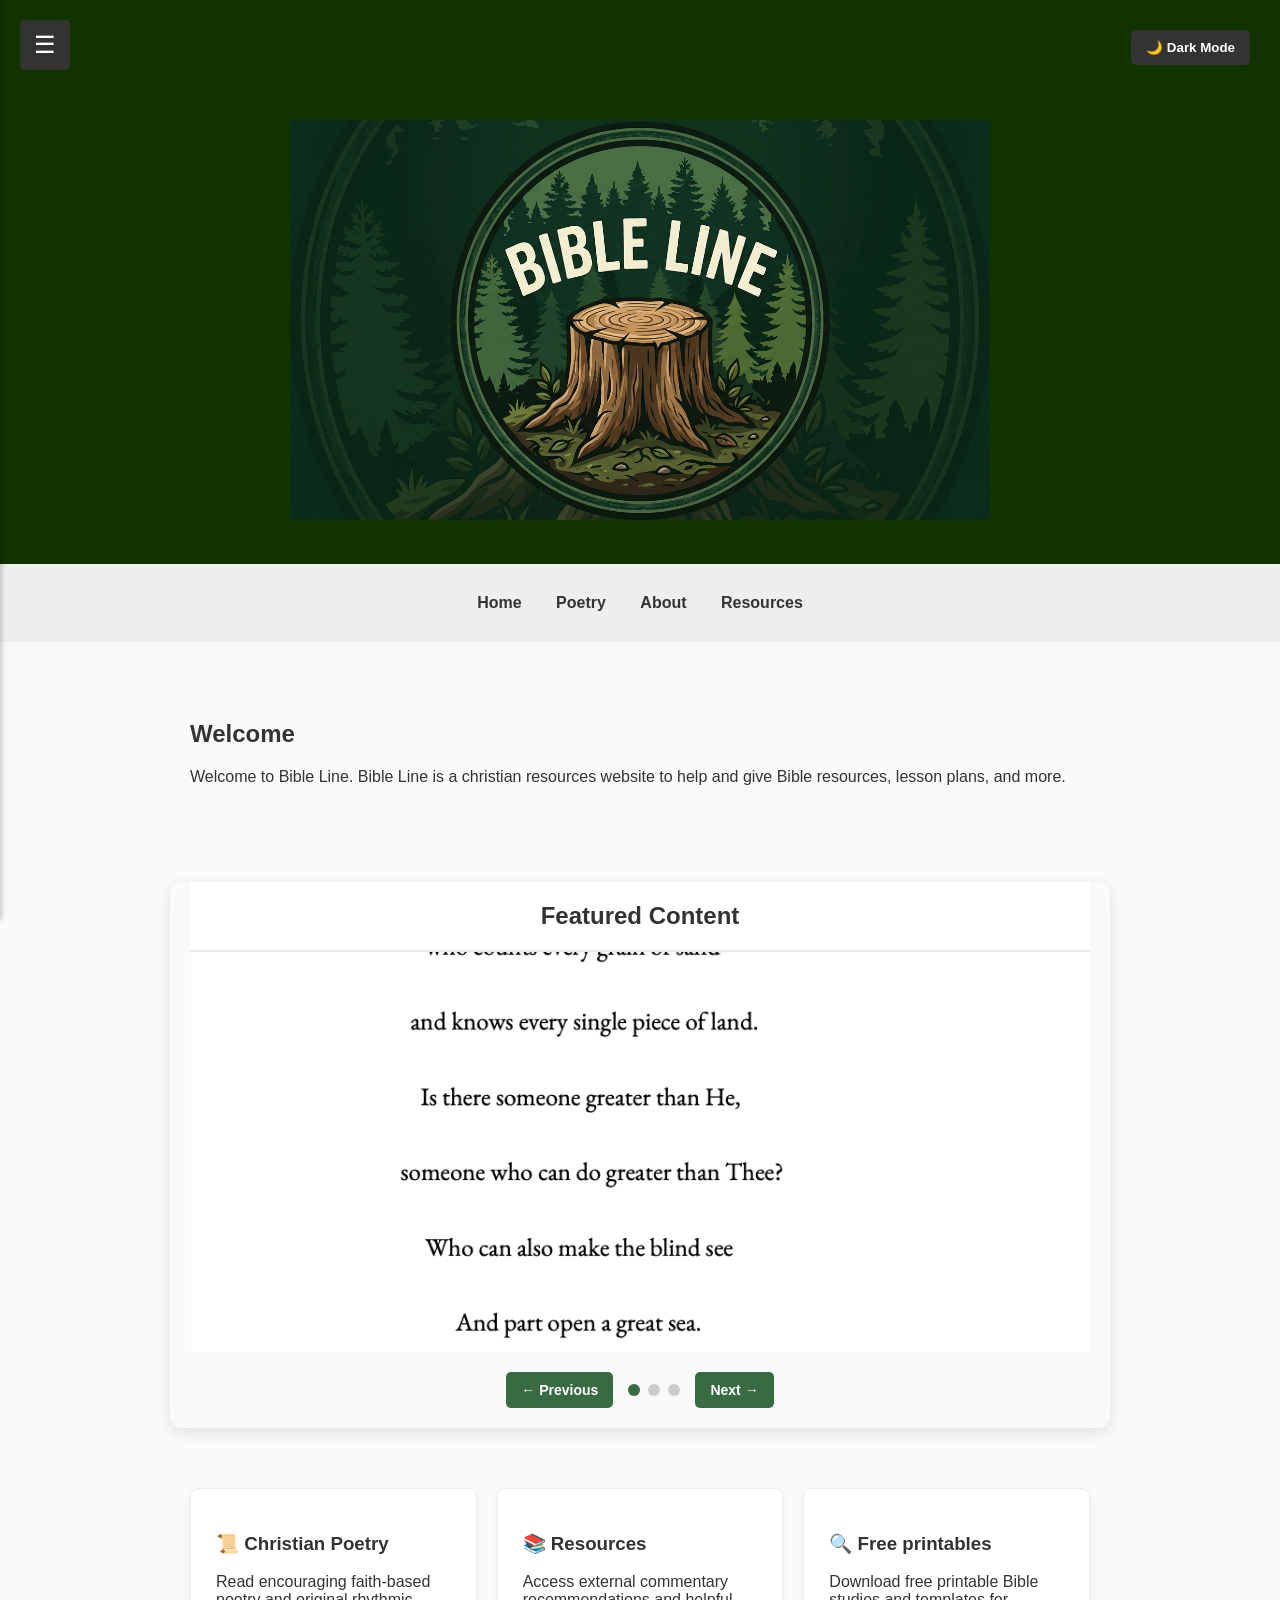
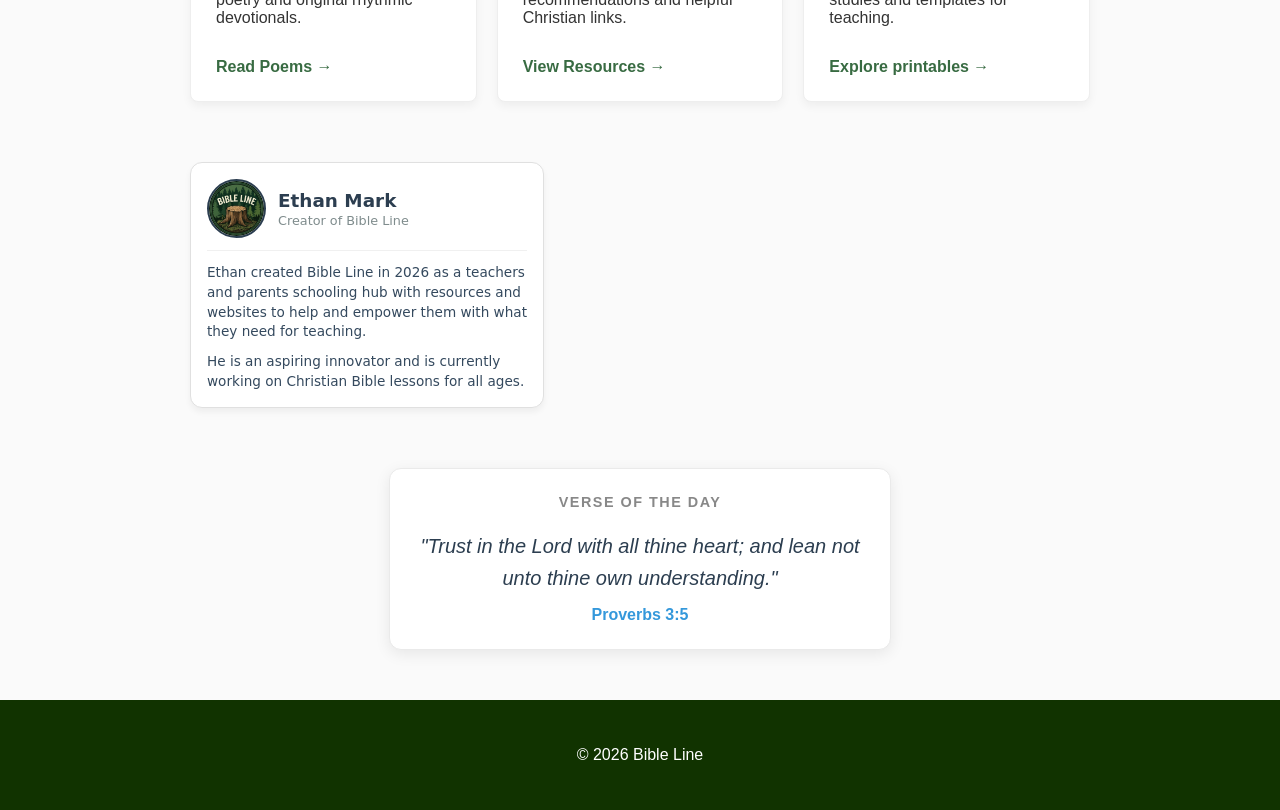
<file: index.html>
<!DOCTYPE html>
<html>
<head>
    <!-- Other tags like title and meta -->
    <link rel="icon" type="image/x-icon" href="favicon-32x32.png">
    <title>Bible Line</title>
    <meta name="viewport" content="width=device-width, initial-scale=1">
    <style>
        .dropdown-content {
            display: none;
            position: absolute; 
            background-color: #f9f9f9;
            box-shadow: 0px 8px 16px 0px rgba(0,0,0,0.2);
            padding: 12px;
            z-index: 1;
        }
        /* FIXED: Added a dot before dropdown-content */
        .dropdown:hover .dropdown-content {
            display: block; 
        }
        body {
            font-family: Arial, sans-serif;
            margin: 0;
            background: #fafafa;
            color: #333;
            transition: background 0.3s, color 0.3s;
        }
        body.dark-mode {
            background: #1a1a1a;
            color: #e0e0e0;
        }
        header {
            background: #130;
            color: white;
            text-align: center;
            padding: 40px;
            position: relative;
        }
        body.dark-mode header {
            background: #0a0a0a;
        }
        /* Sidebar Menu */
        .sidebar-menu {
            position: fixed;
            top: 0;
            left: 0;
            width: 250px;
            height: 100vh;
            background: #130;
            color: white;
            padding-top: 20px;
            transform: translateX(-100%);
            transition: transform 0.3s ease;
            z-index: 2000;
            box-shadow: 2px 0 5px rgba(0, 0, 0, 0.2);
            overflow-y: auto;
        }
        body.dark-mode .sidebar-menu {
            background: #0a0a0a;
        }
        .sidebar-menu.active {
            transform: translateX(0);
        }
        .sidebar-menu a {
            display: block;
            padding: 15px 20px;
            text-decoration: none;
            color: white;
            font-weight: bold;
            transition: all 0.3s ease;
            border-left: 4px solid transparent;
        }
        .sidebar-menu a:hover, .sidebar-menu a:active, .sidebar-menu a:focus {
            background-color: rgba(56, 107, 66, 0.2);
            border-left-color: rgb(56, 107, 66);
            padding-left: 25px;
            color: rgb(56, 107, 66);
        }
        .sidebar-menu a.active {
            background-color: rgba(56, 107, 66, 0.2);
            border-left-color: rgb(56, 107, 66);
            color: rgb(56, 107, 66);
        }
        /* Menu Toggle Button */
        .menu-toggle {
            position: fixed;
            top: 20px;
            left: 20px;
            z-index: 2001;
            background: #333;
            color: white;
            border: none;
            padding: 12px 15px;
            font-size: 24px;
            cursor: pointer;
            border-radius: 5px;
            transition: all 0.3s ease;
            width: 50px;
            height: 50px;
            display: flex;
            align-items: center;
            justify-content: center;
        }
        body.dark-mode .menu-toggle {
            background: #666;
        }
        .menu-toggle:hover {
            background: rgb(56, 107, 66);
            transform: scale(1.05);
        }
        /* Close button inside sidebar */
        .sidebar-close {
            position: absolute;
            top: 20px;
            right: 20px;
            background: none;
            border: none;
            color: white;
            font-size: 28px;
            cursor: pointer;
            padding: 0;
            transition: color 0.3s ease;
        }
        .sidebar-close:hover {
            color: rgb(56, 107, 66);
        }
        /* Overlay when sidebar is open */
        .sidebar-overlay {
            position: fixed;
            top: 0;
            left: 0;
            width: 100%;
            height: 100%;
            background: rgba(0, 0, 0, 0.5);
            z-index: 1999;
            display: none;
        }
        .sidebar-overlay.active {
            display: block;
        }
        /* Adjust header for menu */
        header {
            margin-left: 0;
            transition: margin-left 0.3s ease;
        }
        /* Sidebar menu title */
        .sidebar-title {
            padding: 20px;
            text-align: center;
            border-bottom: 2px solid rgba(255, 255, 255, 0.2);
            margin-bottom: 10px;
            font-size: 18px;
        }
        nav {
            background: #eee;
            text-align: center;
            padding: 15px;
            margin-left: 0;
            transition: margin-left 0.3s ease;
        }
        body.dark-mode nav {
            background: #2a2a2a;
        }
        nav a {
            margin: 15px;
            text-decoration: none;
            color: #333;
            font-weight: bold;
            display: inline-block;
        }
        body.dark-mode nav a {
            color: #e0e0e0;
        }
        nav a:hover, nav a:active, nav a:focus {
            color: rgb(56, 107, 66);
        }
        .hero {
            text-align: center;
            padding: 80px 20px;
            background: #f5f5f5;
        }
        body.dark-mode .hero {
            background: #222;
        }
        section {
            max-width: 900px;
            margin: auto;
            padding: 40px;
        }
        .button {
            background: #000;
            color: white;
            padding: 12px 20px;
            text-decoration: none;
            border-radius: 5px;
            cursor: pointer;
            border: none;
            font-size: 16px;
        }
        .dark-mode-toggle {
            background: #333;
            color: white;
            padding: 10px 15px;
            border: none;
            border-radius: 5px;
            cursor: pointer;
            font-weight: bold;
            margin: 10px;
            position: absolute;
            top: 20px;
            right: 20px;
            transition: background 0.3s ease;
        }
        .dark-mode-toggle:hover {
            background: rgb(56, 107, 66);
        }
        body.dark-mode .dark-mode-toggle {
            background: #666;
        }
        .book {
            background: white;
            padding: 20px;
            margin-bottom: 25px;
            border-radius: 6px;
            box-shadow: 0 0 5px rgba(0, 0, 0, 0.1);
        }
        body.dark-mode .book {
            background: #2a2a2a;
            box-shadow: 0 0 5px rgba(255, 255, 255, 0.1);
        }
        footer {
            text-align: center;
            padding: 30px;
            background: #130;
            color: white;
            margin-top: 50px;
        }
        body.dark-mode footer {
            background: #0a0a0a;
        }
        ::-webkit-scrollbar {
            width: 10px;
        }
        ::-webkit-scrollbar-track {
            background: #f7f7f6;
        }
        ::-webkit-scrollbar-thumb {
            background: #1008;
        }
        ::-webkit-scrollbar-thumb:hover {
            background: #688;
        }
        /* Mobile adjustments */
        @media (max-width: 768px) {
            .menu-toggle {
                width: 45px;
                height: 45px;
                padding: 10px;
            }
            .sidebar-menu {
                width: 200px;
            }
        }
        
        /* Widget Styling */
        #verse-widget {
            font-family: 'Segoe UI', Tahoma, Geneva, Verdana, sans-serif;
            max-width: 450px;
            margin: 20px auto;
            padding: 25px;
            background-color: #FFFFFF;
            border-radius: 12px;
            box-shadow: 0 4px 15px rgba(0, 0, 0, 0.08);
            text-align: center;
            border: 1px solid #EAEAEA;
        }
        body.dark-mode #verse-widget {
            background-color: #2a2a2a;
            border: 1px solid #444444;
            box-shadow: 0 4px 15px rgba(0, 0, 0, 0.3);
        }
        .verse-header {
            font-size: 0.9rem;
            text-transform: uppercase;
            letter-spacing: 1.5px;
            color: #888888;
            margin-bottom: 15px;
            font-weight: 600;
        }
        body.dark-mode .verse-header {
            color: #aaaaaa;
        }
        #verse-text {
            font-size: 1.25rem;
            font-style: italic;
            color: #2C3E50;
            line-height: 1.6;
            margin-bottom: 12px;
        }
        body.dark-mode #verse-text {
            color: #e0e0e0;
        }
        #verse-reference {
            font-size: 1rem;
            font-weight: 600;
            color: #3498DB;
            margin: 0;
        }
        body.dark-mode #verse-reference {
            color: #5dade2;
        }
        .features-grid {
            display: grid;
            grid-template-columns: repeat(auto-fit, minmax(250px, 1fr));
            gap: 20px;
            padding: 20px 40px;
        }
        .feature-card {
            background: white;
            padding: 25px;
            border-radius: 8px;
            box-shadow: 0 4px 10px rgba(0,0,0,0.05);
            transition: transform 0.2s;
            border: 1px solid #eee;
        }
        .feature-card:hover {
            transform: translateY(-5px);
        }
        body.dark-mode .feature-card {
            background: #2a2a2a;
            border-color: #333;
            box-shadow: 0 4px 10px rgba(0,0,0,0.3);
        }
        .card-link {
            display: inline-block;
            margin-top: 15px;
            color: rgb(56, 107, 66);
            text-decoration: none;
            font-weight: bold;
        }
        .search-section { text-align: center; }
        .search-box { display: flex; max-width: 500px; margin: 0 auto 20px; }
        .search-box input { flex: 1; padding: 12px; border: 1px solid #ccc; border-radius: 4px 0 0 4px; }
        .search-box button { padding: 12px 20px; background: rgb(56, 107, 66); color: white; border: none; border-radius: 0 4px 4px 0; cursor: pointer; }
        .search-result-box { max-width: 500px; margin: 0 auto; padding: 20px; background: #fff; border-left: 4px solid rgb(56, 107, 66); border-radius: 4px; }
        body.dark-mode .search-result-box { background: #2a2a2a; }
   
    /* Base Card Layout */
.creator-card {
  max-width: 320px; /* Small, compact width */
  background: #ffffff;
  border: 1px solid #e0e0e0;
  border-radius: 12px;
  padding: 16px;
  box-shadow: 0 4px 6px rgba(0, 0, 0, 0.05);
  font-family: system-ui, -apple-system, sans-serif;
  
  /* Smooth transition setup for the hover effect */
  transition: transform 0.3s ease, box-shadow 0.3s ease;
}

/* Header Layout (Flexbox aligns image and text side-by-side) */
.card-header {
  display: flex;
  align-items: center;
  gap: 12px;
  margin-bottom: 12px;
  border-bottom: 1px solid #f0f0f0;
  padding-bottom: 12px;
}

/* Circular Profile Picture */
.card-picture {
  width: 55px;
  height: 55px;
  border-radius: 50%;
  object-fit: cover;
  border: 2px solid #2c3e50; /* Adjust color to match your site theme */
}

/* Typography Inside Card */
.card-titles h1 {
  font-size: 1.15rem;
  margin: 0;
  color: #2c3e50;
}

.card-subtitle {
  font-size: 0.8rem;
  color: #7f8c8d;
  display: block;
  margin-top: 2px;
}

.card-content p {
  font-size: 0.85rem;
  line-height: 1.45;
  color: #34495e;
  margin: 0 0 10px 0;
}

.card-content p:last-child {
  margin-bottom: 0; /* Cleans up spacing at the bottom */
}

/* The Hover Animation Effect */
.creator-card:hover {
  transform: translateY(-5px); /* Lifts the card up slightly */
  box-shadow: 0 12px 20px rgba(0, 0, 0, 0.1); /* Deepens the shadow */
  border-color: #2c3e50; /* Optional: Changes border accent color on hover */
}

        /* Carousel Styling */
        .carousel-container {
            max-width: 900px;
            margin: 40px auto;
            padding: 0 20px;
            position: relative;
            overflow: hidden;
            border-radius: 12px;
            box-shadow: 0 4px 15px rgba(0, 0, 0, 0.1);
        }

        body.dark-mode .carousel-container {
            box-shadow: 0 4px 15px rgba(0, 0, 0, 0.3);
        }

        .carousel {
            position: relative;
            width: 100%;
            height: 400px;
            background: #f0f0f0;
            overflow: hidden;
        }

        body.dark-mode .carousel {
            background: #222;
        }

        .carousel-slide {
            position: absolute;
            width: 100%;
            height: 100%;
            opacity: 0;
            transition: opacity 0.8s ease-in-out;
            display: flex;
            align-items: center;
            justify-content: center;
        }

        .carousel-slide.active {
            opacity: 1;
        }

        .carousel-slide img {
            width: 100%;
            height: 100%;
            object-fit: cover;
        }

        /* Carousel Controls */
        .carousel-controls {
            display: flex;
            justify-content: center;
            align-items: center;
            gap: 15px;
            padding: 20px;
            background: #f9f9f9;
        }

        body.dark-mode .carousel-controls {
            background: #2a2a2a;
        }

        .carousel-btn {
            background: rgb(56, 107, 66);
            color: white;
            border: none;
            padding: 10px 15px;
            border-radius: 5px;
            cursor: pointer;
            font-weight: bold;
            transition: background 0.3s ease;
            font-size: 14px;
        }

        .carousel-btn:hover {
            background: #3d7547;
        }

        .carousel-dots {
            display: flex;
            gap: 8px;
            justify-content: center;
        }

        .dot {
            width: 12px;
            height: 12px;
            border-radius: 50%;
            background: #ccc;
            cursor: pointer;
            transition: background 0.3s ease;
        }

        .dot.active {
            background: rgb(56, 107, 66);
        }

        .dot:hover {
            background: #999;
        }

        .carousel-title {
            text-align: center;
            padding: 20px;
            font-size: 24px;
            font-weight: bold;
            color: #333;
            background: white;
            border-bottom: 2px solid #eaeaea;
        }

        body.dark-mode .carousel-title {
            background: #2a2a2a;
            color: #e0e0e0;
            border-bottom-color: #444;
        }

        @media (max-width: 768px) {
            .carousel {
                height: 250px;
            }

            .carousel-btn {
                padding: 8px 12px;
                font-size: 12px;
            }

            .carousel-title {
                font-size: 18px;
            }
        }
    </style>
</head>
<body>

    <!-- Sidebar Overlay -->
    <div class="sidebar-overlay" id="sidebarOverlay" onclick="closeSidebar()"></div>

    <!-- Sidebar Menu -->
    <div class="sidebar-menu" id="sidebarMenu">
        <button class="sidebar-close" onclick="closeSidebar()">✕</button>
        <img class="sidebar-title" src="bibleline_logo.png" alt="Company Logo" width="150" height="100">
        <a href="index.html" class="active">Home</a>
        <a href="poetry.html">Poetry</a>
        <a href="about.html">About</a>
           <div class="dropdown">
  <a href="resources.html">Resources</a>
     <div class="dropdown-content">
       <a href="science.html">Science</a>
       <a href="bible.html">Bible</a>
          <a href="biblelineresources.html">Bible Line resources</a>
  </div> 
</div>
   
     
    </div> <!-- FIXED: Added missing closing div for sidebar-menu -->
<!-- Menu Toggle Button -->
<button class="menu-toggle" id="menuToggle" onclick="toggleSidebar()">☰</button>
<header>
  <button class="dark-mode-toggle top-right" onclick="toggleDarkMode()">🌙 Dark Mode</button>
</header>
    <!-- Menu Toggle Button -->
    <button class="menu-toggle" id="menuToggle" onclick="toggleSidebar()">☰</button>

    <header>
        <img src="bibleline_logo.png" alt="Company Logo" width="700" height="400">
    </header>

    <nav>
        <a href="index.html">Home</a>
        <a href="poetry.html">Poetry</a>
        <a href="about.html">About</a>
        <a href="resources.html">Resources</a>
    </nav>
    <br>
  <section>
        <h2>Welcome</h2>
        <p>Welcome to Bible Line. Bible Line is a christian resources website to help and give Bible resources, lesson plans, and more.</p>
    </section>

    <!-- Auto-Rotating Carousel -->
    <div class="carousel-container">
        <div class="carousel-title">Featured Content</div>
        <div class="carousel">
            <div class="carousel-slide active">
                <img src="Who is He.png" alt="Featured Image 1">
            </div>
            <div class="carousel-slide">
                <img src="The love Definition.png" alt="Featured Image 2">
            </div>
            <div class="carousel-slide">
                <img src="bibleline_logo.png" alt="Featured Image 3">
            </div>
        </div>
        <div class="carousel-controls">
            <button class="carousel-btn" onclick="previousSlide()">← Previous</button>
            <div class="carousel-dots">
                <span class="dot active" onclick="goToSlide(0)"></span>
                <span class="dot" onclick="goToSlide(1)"></span>
                <span class="dot" onclick="goToSlide(2)"></span>
              <!--  <span class="dot" onclick="goToSlide(3)"></span> -->
            </div>
            <button class="carousel-btn" onclick="nextSlide()">Next →</button>
        </div>
    </div>
    
<section class="features-grid">
    <div class="feature-card">
        <h3>📜 Christian Poetry</h3>
        <p>Read encouraging faith-based poetry and original rhythmic devotionals.</p>
        <a href="poetry.html" class="card-link">Read Poems →</a>
    </div>
    <div class="feature-card">
        <h3>📚 Resources</h3>
        <p>Access external commentary recommendations and helpful Christian links.</p>
        <a href="resources.html" class="card-link">View Resources →</a>
    </div>
    <div class="feature-card">
        <h3>🔍 Free printables</h3>
        <p>Download free printable Bible studies and templates for teaching.</p>
        <a href="biblelineresources.html" class="card-link">Explore printables →</a>
    </div>
</section>

    <!-- Hoverable Creator Card -->
<section><aside class="creator-card">
  <div class="card-header">
    <img src="bibleline_logo.png" alt="Ethan Mark Profile Picture" class="card-picture">
    <div class="card-titles">
      <h1>Ethan Mark</h1>
      <span class="card-subtitle">Creator of Bible Line</span>
    </div>
  </div>
  
  <div class="card-content">
    <p>Ethan created Bible Line in 2026 as a teachers and parents schooling hub with resources and websites to help and empower them with what they need for teaching.</p>
    <p>He is an aspiring innovator and is currently working on Christian Bible lessons for all ages.</p>
  </div>
</aside></section>
<!---<section class="search-section">
    <h2>Quick Scripture Lookup</h2>
    <div class="search-box">
        <input type="text" id="scriptureInput" placeholder="e.g., John 3:16 or Genesis 1:1">
        <button onclick="lookupScripture()">Search</button>
    </div>
    <div id="searchResult" class="search-result-box" style="display:none;"></div>
</section> -->
    
    <!-- Verse of the Day Widget Container -->
    <div id="verse-widget">
        <div class="verse-header">Verse of the Day</div>
        <p id="verse-text">Loading daily verse...</p>
        <p id="verse-reference"></p>
    </div>

    
    <footer>
        <p>© 2026 Bible Line</p>
    </footer>

    <!-- Combined and Corrected Logic Script -->
    <script>
        // A curated list of verses to rotate through daily
        const verses = [
            {
                text: "I can do all things through Christ which strengtheneth me.",
                ref: "Philippians 4:13"
            },
            {
                text: "For I know the thoughts that I think toward you, saith the Lord, thoughts of peace, and not of evil, to give you an expected end.",
                ref: "Jeremiah 29:11"
            },
            {
                text: "Trust in the Lord with all thine heart; and lean not unto thine own understanding.",
                ref: "Proverbs 3:5"
            },
            {
                text: "The Lord is my shepherd; I shall not want.",
                ref: "Psalm 23:1"
            },
            {
                text: "But they that wait upon the Lord shall renew their strength; they shall mount up with wings as eagles; they shall run, and not be weary; and they shall walk, and not faint.",
                ref: "Isaiah 40:31"
            },
            {
                text: "Have not I commanded thee? Be strong and of a good courage; be not afraid, neither be thou dismayed: for the Lord thy God is with thee whithersoever thou goest.",
                ref: "Joshua 1:9"
            },
            {
                text: "And we know that all things work together for good to them that love God, to them who are the called according to his purpose.",
                ref: "Romans 8:28"
            }
        ];

        function displayDailyVerse() {
            // Get the current day of the year (0-365) to determine the index
            const now = new Date();
            const start = new Date(now.getFullYear(), 0, 0);
            const diff = now - start;
            const oneDay = 1000 * 60 * 60 * 24;
            const dayOfYear = Math.floor(diff / oneDay);

            // Select the verse using the day number
            const verseIndex = dayOfYear % verses.length;
            const dailyVerse = verses[verseIndex];

            // Inject into the HTML
            document.getElementById("verse-text").innerText = `"${dailyVerse.text}"`;
            document.getElementById("verse-reference").innerText = dailyVerse.ref;
        }

        // Carousel functionality
        let currentSlide = 0;
        const slides = document.querySelectorAll('.carousel-slide');
        const dots = document.querySelectorAll('.dot');
        let autoRotateInterval;

        function showSlide(n) {
            slides.forEach(slide => slide.classList.remove('active'));
            dots.forEach(dot => dot.classList.remove('active'));
            
            slides[n].classList.add('active');
            dots[n].classList.add('active');
            currentSlide = n;
        }

        function nextSlide() {
            showSlide((currentSlide + 1) % slides.length);
            resetAutoRotate();
        }

        function previousSlide() {
            showSlide((currentSlide - 1 + slides.length) % slides.length);
            resetAutoRotate();
        }

        function goToSlide(n) {
            showSlide(n);
            resetAutoRotate();
        }

        function autoRotate() {
            nextSlide();
        }

        function resetAutoRotate() {
            clearInterval(autoRotateInterval);
            autoRotateInterval = setInterval(autoRotate, 5000); // Change slide every 5 seconds
        }

        // Toggle sidebar menu
        function toggleSidebar() {
            const sidebar = document.getElementById('sidebarMenu');
            const overlay = document.getElementById('sidebarOverlay');
            sidebar.classList.toggle('active');
            overlay.classList.toggle('active');
        }

        // Close sidebar menu
        function closeSidebar() {
            const sidebar = document.getElementById('sidebarMenu');
            const overlay = document.getElementById('sidebarOverlay');
            sidebar.classList.remove('active');
            overlay.classList.remove('active');
        }

        // Run everything once DOM is ready to avoid window.onload overriding issues
        document.addEventListener('DOMContentLoaded', function() {
            // Run verse display
            displayDailyVerse();

            // Start carousel auto-rotation
            autoRotateInterval = setInterval(autoRotate, 5000);

            // Close sidebar when clicking on a link
            document.querySelectorAll('.sidebar-menu a').forEach(link => {
                link.addEventListener('click', function() {
                    closeSidebar();
                });
            });

            // Close sidebar when pressing Escape key
            document.addEventListener('keydown', function(event) {
                if (event.key === 'Escape') {
                    closeSidebar();
                }
            });

            // Load saved dark mode preference
            if (localStorage.getItem('darkMode') === 'enabled') {
                document.body.classList.add('dark-mode');
            }

            // Set active sidebar link based on current page
            const currentPage = window.location.pathname.split('/').pop() || 'index.html';
            document.querySelectorAll('.sidebar-menu a').forEach(link => {
                if (link.getAttribute('href') === currentPage) {
                    link.classList.add('active');
                }
            });
        });
        
        // Toggle dark mode
        function toggleDarkMode() {
            document.body.classList.toggle('dark-mode');
            
            // Save preference to browser storage
            if (document.body.classList.contains('dark-mode')) {
                localStorage.setItem('darkMode', 'enabled');
            } else {
                localStorage.setItem('darkMode', 'disabled');
            }
        }
        
        async function lookupScripture() {
            const query = document.getElementById('scriptureInput').value.trim();
            const resultBox = document.getElementById('searchResult');
            if (!query) return;

            resultBox.style.display = "block";
            resultBox.innerText = "Searching...";

            try {
                // Uses the open translation API
                const response = await fetch(`https://bible-api.com${encodeURIComponent(query)}`);
                if (!response.ok) throw new Error();
                const data = await response.json();
                
                resultBox.innerHTML = `<strong>${data.reference} (${data.translation_name})</strong><p>"${data.text.trim()}"</p>`;
            } catch (e) {
                resultBox.innerHTML = "<span style='color:red;'>Verse not found. Please check spelling (e.g., 'John 3:16').</span>";
            }
        }
    </script>
</body>
</html>
</file>
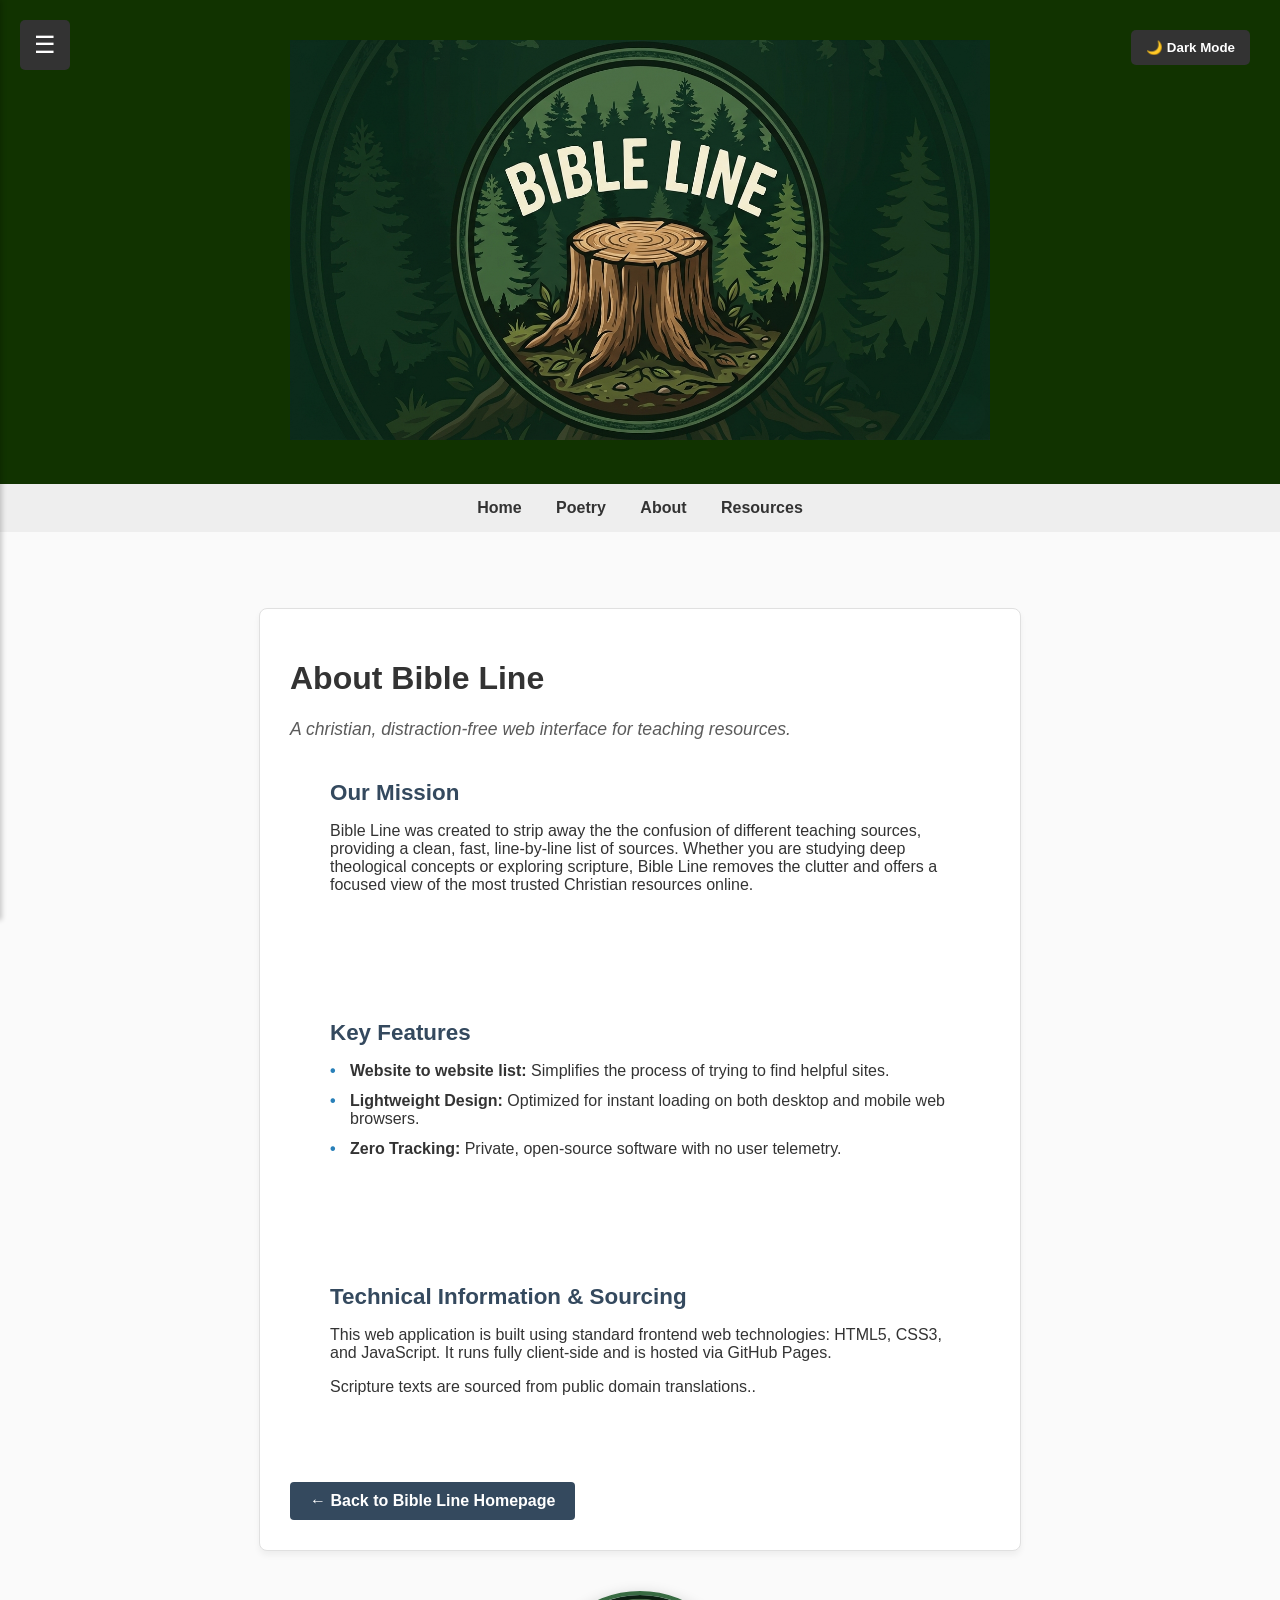
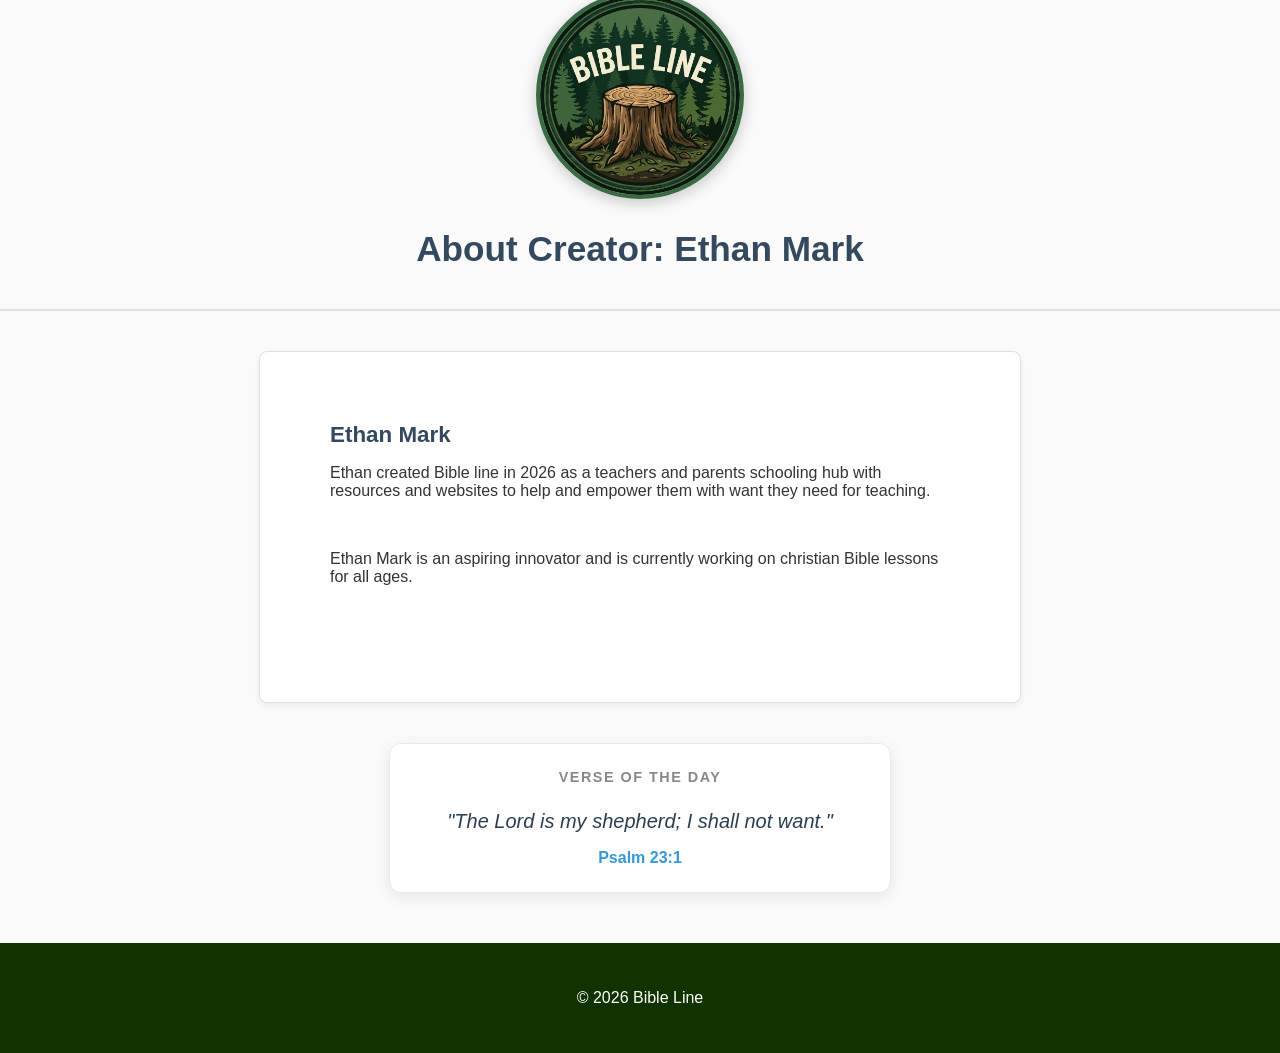
<file: about.html>
<!DOCTYPE html>
<html>
<head>
  <link rel="icon" type="image/x-icon" href="favicon-32x32.png">
<title>Bible Line | About</title>
<link rel="stylesheet" href="css/style.css">
<style>
    .dropdown-content {
 display: none;
  position: absolute; /* Position it below the item */
  background-color: #f9f9f9;
  box-shadow: 0px 8px 16px 0px rgba(0,0,0,0.2);
  padding: 12px;
  z-index: 1;
}

 .dropdown:hover  .dropdown-content{
  display: block; /* Show the box */
}
  
  body {
font-family: Arial, sans-serif;
margin:0;
background:#fafafa;
color:#333;
transition: background 0.3s, color 0.3s;
}

body.dark-mode {
  background: #1a1a1a;
  color: #e0e0e0;
}

header{
background:#130;
color:white;
text-align:center;
padding:40px;
position: relative;
}

  .size{
    font-size: 55px;
  }
  
body.dark-mode header {
  background: #0a0a0a;
}

/* Sidebar Menu */
.sidebar-menu {
    position: fixed;
    top: 0;
    left: 0;
    width: 250px;
    height: 100vh;
    background: #130;
    color: white;
    padding-top: 20px;
    transform: translateX(-100%);
    transition: transform 0.3s ease;
    z-index: 2000;
    box-shadow: 2px 0 5px rgba(0, 0, 0, 0.2);
    overflow-y: auto;
}

body.dark-mode .sidebar-menu {
    background: #0a0a0a;
}

.sidebar-menu.active {
    transform: translateX(0);
}

.sidebar-menu a {
    display: block;
    padding: 15px 20px;
    text-decoration: none;
    color: white;
    font-weight: bold;
    transition: all 0.3s ease;
    border-left: 4px solid transparent;
}

.sidebar-menu a:hover, 
.sidebar-menu a:active, 
.sidebar-menu a:focus {
    background-color: rgba(56, 107, 66, 0.2);
    border-left-color: rgb(56, 107, 66);
    padding-left: 25px;
    color: rgb(56, 107, 66);
}

.sidebar-menu a.active {
    background-color: rgba(56, 107, 66, 0.2);
    border-left-color: rgb(56, 107, 66);
    color: rgb(56, 107, 66);
}

/* Menu Toggle Button */
.menu-toggle {
    position: fixed;
    top: 20px;
    left: 20px;
    z-index: 2001;
    background: #333;
    color: white;
    border: none;
    padding: 12px 15px;
    font-size: 24px;
    cursor: pointer;
    border-radius: 5px;
    transition: all 0.3s ease;
    width: 50px;
    height: 50px;
    display: flex;
    align-items: center;
    justify-content: center;
}

body.dark-mode .menu-toggle {
    background: #666;
}

.menu-toggle:hover {
    background: rgb(56, 107, 66);
    transform: scale(1.05);
}

/* Close button inside sidebar */
.sidebar-close {
    position: absolute;
    top: 20px;
    right: 20px;
    background: none;
    border: none;
    color: white;
    font-size: 28px;
    cursor: pointer;
    padding: 0;
    transition: color 0.3s ease;
}

.sidebar-close:hover {
    color: rgb(56, 107, 66);
}

/* Overlay when sidebar is open */
.sidebar-overlay {
    position: fixed;
    top: 0;
    left: 0;
    width: 100%;
    height: 100%;
    background: rgba(0, 0, 0, 0.5);
    z-index: 1999;
    display: none;
}

.sidebar-overlay.active {
    display: block;
}

/* Sidebar menu title */
.sidebar-title {
    padding: 20px;
    text-align: center;
    border-bottom: 2px solid rgba(255, 255, 255, 0.2);
    margin-bottom: 10px;
    font-size: 18px;
}

nav {
background:#eee;
text-align:center;
padding:15px;
}

body.dark-mode nav  {
  background: #2a2a2a;
}

nav a {
margin:15px;
text-decoration:none;
color:#333;
font-weight:bold;
}

body.dark-mode nav a {
  color: #e0e0e0;
} 

.hero{
text-align:center;
padding:80px 20px;
background:#f5f5f5;
}

body.dark-mode .hero {
  background: #222;
}

section{
max-width:900px;
margin:auto;
padding:40px;
}

.button{
background:#000;
color:white;
padding:12px 20px;
text-decoration:none;
border-radius:5px;
cursor:pointer;
border:none;
font-size:16px;
}

.dark-mode-toggle {
  background: #333;
  color: white;
  padding: 10px 15px;
  border: none;
  border-radius: 5px;
  cursor: pointer;
  font-weight: bold;
  margin: 10px;
  position: absolute;
  top: 20px;
  right: 20px;
  transition: background 0.3s ease;
}

.dark-mode-toggle:hover {
  background: rgb(56, 107, 66);
}

body.dark-mode .dark-mode-toggle {
  background: #666;
}

.book{
background:white;
padding:20px;
margin-bottom:25px;
border-radius:6px;
box-shadow:0 0 5px rgba(0,0,0,0.1);
}

body.dark-mode .book {
  background: #2a2a2a;
  box-shadow: 0 0 5px rgba(255,255,255,0.1);
}

footer{
text-align:center;
padding:30px;
background:#130;
color:white;
margin-top:50px;
}

body.dark-mode footer {
  background: #0a0a0a;
}

 .dark-mode-toggle.top-right {
  top: 20px;
  right: 20px;
}
 
 .button:hover, .button:active, .button:focus { 
                background-color: rgb(56, 107, 66);
                 
             }  
 
 nav a:hover, nav a:active, nav a:focus {
             color: rgb(56, 107, 66);
         } 
  
   
             ::-webkit-scrollbar {
                 width: 10px;
             }
             ::-webkit-scrollbar-track {
                 background: #f7f7f6;
             }
             ::-webkit-scrollbar-thumb {
                 background: #1008;
             }
             ::-webkit-scrollbar-thumb:hover {
                 background: #788;
             }
       
     .close:hover,
             .close:focus {
                 color: #bbb;
                 text-decoration: none;
                 cursor: pointer;
             }

@media (max-width: 768px) {
    .menu-toggle {
        width: 45px;
        height: 45px;
        padding: 10px;
    }

    .sidebar-menu {
        width: 200px;
    }
}
 a{
  text-decoration:none;
  color:rgb(90, 122, 92);
 }

/* Base Layout & Permanent Light Theme */
:root {
    --bg-color: #f9f9f9;
    --card-bg: #ffffff;
    --text-color: #2c3e50;
    --accent-color: #34495e;
    --link-color: #2980b9;
    --border-color: #e0e0e0;
    --max-width: 700px;
}

/* Container Structure */
.about-container {
    max-width: var(--max-width);
    margin: 40px auto;
    padding: 30px;
    background-color: var(--card-bg);
    border-radius: 8px;
    box-shadow: 0 4px 6px rgba(0, 0, 0, 0.05);
    border: 1px solid var(--border-color);
}

/* Typography & Headings */
.about-header {
    border-bottom: 2px solid var(--border-color);
    padding-bottom: 20px;
    margin-bottom: 30px;
    text-align: center;
}

.about-header h1 {
    font-size: 2.2rem;
    margin: 0 0 10px 0;
    color: var(--accent-color);
}

.tagline {
    font-size: 1.1rem;
    font-style: italic;
    opacity: 0.8;
    margin: 0;
}

.about-section {
    margin-bottom: 30px;
}

.about-section h2 {
    font-size: 1.4rem;
    color: var(--accent-color);
    margin-top: 0;
    margin-bottom: 12px;
}

/* Feature Lists */
.about-section ul {
    list-style-type: none;
    padding: 0;
}

.about-section li {
    margin-bottom: 12px;
    padding-left: 20px;
    position: relative;
}

/* Clean, custom bullet points */
.about-section li::before {
    content: "•";
    color: var(--link-color);
    font-weight: bold;
    position: absolute;
    left: 0;
}

/* Links & Interactive Elements */
a {
    color: var(--link-color);
    text-decoration: none;
    transition: opacity 0.2s ease;
}

a:hover {
    text-decoration: underline;
    opacity: 0.9;
}

/* Navigation Footer & Button */
.about-footer {
    margin-top: 40px;
    padding-top: 20px;
    border-top: 1px solid var(--border-color);
    text-align: center;
}

.back-btn {
    display: inline-block;
    padding: 10px 20px;
    background-color: var(--accent-color);
    color: var(--card-bg) !important; /* Forces text to contrast with button background */
    border-radius: 4px;
    font-weight: bold;
    transition: transform 0.1s ease, filter 0.2s ease;
}

.back-btn:hover {
    text-decoration: none;
    filter: brightness(1.1);
    transform: translateY(-1px);
}

/* Responsive adjustments for smaller screens */
@media (max-width: 480px) {
    body { padding: 10px; }
    .about-container { padding: 20px; margin: 10px auto; }
    .about-header h1 { font-size: 1.8rem; }
}

/* Widget Styling */
#verse-widget {
    font-family: 'Segoe UI', Tahoma, Geneva, Verdana, sans-serif;
    max-width: 450px;
    margin: 20px auto;
    padding: 25px;
    background-color: #FFFFFF;
    border-radius: 12px;
    box-shadow: 0 4px 15px rgba(0, 0, 0, 0.08);
    text-align: center;
    border: 1px solid #EAEAEA;
}

body.dark-mode #verse-widget {
    background-color: #2a2a2a;
    border: 1px solid #444444;
    box-shadow: 0 4px 15px rgba(0, 0, 0, 0.3);
}

.verse-header {
    font-size: 0.9rem;
    text-transform: uppercase;
    letter-spacing: 1.5px;
    color: #888888;
    margin-bottom: 15px;
    font-weight: 600;
}

body.dark-mode .verse-header {
    color: #aaaaaa;
}

#verse-text {
    font-size: 1.25rem;
    font-style: italic;
    color: #2C3E50;
    line-height: 1.6;
    margin-bottom: 12px;
}

body.dark-mode #verse-text {
    color: #e0e0e0;
}

#verse-reference {
    font-size: 1rem;
    font-weight: 600;
    color: #3498DB;
    margin: 0;
}

body.dark-mode #verse-reference {
    color: #5dade2;
}
  body.dark-mode .about-container {
    background-color: #2a2a2a;
    border: 1px solid #444444;
    box-shadow: 0 4px 6px rgba(0, 0, 0, 0.3);
}

/* Profile Section */
.profile-header {
    display: flex;
    flex-direction: column;
    align-items: center;
    text-align: center;
    margin-bottom: 40px;
    padding-bottom: 30px;
    border-bottom: 2px solid var(--border-color);
}

body.dark-mode .profile-header {
    border-bottom: 2px solid #444444;
}

/* Circular Profile Picture */
.profile-picture {
    width: 200px;
    height: 200px;
    border-radius: 50%;
    object-fit: cover;
    margin-bottom: 20px;
    box-shadow: 0 4px 15px rgba(0, 0, 0, 0.2);
    border: 4px solid rgb(56, 107, 66);
    transition: transform 0.3s ease;
}

.profile-picture:hover {
    transform: scale(1.05);
}

body.dark-mode .profile-picture {
    box-shadow: 0 4px 15px rgba(0, 0, 0, 0.5);
}

.profile-header h1 {
    font-size: 2.2rem;
    margin: 10px 0;
    color: var(--accent-color);
}

body.dark-mode .profile-header h1 {
    color: #e0e0e0;
}

.profile-header .tagline {
    font-size: 1.1rem;
    font-style: italic;
    opacity: 0.8;
    margin: 5px 0 0 0;
    color: var(--text-color);
}

body.dark-mode .profile-header .tagline {
    color: #aaaaaa;
}
body.dark-mode .about-header {
    border-bottom: 2px solid #444444;
}
  body.dark-mode .about-header h1 {
    color: #e0e0e0;
}
body.dark-mode .tagline {
    color: #aaaaaa;
}
  body.dark-mode .about-section h2 {
    color: #e0e0e0;
}
  body.dark-mode .about-section li {
    color: #e0e0e0;
}
  body.dark-mode .about-footer {
    border-top: 1px solid #444444;
}
  /* Responsive adjustments for smaller screens */
@media (max-width: 480px) {
    body { padding: 10px; }
    .about-container { padding: 20px; margin: 10px auto; }
    .about-header h1 { font-size: 1.8rem; }
    .profile-picture { width: 150px; height: 150px; }
    .profile-header h1 { font-size: 1.8rem; }
}
 </style>
</head>

<body>

<!-- Sidebar Overlay -->
<div class="sidebar-overlay" id="sidebarOverlay" onclick="closeSidebar()"></div>

<!-- Sidebar Menu -->
<div class="sidebar-menu" id="sidebarMenu">
    <button class="sidebar-close" onclick="closeSidebar()">✕</button>
<img class="sidebar-title" src="bibleline_logo.png" alt="Company Logo" width="150" height="100">
  <a href="index.html" class="active">Home</a>
  <a href="poetry.html">Poetry</a>
  <a href="about.html">About</a>
      <div class="dropdown">
  <a href="resources.html">Resources</a>
     <div class="dropdown-content">
       <a href="science.html">Science</a>
       <a href="bible.html">Bible</a>
        <a href="biblelineresources.html">Bible Line resources</a>
  </div> 
</div>
    
   
 
</div>

<!-- Menu Toggle Button -->
<button class="menu-toggle" id="menuToggle" onclick="toggleSidebar()">☰</button>

<header>
<img src="bibleline_logo.png" alt="Company Logo" width="700" height="400">
 <button class="dark-mode-toggle" onclick="toggleDarkMode()">🌙 Dark Mode</button>
</header>

<nav>
<a href="index.html">Home</a>
<a href="poetry.html">Poetry</a>
<a href="about.html">About</a>
<a href="resources.html">Resources</a>
</nav>

<br><br>
<main class="about-container">
    <!-- Header Section -->

        <h1>About Bible Line</h1>
        <p class="tagline">A christian, distraction-free web interface for teaching resources.</p>
    

    <!-- Mission Section -->
    <section class="about-section">
        <h2>Our Mission</h2>
        <p>Bible Line was created to strip away the the confusion of different teaching sources, providing a clean, fast, line-by-line list of sources. Whether you are studying deep theological concepts or exploring scripture, Bible Line removes the clutter and offers a focused view of the most trusted Christian resources online.</p>
    </section>

    <!-- Features Section -->
    <section class="about-section">
        <h2>Key Features</h2>
        <ul>
            <li><strong>Website to website list:</strong> Simplifies the process of trying to find helpful sites.</li>
            <li><strong>Lightweight Design:</strong> Optimized for instant loading on both desktop and mobile web browsers.</li>
            <li><strong>Zero Tracking:</strong> Private, open-source software with no user telemetry.</li>
        </ul>
    </section>

    <!-- Technical Details & Credits -->
    <section class="about-section">
        <h2>Technical Information & Sourcing</h2>
        <p>This web application is built using standard frontend web technologies: HTML5, CSS3, and JavaScript. It runs fully client-side and is hosted via GitHub Pages.</p>
        <p>Scripture texts are sourced from public domain translations.</a>.</p>
    </section>

    <!-- Back Navigation -->
   
        <a href="index.html" class="back-btn">← Back to Bible Line Homepage</a>

</main>

  <!-- Profile Section with Circular Picture -->
    <div class="profile-header">
        <img src="bibleline_logo.png" alt="Profile Picture" class="profile-picture">
        <h1>About Creator: Ethan Mark</h1></div>

 
<main class="about-container">
  <section class="about-section">
        <h2>Ethan Mark</h2>
        <p>Ethan created Bible line in 2026 as a teachers and parents schooling hub with resources and websites to help and empower them with want they need for teaching.</p><br>
      <p>Ethan Mark is an aspiring innovator and is currently working on christian Bible lessons for all ages.  </p>
    </section>
</main>
  
<!-- Verse of the Day Widget Container -->
<div id="verse-widget">
  <div class="verse-header">Verse of the Day</div>
  <p id="verse-text">Loading daily verse...</p>
  <p id="verse-reference"></p>
</div>

 <footer>
<p>© 2026 Bible Line</p>
</footer>
  
<!-- Widget Logic -->
<script>
  // A curated list of verses to rotate through daily
  const verses = [
    {
      text: "For I know the plans I have for you, declares the Lord, plans for welfare and not for evil, to give you a future and a hope.",
      ref: "Jeremiah 29:11"
    },
    {
      text: "Trust in the Lord with all your heart, and do not lean on your own understanding.",
      ref: "Proverbs 3:5"
    },
    {
      text: "The Lord is my shepherd; I shall not want.",
      ref: "Psalm 23:1"
    },
    {
      text: "I can do all things through him who strengthens me.",
      ref: "Philippians 4:13"
    },
    {
      text: "But they who wait for the Lord shall renew their strength; they shall mount up with wings like eagles.",
      ref: "Isaiah 40:31"
    },
    {
      text: "Be strong and courageous. Do not be frightened, and do not be dismayed, for the Lord your God is with you wherever you go.",
      ref: "Joshua 1:9"
    },
    {
      text: "And we know that for those who love God all things work together for good, for those who are called according to his purpose.",
      ref: "Romans 8:28"
    }
  ];

  function displayDailyVerse() {
    // Get the current day of the year (0-365) to determine the index
    const now = new Date();
    const start = new Date(now.getFullYear(), 0, 0);
    const diff = now - start;
    const oneDay = 1000 * 60 * 60 * 24;
    const dayOfYear = Math.floor(diff / oneDay);

    // Select the verse using the day number
    const verseIndex = dayOfYear % verses.length;
    const dailyVerse = verses[verseIndex];

    // Inject into the HTML
    document.getElementById("verse-text").innerText = `"${dailyVerse.text}"`;
    document.getElementById("verse-reference").innerText = dailyVerse.ref;
  }

  // Run the function when the page loads
  window.onload = displayDailyVerse;
</script>

<script>
//Copy URL button script

document.querySelectorAll('.copy-btn').forEach(button => {
    button.addEventListener('click', () => {
        const urlToCopy = button.getAttribute('data-url');
        
        // Use the Clipboard API
        navigator.clipboard.writeText(urlToCopy).then(() => {
            // Optional: Provide feedback to the user
            const originalText = button.innerText;
            button.innerText = 'Copied!';
            setTimeout(() => {
                button.innerText = originalText;
            }, 1500);
        }).catch(err => {
            console.error('Failed to copy: ', err);
        });
    });
});

 
 // Toggle sidebar menu
function toggleSidebar() {
    const sidebar = document.getElementById('sidebarMenu');
    const overlay = document.getElementById('sidebarOverlay');
    sidebar.classList.toggle('active');
    overlay.classList.toggle('active');
}

// Close sidebar menu
function closeSidebar() {
    const sidebar = document.getElementById('sidebarMenu');
    const overlay = document.getElementById('sidebarOverlay');
    sidebar.classList.remove('active');
    overlay.classList.remove('active');
}

// Close sidebar when clicking on a link
document.querySelectorAll('.sidebar-menu a').forEach(link => {
    link.addEventListener('click', function() {
        closeSidebar();
    });
});

// Close sidebar when pressing Escape key
document.addEventListener('keydown', function(event) {
    if (event.key === 'Escape') {
        closeSidebar();
    }
});

// Toggle dark mode
function toggleDarkMode() {
  document.body.classList.toggle('dark-mode');
  
  // Save preference to browser storage
  if (document.body.classList.contains('dark-mode')) {
    localStorage.setItem('darkMode', 'enabled');
  } else {
    localStorage.setItem('darkMode', 'disabled');
  }
}

// Load saved preference on page load
window.addEventListener('DOMContentLoaded', function() {
  if (localStorage.getItem('darkMode') === 'enabled') {
    document.body.classList.add('dark-mode');
  }

  // Set active sidebar link based on current page
  const currentPage = window.location.pathname.split('/').pop() || 'index.html';
  document.querySelectorAll('.sidebar-menu a').forEach(link => {
    if (link.getAttribute('href') === currentPage) {
      link.classList.add('active');
    }
  });
});
</script>


</body>
</html>
</file>
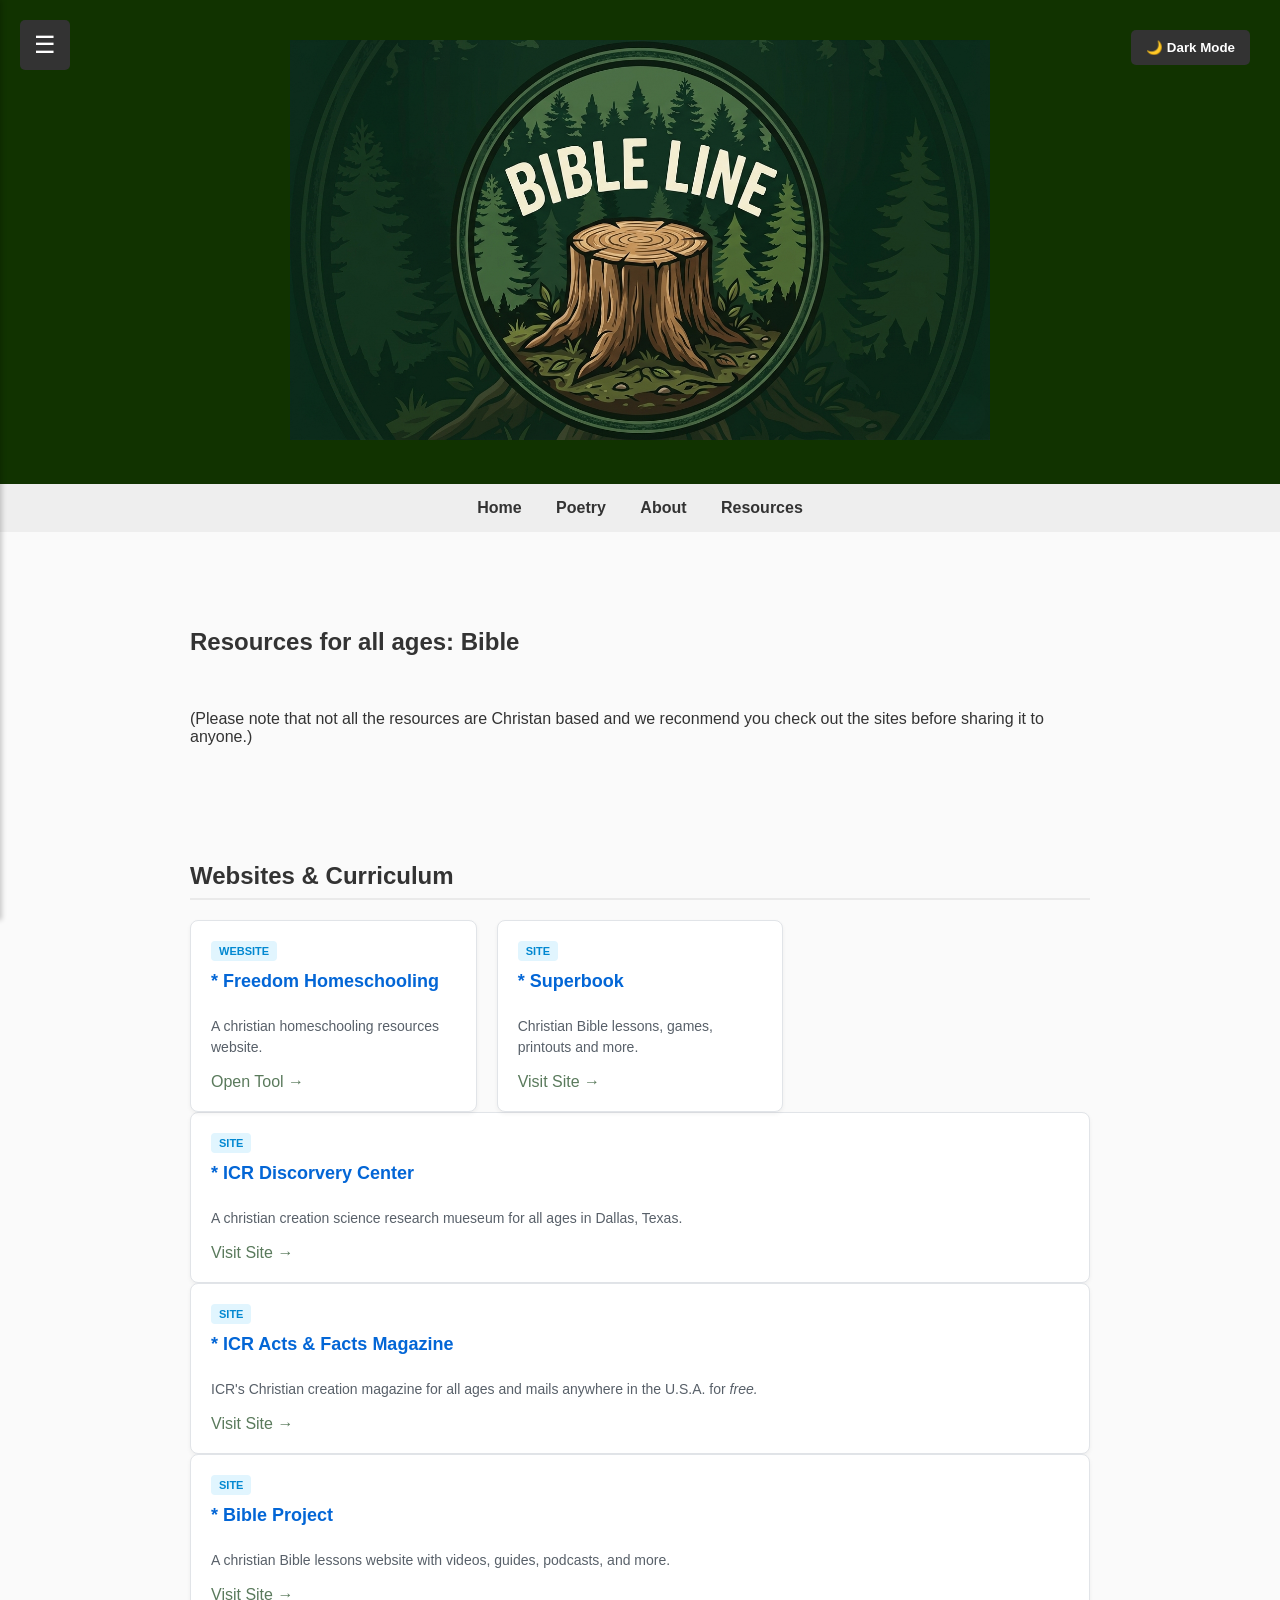
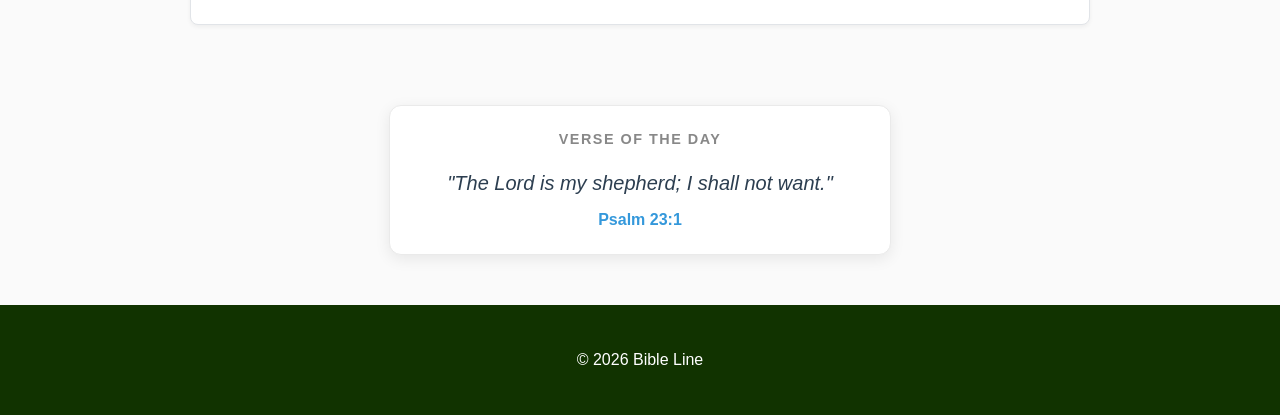
<file: bible.html>
<!DOCTYPE html>
<html>
<head>
  <link rel="icon" type="image/x-icon" href="favicon-32x32.png">
<title>Bible Line | Resources | Bible</title>
<link rel="stylesheet" href="css/style.css">
<style>
    .dropdown-content {
 display: none;
  position: absolute; /* Position it below the item */
  background-color: #f9f9f9;
  box-shadow: 0px 8px 16px 0px rgba(0,0,0,0.2);
  padding: 12px;
  z-index: 1;
}

 .dropdown:hover  .dropdown-content{
  display: block; /* Show the box */
}
  
  body {
font-family: Arial, sans-serif;
margin:0;
background:#fafafa;
color:#333;
transition: background 0.3s, color 0.3s;
}

body.dark-mode {
  background: #1a1a1a;
  color: #e0e0e0;
}

header{
background:#130;
color:white;
text-align:center;
padding:40px;
position: relative;
}

  .size{
    font-size: 55px;
  }
  
body.dark-mode header {
  background: #0a0a0a;
}

/* Sidebar Menu */
.sidebar-menu {
    position: fixed;
    top: 0;
    left: 0;
    width: 250px;
    height: 100vh;
    background: #130;
    color: white;
    padding-top: 20px;
    transform: translateX(-100%);
    transition: transform 0.3s ease;
    z-index: 2000;
    box-shadow: 2px 0 5px rgba(0, 0, 0, 0.2);
    overflow-y: auto;
}

body.dark-mode .sidebar-menu {
    background: #0a0a0a;
}

.sidebar-menu.active {
    transform: translateX(0);
}

.sidebar-menu a {
    display: block;
    padding: 15px 20px;
    text-decoration: none;
    color: white;
    font-weight: bold;
    transition: all 0.3s ease;
    border-left: 4px solid transparent;
}

.sidebar-menu a:hover, 
.sidebar-menu a:active, 
.sidebar-menu a:focus {
    background-color: rgba(56, 107, 66, 0.2);
    border-left-color: rgb(56, 107, 66);
    padding-left: 25px;
    color: rgb(56, 107, 66);
}

.sidebar-menu a.active {
    background-color: rgba(56, 107, 66, 0.2);
    border-left-color: rgb(56, 107, 66);
    color: rgb(56, 107, 66);
}

/* Menu Toggle Button */
.menu-toggle {
    position: fixed;
    top: 20px;
    left: 20px;
    z-index: 2001;
    background: #333;
    color: white;
    border: none;
    padding: 12px 15px;
    font-size: 24px;
    cursor: pointer;
    border-radius: 5px;
    transition: all 0.3s ease;
    width: 50px;
    height: 50px;
    display: flex;
    align-items: center;
    justify-content: center;
}

body.dark-mode .menu-toggle {
    background: #666;
}

.menu-toggle:hover {
    background: rgb(56, 107, 66);
    transform: scale(1.05);
}

/* Close button inside sidebar */
.sidebar-close {
    position: absolute;
    top: 20px;
    right: 20px;
    background: none;
    border: none;
    color: white;
    font-size: 28px;
    cursor: pointer;
    padding: 0;
    transition: color 0.3s ease;
}

.sidebar-close:hover {
    color: rgb(56, 107, 66);
}

/* Overlay when sidebar is open */
.sidebar-overlay {
    position: fixed;
    top: 0;
    left: 0;
    width: 100%;
    height: 100%;
    background: rgba(0, 0, 0, 0.5);
    z-index: 1999;
    display: none;
}

.sidebar-overlay.active {
    display: block;
}

/* Sidebar menu title */
.sidebar-title {
    padding: 20px;
    text-align: center;
    border-bottom: 2px solid rgba(255, 255, 255, 0.2);
    margin-bottom: 10px;
    font-size: 18px;
}

nav {
background:#eee;
text-align:center;
padding:15px;
}

body.dark-mode nav  {
  background: #2a2a2a;
}

nav a {
margin:15px;
text-decoration:none;
color:#333;
font-weight:bold;
}

body.dark-mode nav a {
  color: #e0e0e0;
} 

.hero{
text-align:center;
padding:80px 20px;
background:#f5f5f5;
}

body.dark-mode .hero {
  background: #222;
}

section{
max-width:900px;
margin:auto;
padding:40px;
}

.button{
background:#000;
color:white;
padding:12px 20px;
text-decoration:none;
border-radius:5px;
cursor:pointer;
border:none;
font-size:16px;
}

.dark-mode-toggle {
  background: #333;
  color: white;
  padding: 10px 15px;
  border: none;
  border-radius: 5px;
  cursor: pointer;
  font-weight: bold;
  margin: 10px;
  position: absolute;
  top: 20px;
  right: 20px;
  transition: background 0.3s ease;
}

.dark-mode-toggle:hover {
  background: rgb(56, 107, 66);
}

body.dark-mode .dark-mode-toggle {
  background: #666;
}

.book{
background:white;
padding:20px;
margin-bottom:25px;
border-radius:6px;
box-shadow:0 0 5px rgba(0,0,0,0.1);
}

body.dark-mode .book {
  background: #2a2a2a;
  box-shadow: 0 0 5px rgba(255,255,255,0.1);
}

footer{
text-align:center;
padding:30px;
background:#130;
color:white;
margin-top:50px;
}

body.dark-mode footer {
  background: #0a0a0a;
}

 /* Position button in TOP RIGHT corner */
.dark-mode-toggle.top-right {
  top: 20px;
  right: 20px;
}
 
 .button:hover, .button:active, .button:focus { 
                background-color: rgb(56, 107, 66);
                 
             }  
 
 nav a:hover, nav a:active, nav a:focus {
             color: rgb(56, 107, 66);
         } 
  
   
             ::-webkit-scrollbar {
                 width: 10px;
             }
             ::-webkit-scrollbar-track {
                 background: #f7f7f6;
             }
             ::-webkit-scrollbar-thumb {
                 background: #1008;
             }
             ::-webkit-scrollbar-thumb:hover {
                 background: #788;
             }
       
     .close:hover,
             .close:focus {
                 color: #bbb;
                 text-decoration: none;
                 cursor: pointer;
             }

@media (max-width: 768px) {
    .menu-toggle {
        width: 45px;
        height: 45px;
        padding: 10px;
    }

    .sidebar-menu {
        width: 200px;
    }
}
 a{
  text-decoration:none;
  color:rgb(90, 122, 92);
 }


 /* Section Spacing */
.resource-section {
  margin-bottom: 40px;
}

.resource-section h2 {
  font-size: 24px;
  margin-bottom: 20px;
  color: #333;
  border-bottom: 2px solid #eaeaea;
  padding-bottom: 8px;
}

/* CSS Grid Container */
.resource-grid {
  display: grid;
  /* Automatically wraps cards. Minimum width 280px, expands to fill space */
  grid-template-columns: repeat(auto-fill, minmax(280px, 1fr));
  gap: 20px; /* Space between cards */
}

/* Individual Resource Card */
.resource-card {
  background: #ffffff;
  border: 1px solid #e1e4e8;
  border-radius: 8px;
  padding: 20px;
  display: flex;
  flex-direction: column; /* Stack contents vertically */
  justify-content: space-between; /* Pushes the action link to the bottom */
  box-shadow: 0 2px 4px rgba(0, 0, 0, 0.05);
  transition: transform 0.2s ease, box-shadow 0.2s ease;
}

/* Hover Effect */
.resource-card:hover {
  transform: translateY(-4px);
  box-shadow: 0 4px 12px rgba(0, 0, 0, 0.1);
}

/* Card Content Styling */
.resource-card h3 {
  font-size: 18px;
  margin: 10px 0;
  color: #0366d6; /* GitHub-style blue link color */
}

.resource-card p {
  font-size: 14px;
  color: #586069;
  line-height: 1.5;
  margin-bottom: 15px;
  flex-grow: 1; /* Makes description fill space so links align perfectly */
}

/* Action Link */
.card-link {
  font-size: 14px;
  font-weight: bold;
  color: #0366d6;
  text-decoration: none;
}

.card-link:hover {
  text-decoration: underline;
}

/* Optional Category Badges */
.card-badge {
  display: inline-block;
  align-self: flex-start;
  background: #e1f5fe;
  color: #0288d1;
  font-size: 11px;
  font-weight: bold;
  text-transform: uppercase;
  padding: 4px 8px;
  border-radius: 4px;
}

.card-badge.media {
  background: #ede7f6;
  color: #5e35b1;
}
</style>
</head>

<body>

<!-- Sidebar Overlay -->
<div class="sidebar-overlay" id="sidebarOverlay" onclick="closeSidebar()"></div>

<!-- Sidebar Menu -->
<div class="sidebar-menu" id="sidebarMenu">
    <button class="sidebar-close" onclick="closeSidebar()">✕</button>
   <img class="sidebar-title" src="android-chrome-192x192.png" alt="Company Logo" width="150" height="100">
  <a href="index.html" class="active">Home</a>
  <a href="poetry.html">Poetry</a>
  <a href="about.html">About</a>
      <div class="dropdown">
  <a href="resources.html">Resources</a>
     <div class="dropdown-content">
       <a href="science.html">Science</a>
       <a href="bible.html">Bible</a>
        <a href="biblelineresources.html">Bible Line resources</a>
  </div> 
</div>
 
</div>

<!-- Menu Toggle Button -->
<button class="menu-toggle" id="menuToggle" onclick="toggleSidebar()">☰</button>

<header>


<img src="bibleline_logo.png" alt="Company Logo" width="700" height="400">
    

 <button class="dark-mode-toggle" onclick="toggleDarkMode()">🌙 Dark Mode</button>
</header>

<nav>
<a href="index.html">Home</a>
<a href="poetry.html">Poetry</a>
<a href="about.html">About</a>
  <a href="resources.html">Resources</a>

</nav>

<br><br>

<section>
<h2>Resources for all ages: Bible</h2><br>
  <p>(Please note that not all the resources are Christan based and we reconmend you check out the sites before sharing it to anyone.)</p></section>
  
<!-- Section 1: Study Tools -->
<section class="resource-section">
  <h2>Websites & Curriculum</h2>
  <div class="resource-grid">
    <div class="resource-card">
      <div class="card-badge">Website</div>
      <h3> * Freedom Homeschooling</h3>
      <p>A christian homeschooling resources website.</p>
      <a href="https://freedomhomeschooling.com/">Open Tool →</a>
    </div>


      <div class="resource-card">
      <div class="card-badge">Site</div>
      <h3> * Superbook</h3>
      <p>Christian Bible lessons, games, printouts and more.</p>
      <a href="https://us-en.superbook.cbn.com/">Visit Site →</a>
    </div>
  </div>


      <div class="resource-card">
      <div class="card-badge">Site</div>
      <h3> * ICR Discorvery Center</h3>
      <p>A christian creation science research mueseum for all ages in Dallas, Texas.</p>
      <a href="https://discoverycenter.icr.org/">Visit Site →</a>
    </div>
  </div>

  <div class="resource-card">
      <div class="card-badge">Site</div>
      <h3>* ICR Acts & Facts Magazine</h3>
      <p>ICR's Christian creation magazine for all ages and mails anywhere in the U.S.A. for <em>free.</em></p>
      <a href="https://www.icr.org/subscriptions/signup">Visit Site →</a>
    </div>

      <div class="resource-card">
      <div class="card-badge">Site</div>
      <h3> * Bible Project</h3>
      <p>A christian Bible lessons website with videos, guides, podcasts, and more.</p>
      <a href="https://bibleproject.com/">Visit Site →</a>
    </div>
  </div>
  
</section>
  



<!-- Verse of the Day Widget Container -->
<div id="verse-widget">
  <div class="verse-header">Verse of the Day</div>
  <p id="verse-text">Loading daily verse...</p>
  <p id="verse-reference"></p>
</div>

<!-- Widget Styling (Enhanced for dark mode compatibility) -->
<style>
  #verse-widget {
    font-family: 'Segoe UI', Tahoma, Geneva, Verdana, sans-serif;
    max-width: 450px;
    margin: 20px auto;
    padding: 25px;
    background-color: #FFFFFF;
    border-radius: 12px;
    box-shadow: 0 4px 15px rgba(0, 0, 0, 0.08);
    text-align: center;
    border: 1px solid #EAEAEA;
  }

  body.dark-mode #verse-widget {
    background-color: #2a2a2a;
    border: 1px solid #444444;
    box-shadow: 0 4px 15px rgba(0, 0, 0, 0.3);
  }

  .verse-header {
    font-size: 0.9rem;
    text-transform: uppercase;
    letter-spacing: 1.5px;
    color: #888888;
    margin-bottom: 15px;
    font-weight: 600;
  }

  body.dark-mode .verse-header {
    color: #aaaaaa;
  }

  #verse-text {
    font-size: 1.25rem;
    font-style: italic;
    color: #2C3E50;
    line-height: 1.6;
    margin-bottom: 12px;
  }

  body.dark-mode #verse-text {
    color: #e0e0e0;
  }

  #verse-reference {
    font-size: 1rem;
    font-weight: 600;
    color: #3498DB;
    margin: 0;
  }

  body.dark-mode #verse-reference {
    color: #5dade2;
  }
</style>

<!-- Widget Logic -->
<script>
  // A curated list of verses to rotate through daily
  const verses = [
    {
      text: "For I know the plans I have for you, declares the Lord, plans for welfare and not for evil, to give you a future and a hope.",
      ref: "Jeremiah 29:11"
    },
    {
      text: "Trust in the Lord with all your heart, and do not lean on your own understanding.",
      ref: "Proverbs 3:5"
    },
    {
      text: "The Lord is my shepherd; I shall not want.",
      ref: "Psalm 23:1"
    },
    {
      text: "I can do all things through him who strengthens me.",
      ref: "Philippians 4:13"
    },
    {
      text: "But they who wait for the Lord shall renew their strength; they shall mount up with wings like eagles.",
      ref: "Isaiah 40:31"
    },
    {
      text: "Be strong and courageous. Do not be frightened, and do not be dismayed, for the Lord your God is with you wherever you go.",
      ref: "Joshua 1:9"
    },
    {
      text: "And we know that for those who love God all things work together for good, for those who are called according to his purpose.",
      ref: "Romans 8:28"
    }
  ];

  function displayDailyVerse() {
    // Get the current day of the year (0-365) to determine the index
    const now = new Date();
    const start = new Date(now.getFullYear(), 0, 0);
    const diff = now - start;
    const oneDay = 1000 * 60 * 60 * 24;
    const dayOfYear = Math.floor(diff / oneDay);

    // Select the verse using the day number
    const verseIndex = dayOfYear % verses.length;
    const dailyVerse = verses[verseIndex];

    // Inject into the HTML
    document.getElementById("verse-text").innerText = `"${dailyVerse.text}"`;
    document.getElementById("verse-reference").innerText = dailyVerse.ref;
  }

  // Run the function when the page loads
  window.onload = displayDailyVerse;
</script>
  
<footer>
  <p>© 2026 Bible Line</p>
</footer>

<script>
//Copy URL button script

document.querySelectorAll('.copy-btn').forEach(button => {
    button.addEventListener('click', () => {
        const urlToCopy = button.getAttribute('data-url');
        
        // Use the Clipboard API
        navigator.clipboard.writeText(urlToCopy).then(() => {
            // Optional: Provide feedback to the user
            const originalText = button.innerText;
            button.innerText = 'Copied!';
            setTimeout(() => {
                button.innerText = originalText;
            }, 1500);
        }).catch(err => {
            console.error('Failed to copy: ', err);
        });
    });
});

 
 // Toggle sidebar menu
function toggleSidebar() {
    const sidebar = document.getElementById('sidebarMenu');
    const overlay = document.getElementById('sidebarOverlay');
    sidebar.classList.toggle('active');
    overlay.classList.toggle('active');
}

// Close sidebar menu
function closeSidebar() {
    const sidebar = document.getElementById('sidebarMenu');
    const overlay = document.getElementById('sidebarOverlay');
    sidebar.classList.remove('active');
    overlay.classList.remove('active');
}

// Close sidebar when clicking on a link
document.querySelectorAll('.sidebar-menu a').forEach(link => {
    link.addEventListener('click', function() {
        closeSidebar();
    });
});

// Close sidebar when pressing Escape key
document.addEventListener('keydown', function(event) {
    if (event.key === 'Escape') {
        closeSidebar();
    }
});

// Toggle dark mode
function toggleDarkMode() {
  document.body.classList.toggle('dark-mode');
  
  // Save preference to browser storage
  if (document.body.classList.contains('dark-mode')) {
    localStorage.setItem('darkMode', 'enabled');
  } else {
    localStorage.setItem('darkMode', 'disabled');
  }
}

// Load saved preference on page load
window.addEventListener('DOMContentLoaded', function() {
  if (localStorage.getItem('darkMode') === 'enabled') {
    document.body.classList.add('dark-mode');
  }

  // Set active sidebar link based on current page
  const currentPage = window.location.pathname.split('/').pop() || 'index.html';
  document.querySelectorAll('.sidebar-menu a').forEach(link => {
    if (link.getAttribute('href') === currentPage) {
      link.classList.add('active');
    }
  });
});
</script>

</body>
</html>
</file>
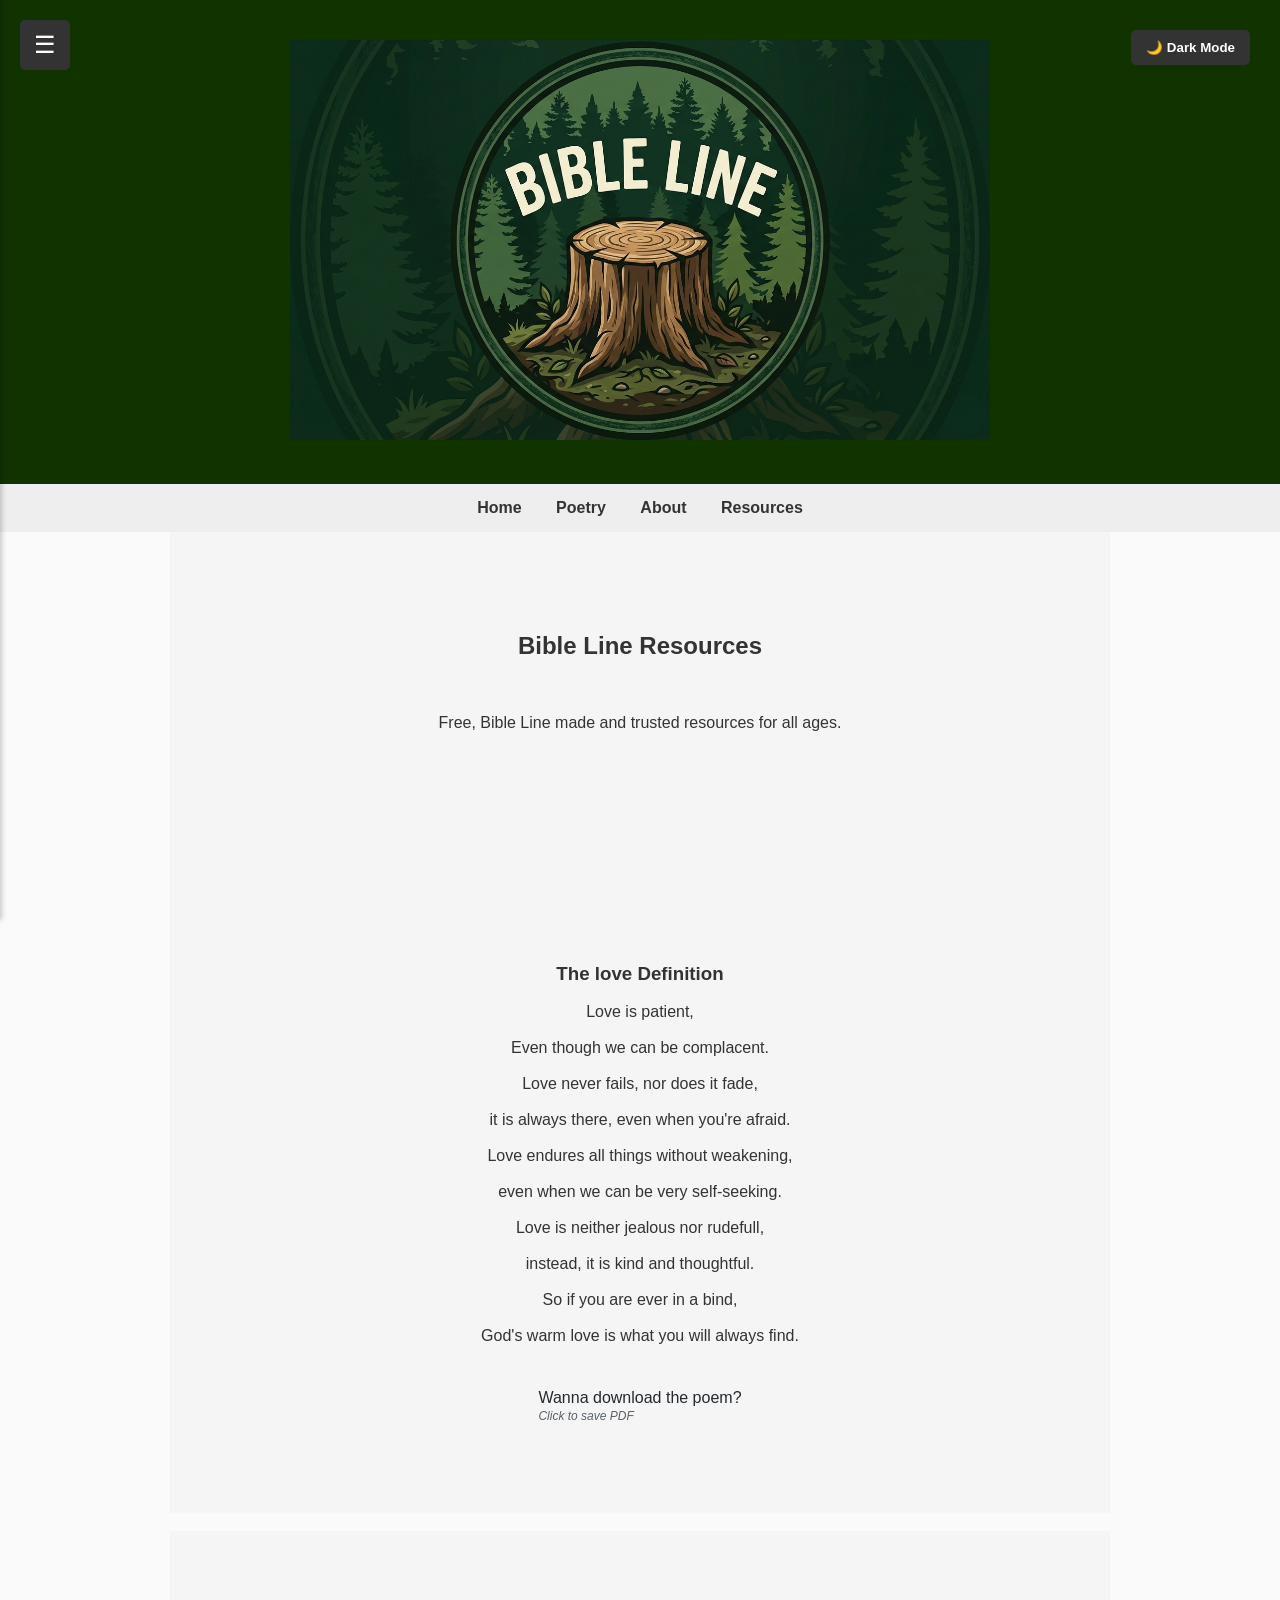
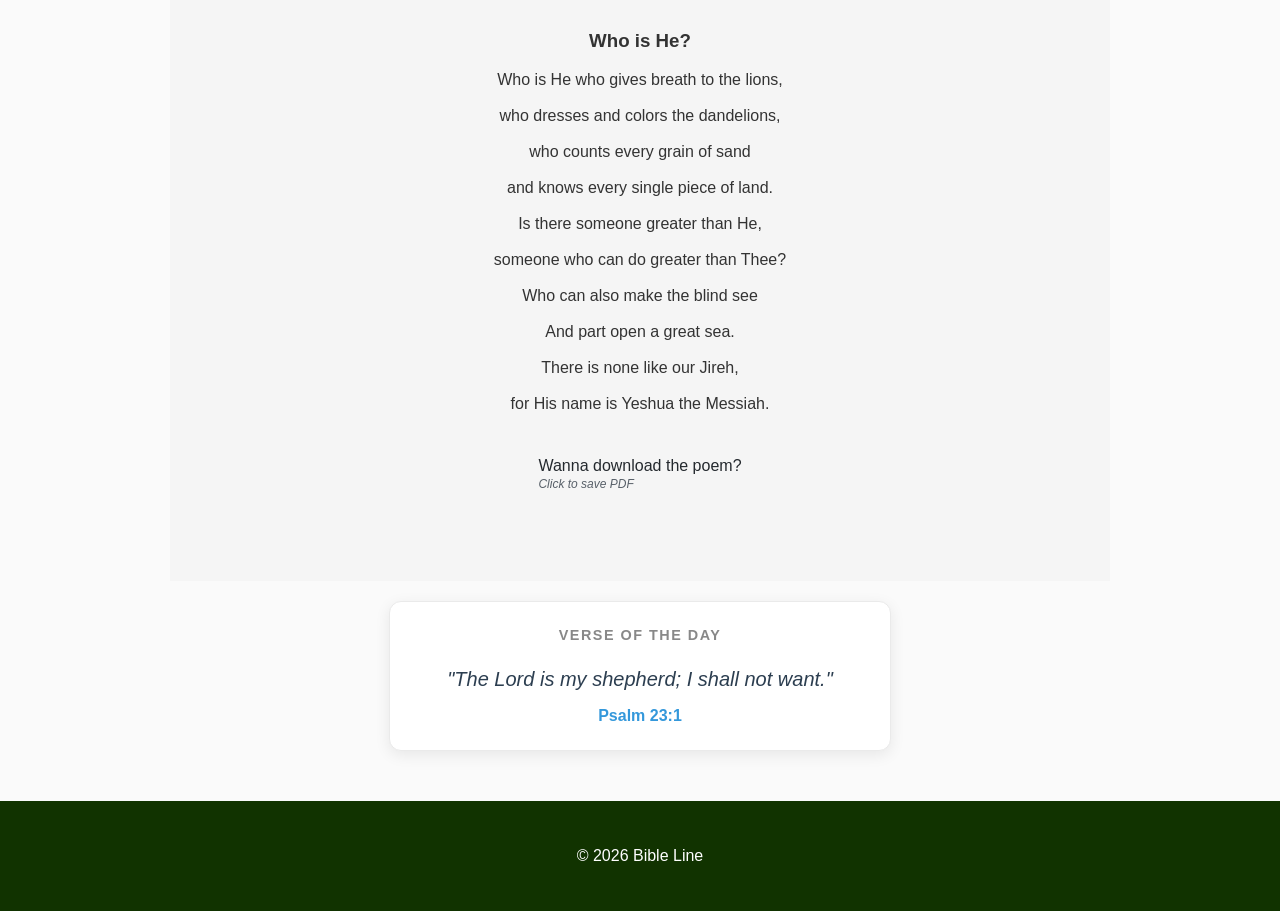
<file: biblelineresources.html>
<!DOCTYPE html>
<html>
<head>
  <link rel="icon" type="image/x-icon" href="favicon-32x32.png">
<title>Bible Line | Resources | Bible Line Resources</title>
<link rel="stylesheet" href="css/style.css">
<style>
 .dropdown-content {
 display: none;
  position: absolute; /* Position it below the item */
  background-color: #f9f9f9;
  box-shadow: 0px 8px 16px 0px rgba(0,0,0,0.2);
  padding: 12px;
  z-index: 1;
}

 .dropdown:hover  .dropdown-content{
  display: block; background-color: #f9f9f9;/* Show the box */
}
  
  body {
font-family: Arial, sans-serif;
margin:0;
background:#fafafa;
color:#333;
transition: background 0.3s, color 0.3s;
}

body.dark-mode {
  background: #1a1a1a;
  color: #e0e0e0;
}

header{
background:#130;
color:white;
text-align:center;
padding:40px;
}

    .size{
    font-size: 55px;
  }

body.dark-mode header {
  background: #0a0a0a;
}

nav {
background:#eee;
text-align:center;
padding:15px;
}

body.dark-mode nav  {
  background: #2a2a2a;
}

nav a {
margin:15px;
text-decoration:none;
color:#333;
font-weight:bold;
}

body.dark-mode nav a {
  color: #e0e0e0;
} 

.hero{
text-align:center;
padding:80px 20px;
background:#f5f5f5;
}

body.dark-mode .hero {
  background: #222;
}

section{
max-width:900px;
margin:auto;
padding:40px;
}

.button{
background:#000;
color:white;
padding:12px 20px;
text-decoration:none;
border-radius:5px;
cursor:pointer;
border:none;
font-size:16px;
}

.dark-mode-toggle {
  background: #333;
  color: white;
  padding: 10px 15px;
  border: none;
  border-radius: 5px;
  cursor: pointer;
  font-weight: bold;
  margin: 10px;
}

body.dark-mode .dark-mode-toggle {
  background: #666;
}

.book{
background:white;
padding:20px;
margin-bottom:25px;
border-radius:6px;
box-shadow:0 0 5px rgba(0,0,0,0.1);
}

body.dark-mode .book {
  background: #2a2a2a;
  box-shadow: 0 0 5px rgba(255,255,255,0.1);
}

footer{
text-align:center;
padding:30px;
background:#130;
color:white;
margin-top:50px;
}

body.dark-mode footer {
  background: #0a0a0a;
}

 /* Position button in TOP RIGHT corner */
.dark-mode-toggle.top-right {
  top: 20px;
  right: 20px;
}
 
 .button:hover, .button:active, .button:focus { 
                background-color: rgb(56, 107, 66);
                 
             }  
 
 nav a:hover, nav a:active, nav a:focus {
             color: rgb(56, 107, 66);
         } 
  
   
             ::-webkit-scrollbar {
                 width: 10px;
             }
             ::-webkit-scrollbar-track {
                 background: #f7f7f6;
             }
             ::-webkit-scrollbar-thumb {
                 background: #1008;
             }
             ::-webkit-scrollbar-thumb:hover {
                 background: #788;
             }
       
     .close:hover,
             .close:focus {
                 color: #bbb;
                 text-decoration: none;
                 cursor: pointer;
             }
     .dark-mode-toggle {
  background: #333;
  color: white;
  padding: 10px 15px;
  border: none;
  border-radius: 5px;
  cursor: pointer;
  font-weight: bold;
  margin: 10px;
  position: absolute;
}

/* Position button in TOP RIGHT corner */
.dark-mode-toggle.top-right {
  top: 20px;
  right: 20px;
}

/* Position button in TOP LEFT corner */
.dark-mode-toggle.top-left {
  top: 20px;
  left: 20px;
}

/* Position button in BOTTOM RIGHT corner */
.dark-mode-toggle.bottom-right {
  bottom: 20px;
  right: 20px;
}

/* Position button in BOTTOM LEFT corner */
.dark-mode-toggle.bottom-left {
  bottom: 20px;
  left: 20px;
}

/* Position button CENTER of header */
.dark-mode-toggle.center {
  position: static;
  display: block;
  margin: 10px auto;
}

/* Make header position relative so absolute positioning works inside it */
header {
  background:#130;
  color:white;
  text-align:center;
  padding:40px;
  position: relative;
}
  /* Sidebar Menu */
  .sidebar-menu {
    position: fixed;
    top: 0;
    left: 0;
    width: 250px;
    height: 100vh;
    background: #130;
    color: white;
    padding-top: 20px;
    transform: translateX(-100%);
    transition: transform 0.3s ease;
    z-index: 2000;
    box-shadow: 2px 0 5px rgba(0, 0, 0, 0.2);
    overflow-y: auto;
  }

  body.dark-mode .sidebar-menu {
    background: #0a0a0a;
  }

  .sidebar-menu.active {
    transform: translateX(0);
  }

  .sidebar-menu a {
    display: block;
    padding: 15px 20px;
    text-decoration: none;
    color: white;
    font-weight: bold;
    transition: all 0.3s ease;
    border-left: 4px solid transparent;
  }

  .sidebar-menu a:hover, 
  .sidebar-menu a:active, 
  .sidebar-menu a:focus {
    background-color: rgba(56, 107, 66, 0.2);
    border-left-color: rgb(56, 107, 66);
    padding-left: 25px;
    color: rgb(56, 107, 66);
  }

  .sidebar-menu a.active {
    background-color: rgba(56, 107, 66, 0.2);
    border-left-color: rgb(56, 107, 66);
    color: rgb(56, 107, 66);
  }

  /* Menu Toggle Button */
  .menu-toggle {
    position: fixed;
    top: 20px;
    left: 20px;
    z-index: 2001;
    background: #333;
    color: white;
    border: none;
    padding: 12px 15px;
    font-size: 24px;
    cursor: pointer;
    border-radius: 5px;
    transition: all 0.3s ease;
    width: 50px;
    height: 50px;
    display: flex;
    align-items: center;
    justify-content: center;
  }

  body.dark-mode .menu-toggle {
    background: #666;
  }

  .menu-toggle:hover {
    background: rgb(56, 107, 66);
    transform: scale(1.05);
  }

  /* Close button inside sidebar */
  .sidebar-close {
    position: absolute;
    top: 20px;
    right: 20px;
    background: none;
    border: none;
    color: white;
    font-size: 28px;
    cursor: pointer;
    padding: 0;
    transition: color 0.3s ease;
  }

  .sidebar-close:hover {
    color: rgb(56, 107, 66);
  }

  /* Overlay when sidebar is open */
  .sidebar-overlay {
    position: fixed;
    top: 0;
    left: 0;
    width: 100%;
    height: 100%;
    background: rgba(0, 0, 0, 0.5);
    z-index: 1999;
    display: none;
  }

  .sidebar-overlay.active {
    display: block;
  }

  /* Adjust header for menu */
  header {
    margin-left: 0;
    transition: margin-left 0.3s ease;
  }

  /* Sidebar menu title */
  .sidebar-title {
    padding: 20px;
    text-align: center;
    border-bottom: 2px solid rgba(255, 255, 255, 0.2);
    margin-bottom: 10px;
    font-size: 18px;
  }
 
 /* Mobile adjustments */
  @media (max-width: 768px) {
    .menu-toggle {
      width: 45px;
      height: 45px;
      padding: 10px;
    }

    .sidebar-menu {
      width: 200px;
    }
  }
 
</style>
    
</head>

<body>
<!-- Sidebar Overlay -->
<div class="sidebar-overlay" id="sidebarOverlay" onclick="closeSidebar()"></div>

<!-- Sidebar Menu -->
<div class="sidebar-menu" id="sidebarMenu">
  <button class="sidebar-close" onclick="closeSidebar()">✕</button>
  <img class="sidebar-title" src="bibleline_logo.png" alt="Company Logo" width="150" height="100">
  <a href="index.html" class="active">Home</a>
  <a href="poetry.html">Poetry</a>
  <a href="about.html">About</a>
    <div class="dropdown">
  <a href="resources.html">Resources</a>
     <div class="dropdown-content">
       <a href="science.html">Science</a>
       <a href="bible.html">Bible</a>
        <a href="biblelineresources.html">Bible Line resources</a>
  </div> 
</div>
  
</div>

<!-- Menu Toggle Button -->
<button class="menu-toggle" id="menuToggle" onclick="toggleSidebar()">☰</button>
<header>
  <img src="bibleline_logo.png" alt="Company Logo" width="700" height="400">
  <button class="dark-mode-toggle top-right" onclick="toggleDarkMode()">🌙 Dark Mode</button>
</header>
<nav>

<a href="index.html">Home</a>
<a href="poetry.html">Poetry</a>
<a href="about.html">About</a>
<a href="resources.html">Resources</a>
  

</nav>
<section class="hero">
<h2>Bible Line Resources</h2><br>
  <p>Free, Bible Line made and trusted resources for all ages. </p><br><br>
</section>
  
<section class="hero"> <h3>The love Definition</h3>
<p>Love is patient, <br><br>

Even though we can be complacent. <br><br>

Love never fails, nor does it fade,<br><br>

it is always there, even when you're afraid.<br><br>

Love endures all things without weakening,<br><br>

even when we can be very self-seeking.<br><br>

Love is neither jealous nor rudefull,<br><br>

instead, it is kind and thoughtful.<br><br>

So if you are ever in a bind,<br><br>

God's warm love is what you will always find.

    </p>
<!-- Styling matching bibleline.github.io -->
<style>
  .bibleline-btn-container {
    display: inline-block;
    text-decoration: none;
    font-family: -apple-system, BlinkMacSystemFont, "Segoe UI", Helvetica, Arial, sans-serif;
  }

  .bibleline-download-btn {
    background: transparent;
    border: none;
    cursor: pointer;
    text-align: left;
    padding: 10px 15px;
    display: flex;
    flex-direction: column;
    transition: background-color 0.2s ease-in-out, opacity 0.2s ease-in-out;
  }

  /* Dark grey primary link text */
  .bibleline-download-btn .main-text {
    font-size: 16px;
    color: #24292e;
    font-weight: 500;
  }

  /* Small italic subtext matching the page style */
  .bibleline-download-btn .sub-text {
    font-size: 12px;
    color: #586069;
    font-style: italic;
    margin-top: 2px;
  }

  /* Smooth hover background swap matching the menu items */
  .bibleline-download-btn:hover {
    background-color: #f6f8fa;
    border-radius: 6px;
    opacity: 0.85;
  }
</style>

<!-- The actual functioning download link -->
<br><a href="The love definition - Liam Diaz.pdf" download="The love definition - Liam Diaz.pdf" class="bibleline-btn-container">
  <button type="button" class="bibleline-download-btn">
    <span class="main-text">Wanna download the poem?</span>
    <span class="sub-text">Click to save PDF</span>
  </button>
</a>
  
</section><br>


 <section class="hero">
<h3>Who is He?</h3>
  
<p>Who is He who gives breath to the lions,<br><br>
 
who dresses and colors the dandelions,<br><br>
 
 who counts every grain of sand<br><br>
 
and knows every single piece of land.<br><br>
 
 Is there someone greater than He,<br><br>
 
someone who can do greater than Thee?<br><br>
 
 Who can also make the blind see<br><br>
 
 And part open a great sea. <br><br>
 
 There is none like our Jireh,<br><br>
 
for His name is Yeshua the Messiah.</p>

 <!-- Styling matching bibleline.github.io -->
<style>
  .bibleline-btn-container {
    display: inline-block;
    text-decoration: none;
    font-family: -apple-system, BlinkMacSystemFont, "Segoe UI", Helvetica, Arial, sans-serif;
  }

  .bibleline-download-btn {
    background: transparent;
    border: none;
    cursor: pointer;
    text-align: left;
    padding: 10px 15px;
    display: flex;
    flex-direction: column;
    transition: background-color 0.2s ease-in-out, opacity 0.2s ease-in-out;
  }

  /* Dark grey primary link text */
  .bibleline-download-btn .main-text {
    font-size: 16px;
    color: #24292e;
    font-weight: 500;
  }

  /* Small italic subtext matching the page style */
  .bibleline-download-btn .sub-text {
    font-size: 12px;
    color: #586069;
    font-style: italic;
    margin-top: 2px;
  }

  /* Smooth hover background swap matching the menu items */
  .bibleline-download-btn:hover {
    background-color: #f6f8fa;
    border-radius: 6px;
    opacity: 0.85;
  }
</style>

<!-- The actual functioning download link -->
<br><a href="Who is He - Liam Diaz.pdf" download="Who is He - Liam Diaz.pdf" class="bibleline-btn-container">
  <button type="button" class="bibleline-download-btn">
    <span class="main-text">Wanna download the poem?</span>
    <span class="sub-text">Click to save PDF</span>
  </button>
</a>

 </section>

<!-- Verse of the Day Widget Container -->
<div id="verse-widget">
  <div class="verse-header">Verse of the Day</div>
  <p id="verse-text">Loading daily verse...</p>
  <p id="verse-reference"></p>
</div>

<!-- Widget Styling (Enhanced for dark mode compatibility) -->
<style>
  #verse-widget {
    font-family: 'Segoe UI', Tahoma, Geneva, Verdana, sans-serif;
    max-width: 450px;
    margin: 20px auto;
    padding: 25px;
    background-color: #FFFFFF;
    border-radius: 12px;
    box-shadow: 0 4px 15px rgba(0, 0, 0, 0.08);
    text-align: center;
    border: 1px solid #EAEAEA;
  }

  body.dark-mode #verse-widget {
    background-color: #2a2a2a;
    border: 1px solid #444444;
    box-shadow: 0 4px 15px rgba(0, 0, 0, 0.3);
  }

  .verse-header {
    font-size: 0.9rem;
    text-transform: uppercase;
    letter-spacing: 1.5px;
    color: #888888;
    margin-bottom: 15px;
    font-weight: 600;
  }

  body.dark-mode .verse-header {
    color: #aaaaaa;
  }

  #verse-text {
    font-size: 1.25rem;
    font-style: italic;
    color: #2C3E50;
    line-height: 1.6;
    margin-bottom: 12px;
  }

  body.dark-mode #verse-text {
    color: #e0e0e0;
  }

  #verse-reference {
    font-size: 1rem;
    font-weight: 600;
    color: #3498DB;
    margin: 0;
  }

  body.dark-mode #verse-reference {
    color: #5dade2;
  }
</style>

<!-- Widget Logic -->
<script>
  // A curated list of verses to rotate through daily
  const verses = [
    {
      text: "For I know the plans I have for you, declares the Lord, plans for welfare and not for evil, to give you a future and a hope.",
      ref: "Jeremiah 29:11"
    },
    {
      text: "Trust in the Lord with all your heart, and do not lean on your own understanding.",
      ref: "Proverbs 3:5"
    },
    {
      text: "The Lord is my shepherd; I shall not want.",
      ref: "Psalm 23:1"
    },
    {
      text: "I can do all things through him who strengthens me.",
      ref: "Philippians 4:13"
    },
    {
      text: "But they who wait for the Lord shall renew their strength; they shall mount up with wings like eagles.",
      ref: "Isaiah 40:31"
    },
    {
      text: "Be strong and courageous. Do not be frightened, and do not be dismayed, for the Lord your God is with you wherever you go.",
      ref: "Joshua 1:9"
    },
    {
      text: "And we know that for those who love God all things work together for good, for those who are called according to his purpose.",
      ref: "Romans 8:28"
    }
  ];

  function displayDailyVerse() {
    // Get the current day of the year (0-365) to determine the index
    const now = new Date();
    const start = new Date(now.getFullYear(), 0, 0);
    const diff = now - start;
    const oneDay = 1000 * 60 * 60 * 24;
    const dayOfYear = Math.floor(diff / oneDay);

    // Select the verse using the day number
    const verseIndex = dayOfYear % verses.length;
    const dailyVerse = verses[verseIndex];

    // Inject into the HTML
    document.getElementById("verse-text").innerText = `"${dailyVerse.text}"`;
    document.getElementById("verse-reference").innerText = dailyVerse.ref;
  }

  // Run the function when the page loads
  window.onload = displayDailyVerse;
</script>
  
  <footer>

 

<p>© 2026 Bible Line</p>

</footer>
<script>
//Copy URL button script

document.querySelectorAll('.copy-btn').forEach(button => {
    button.addEventListener('click', () => {
        const urlToCopy = button.getAttribute('data-url');
        
        // Use the Clipboard API
        navigator.clipboard.writeText(urlToCopy).then(() => {
            // Optional: Provide feedback to the user
            const originalText = button.innerText;
            button.innerText = 'Copied!';
            setTimeout(() => {
                button.innerText = originalText;
            }, 1500);
        }).catch(err => {
            console.error('Failed to copy: ', err);
        });
    });
});

 
 // Toggle sidebar menu
function toggleSidebar() {
    const sidebar = document.getElementById('sidebarMenu');
    const overlay = document.getElementById('sidebarOverlay');
    sidebar.classList.toggle('active');
    overlay.classList.toggle('active');
}

// Close sidebar menu
function closeSidebar() {
    const sidebar = document.getElementById('sidebarMenu');
    const overlay = document.getElementById('sidebarOverlay');
    sidebar.classList.remove('active');
    overlay.classList.remove('active');
}

// Close sidebar when clicking on a link
document.querySelectorAll('.sidebar-menu a').forEach(link => {
    link.addEventListener('click', function() {
        closeSidebar();
    });
});

// Close sidebar when pressing Escape key
document.addEventListener('keydown', function(event) {
    if (event.key === 'Escape') {
        closeSidebar();
    }
});

// Toggle dark mode
function toggleDarkMode() {
  document.body.classList.toggle('dark-mode');
  
  // Save preference to browser storage
  if (document.body.classList.contains('dark-mode')) {
    localStorage.setItem('darkMode', 'enabled');
  } else {
    localStorage.setItem('darkMode', 'disabled');
  }
}

// Load saved preference on page load
window.addEventListener('DOMContentLoaded', function() {
  if (localStorage.getItem('darkMode') === 'enabled') {
    document.body.classList.add('dark-mode');
  }

  // Set active sidebar link based on current page
  const currentPage = window.location.pathname.split('/').pop() || 'index.html';
  document.querySelectorAll('.sidebar-menu a').forEach(link => {
    if (link.getAttribute('href') === currentPage) {
      link.classList.add('active');
    }
  });
});
</script>

</body>
</html>
</file>
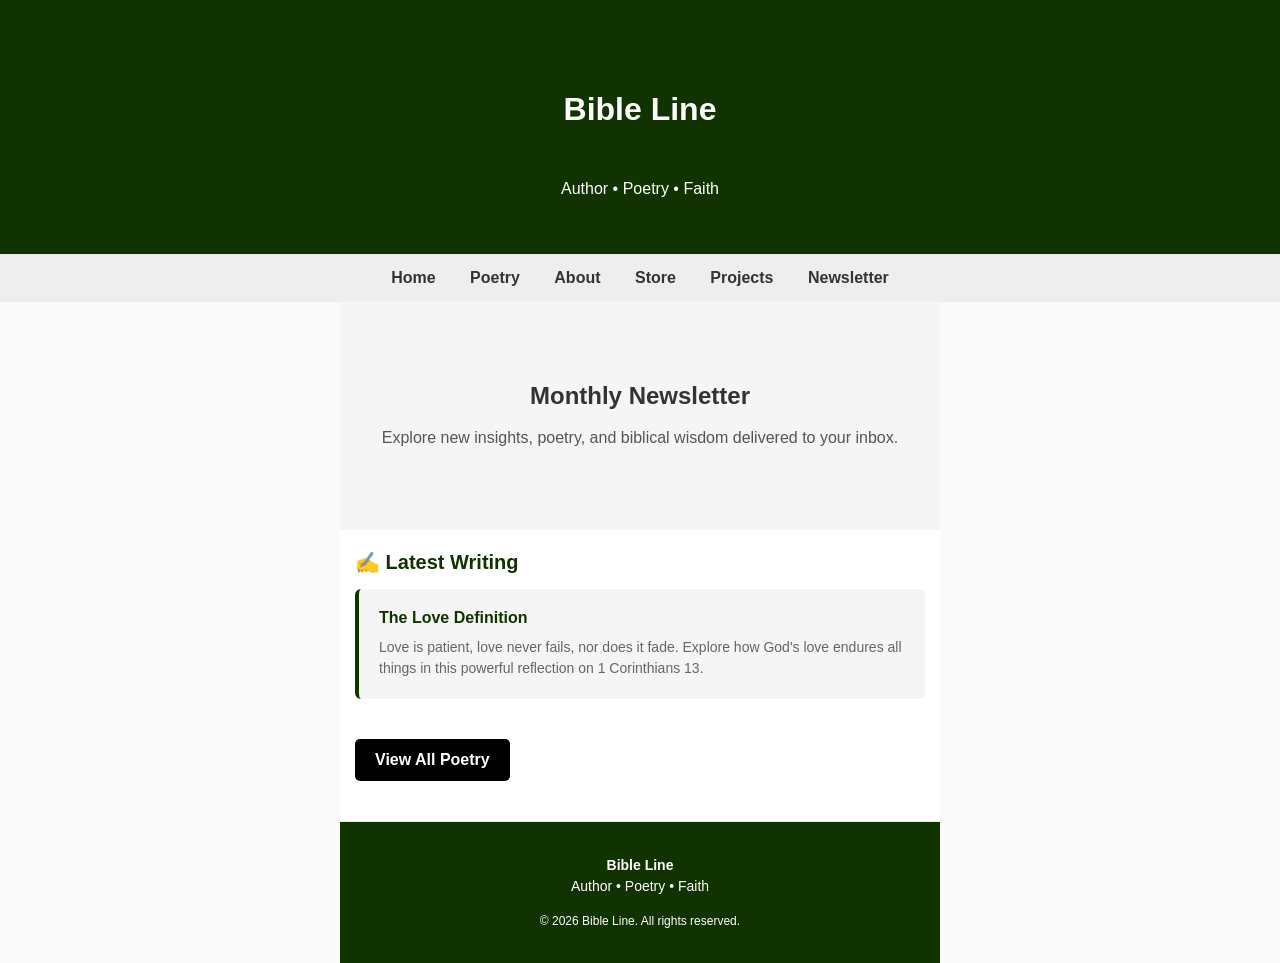
<file: emailnewsletter.html>
<!DOCTYPE html>
<html lang="en">
<head>
     <link rel="icon" type="image/x-icon" href="favicon-32x32.png">
    <meta charset="UTF-8">
    <meta name="viewport" content="width=device-width, initial-scale=1.0">
    <title>Bible Line Newsletter</title>
    <style>
        /* Email-safe styles */
        body {
            font-family: Arial, sans-serif;
            margin: 0;
            padding: 0;
            background-color: #fafafa;
            color: #333;
        }
        
        .email-container {
            max-width: 600px;
            margin: 0 auto;
            background-color: #ffffff;
            border-collapse: collapse;
        }
        
        .header {
            background-color: #130;
            color: #ffffff;
            text-align: center;
            padding: 40px 20px;
        }
        
        .header h1 {
            margin: 0;
            font-size: 32px;
            font-weight: bold;
        }
        
        .header p {
            margin: 10px 0 0 0;
            font-size: 14px;
            font-weight: normal;
        }
        
        .hero {
            background-color: #f5f5f5;
            text-align: center;
            padding: 40px 20px;
        }
        
        .hero h2 {
            margin: 0 0 15px 0;
            font-size: 24px;
            color: #333;
        }
        
        .hero p {
            margin: 0;
            font-size: 16px;
            line-height: 1.6;
            color: #555;
        }
        
        .content-section {
            padding: 30px 20px;
            border-bottom: 1px solid #eee;
        }
        
        .content-section h3 {
            margin: 0 0 15px 0;
            font-size: 20px;
            color: #130;
        }
        
        .content-section p {
            margin: 0 0 15px 0;
            font-size: 16px;
            line-height: 1.6;
            color: #555;
        }
        
        .book-card {
            background-color: #f5f5f5;
            padding: 20px;
            margin-bottom: 20px;
            border-radius: 6px;
            border-left: 4px solid #130;
        }
        
        .book-card h4 {
            margin: 0 0 10px 0;
            font-size: 16px;
            color: #130;
        }
        
        .book-card p {
            margin: 0;
            font-size: 14px;
            color: #666;
            line-height: 1.5;
        }
        
        .button {
            background-color: #000000;
            color: #ffffff;
            padding: 12px 20px;
            text-decoration: none;
            border-radius: 5px;
            font-size: 16px;
            font-weight: bold;
            display: inline-block;
            margin: 20px 0;
        }
        
        .button:hover {
            background-color: #386b42;
            text-decoration: none;
        }
        
        .footer {
            background-color: #130;
            color: #ffffff;
            text-align: center;
            padding: 30px 20px;
        }
        
        .footer p {
            margin: 5px 0;
            font-size: 14px;
        }
        
        .social-links {
            margin: 15px 0;
        }
        
        .social-links a {
            color: #ffffff;
            text-decoration: none;
            margin: 0 10px;
            font-size: 14px;
        }
        
      
            
            .header {
                padding: 30px 15px !important;
            }
            
            .header h1 {
                font-size: 24px !important;
            }
            
            .content-section {
                padding: 20px 15px !important;
            }
        }
         body {
font-family: Arial, sans-serif;
margin:0;
background:#fafafa;
color:#333;
transition: background 0.3s, color 0.3s;
}

body.dark-mode {
  background: #1a1a1a;
  color: #e0e0e0;
}

header{
background:#130;
color:white;
text-align:center;
padding:40px;
}

body.dark-mode header {
  background: #0a0a0a;
}

nav {
background:#eee;
text-align:center;
padding:15px;
}

body.dark-mode nav  {
  background: #2a2a2a;
}

nav a {
margin:15px;
text-decoration:none;
color:#333;
font-weight:bold;
}

body.dark-mode nav a {
  color: #e0e0e0;
} 

.hero{
text-align:center;
padding:80px 20px;
background:#f5f5f5;
}

body.dark-mode .hero {
  background: #222;
}

section{
max-width:900px;
margin:auto;
padding:40px;
}

.button{
background:#000;
color:white;
padding:12px 20px;
text-decoration:none;
border-radius:5px;
cursor:pointer;
border:none;
font-size:16px;
}

.dark-mode-toggle {
  background: #333;
  color: white;
  padding: 10px 15px;
  border: none;
  border-radius: 5px;
  cursor: pointer;
  font-weight: bold;
  margin: 10px;
}

body.dark-mode .dark-mode-toggle {
  background: #666;
}

.book{
background:white;
padding:20px;
margin-bottom:25px;
border-radius:6px;
box-shadow:0 0 5px rgba(0,0,0,0.1);
}

body.dark-mode .book {
  background: #2a2a2a;
  box-shadow: 0 0 5px rgba(255,255,255,0.1);
}

footer{
text-align:center;
padding:30px;
background:#130;
color:white;
margin-top:50px;
}

body.dark-mode footer {
  background: #0a0a0a;
}

 /* Position button in TOP RIGHT corner */
.dark-mode-toggle.top-right {
  top: 20px;
  right: 20px;
}
 
 .button:hover, .button:active, .button:focus { 
                background-color: rgb(56, 107, 66);
                 
             }  
 
 nav a:hover, nav a:active, nav a:focus {
             color: rgb(56, 107, 66);
         } 
  
   
             ::-webkit-scrollbar {
                 width: 10px;
             }
             ::-webkit-scrollbar-track {
                 background: #f7f7f6;
             }
             ::-webkit-scrollbar-thumb {
                 background: #1008;
             }
             ::-webkit-scrollbar-thumb:hover {
                 background: #688;
             }
       
     .close:hover,
             .close:focus {
                 color: #bbb;
                 text-decoration: none;
                 cursor: pointer;
             }
     .dark-mode-toggle {
  background: #333;
  color: white;
  padding: 10px 15px;
  border: none;
  border-radius: 5px;
  cursor: pointer;
  font-weight: bold;
  margin: 10px;
  position: absolute;
}

/* Position button in TOP RIGHT corner */
.dark-mode-toggle.top-right {
  top: 20px;
  right: 20px;
}

/* Position button in TOP LEFT corner */
.dark-mode-toggle.top-left {
  top: 20px;
  left: 20px;
}

/* Position button in BOTTOM RIGHT corner */
.dark-mode-toggle.bottom-right {
  bottom: 20px;
  right: 20px;
}

/* Position button in BOTTOM LEFT corner */
.dark-mode-toggle.bottom-left {
  bottom: 20px;
  left: 20px;
}

/* Position button CENTER of header */
.dark-mode-toggle.center {
  position: static;
  display: block;
  margin: 10px auto;
}

/* Make header position relative so absolute positioning works inside it */
header {
  background:#130;
  color:white;
  text-align:center;
  padding:40px;
  position: relative;
}
    </style>
</head>
<body>
    <table class="email-container" cellpadding="0" cellspacing="0" width="600">
        <!-- Header -->
        
              <header>  <h1 class="header">Bible Line</h1>
                <p>Author • Poetry • Faith</p>
                  
              </header>
        <nav>

<a href="index.html">Home</a>
<a href="poetry.html">Poetry</a>
<a href="about.html">About</a>
<a href="store.html">Store</a>
<a href="projects.html">Projects</a>
    <a href="emailnewsletter.html">Newsletter</a>


</nav>
        

        <!-- Hero Section -->
        <tr>
            <td class="hero">
                <h2>Monthly Newsletter</h2>
                <p>Explore new insights, poetry, and biblical wisdom delivered to your inbox.</p>
            </td>
        </tr>
        
        <!-- Featured Content 
        <tr>
            <td class="content-section">
                <h3>📖 Featured Article</h3>
                <p>This month we're diving deeper into the meaning of love through scripture and poetry. Discover how timeless biblical truths continue to resonate in our modern lives.</p>
                <a href="https://bibleline.com/featured" class="button">Read More</a>
            </td>
        </tr> -->
        
        <!-- Latest Writing -->
        <tr>
            <td class="content-section">
                <h3>✍️ Latest Writing</h3>
                <div class="book-card">
                    <h4>The Love Definition</h4>
                    <p>Love is patient, love never fails, nor does it fade. Explore how God's love endures all things in this powerful reflection on 1 Corinthians 13.</p>
                </div>
                <a href="poetry.html" class="button">View All Poetry</a>
            </td>
        </tr>
        
        <!-- New Resources 
        <tr>
            <td class="content-section">
                <h3>🎯 New Resources</h3>
                <p>Check out our latest Bible study guides and lesson plans designed to deepen your spiritual journey.</p>
                <div class="book-card">
                    <h4>Lesson Plan Series</h4>
                    <p>Comprehensive study materials for group discussions and personal reflection.</p>
                </div>
                <a href="https://bibleline.com/store" class="button">Explore Resources</a>
            </td>
        </tr> -->
        
        <!-- Call to Action 
        <tr>
            <td class="content-section" style="background-color: #f5f5f5; text-align: center;">
                <h3>Join Our Community</h3>
                <p>Stay connected with weekly insights, poetry updates, and exclusive content.</p>
                <a href="https://bibleline.com/subscribe" class="button">Subscribe Now</a>
            </td>
        </tr> -->
        
        <!-- Footer -->
        <tr>
            <td class="footer">
                <p><strong>Bible Line</strong></p>
                <p>Author • Poetry • Faith</p>
               
                <p style="font-size: 12px; margin-top: 20px;">© 2026 Bible Line. All rights reserved.</p>
              <!--  <p style="font-size: 12px;"><a href="#" style="color: #ffffff;">Unsubscribe</a> | <a href="#" style="color: #ffffff;">Update Preferences</a></p>-->
            </td>
        </tr>
    </table>
<script>
// Toggle dark mode
function toggleDarkMode() {
  document.body.classList.toggle('dark-mode');
  
  // Save preference to browser storage
  if (document.body.classList.contains('dark-mode')) {
    localStorage.setItem('darkMode', 'enabled');
  } else {
    localStorage.setItem('darkMode', 'disabled');
  }
}

// Load saved preference on page load
window.addEventListener('DOMContentLoaded', function() {
  if (localStorage.getItem('darkMode') === 'enabled') {
    document.body.classList.add('dark-mode');
  }
});
</script>
</body>
</html>
</file>
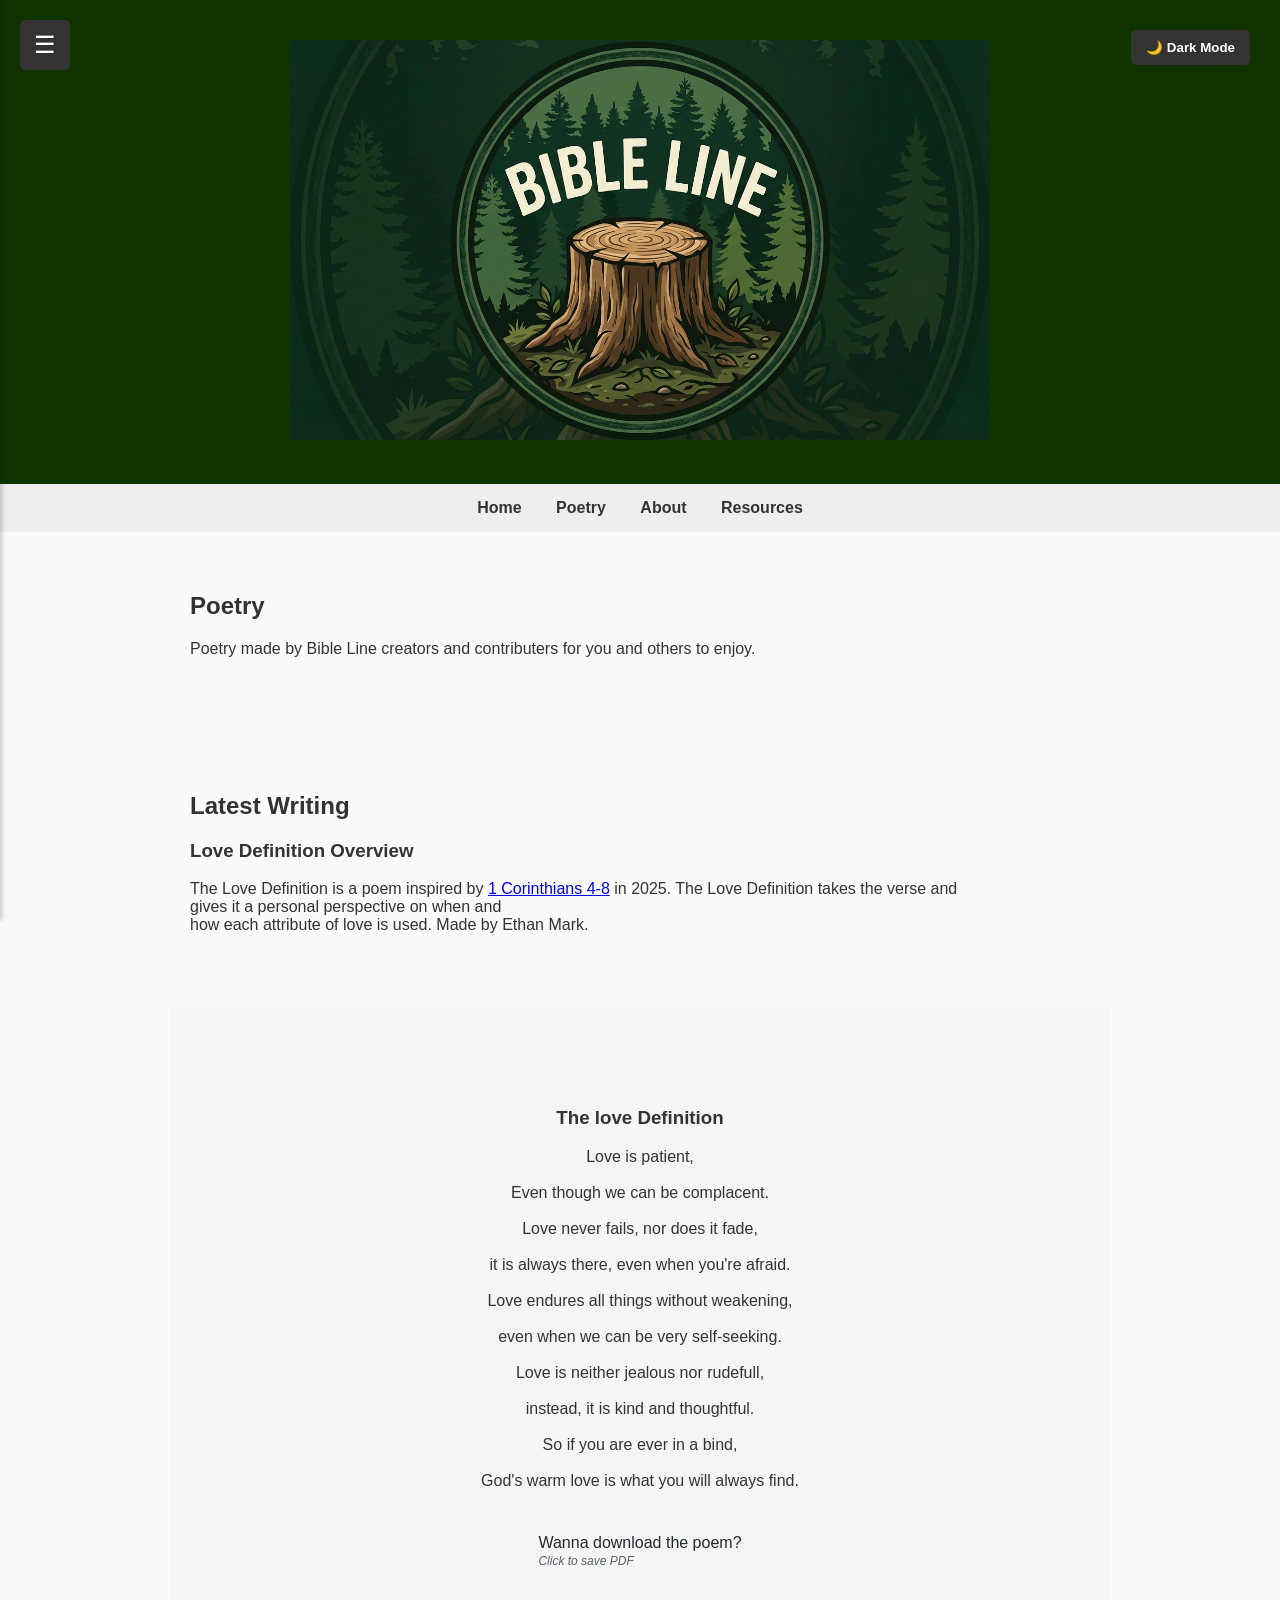
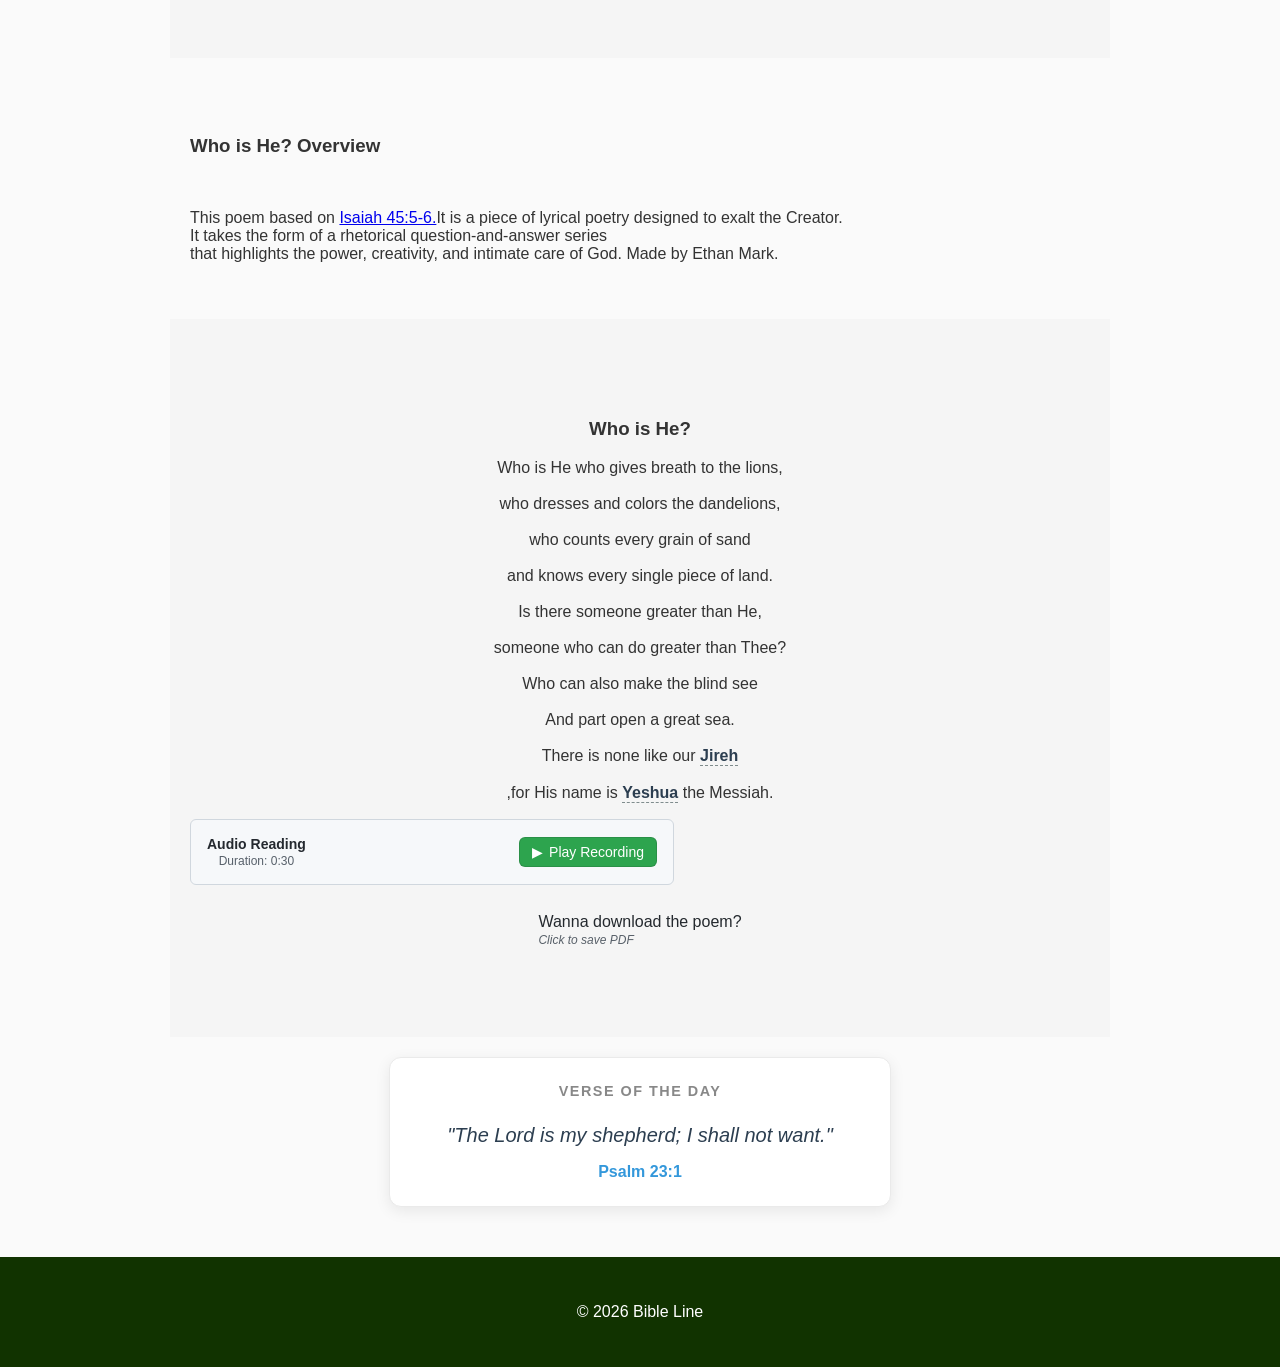
<file: poetry.html>
<!DOCTYPE html>
<html>
<head>
  <link rel="icon" type="image/x-icon" href="favicon-32x32.png">
<title>Bible Line | Poetry</title>
<link rel="stylesheet" href="css/style.css">
<style>
 .dropdown-content {
 display: none;
  position: absolute; /* Position it below the item */
  background-color: #f9f9f9;
  box-shadow: 0px 8px 16px 0px rgba(0,0,0,0.2);
  padding: 12px;
  z-index: 1;
}

 .dropdown:hover  .dropdown-content{
  display: block; background-color: #f9f9f9;/* Show the box */
}
  
  body {
font-family: Arial, sans-serif;
margin:0;
background:#fafafa;
color:#333;
transition: background 0.3s, color 0.3s;
}

body.dark-mode {
  background: #1a1a1a;
  color: #e0e0e0;
}

header{
background:#130;
color:white;
text-align:center;
padding:40px;
}

    .size{
    font-size: 55px;
  }

body.dark-mode header {
  background: #0a0a0a;
}

nav {
background:#eee;
text-align:center;
padding:15px;
}

body.dark-mode nav  {
  background: #2a2a2a;
}

nav a {
margin:15px;
text-decoration:none;
color:#333;
font-weight:bold;
}

body.dark-mode nav a {
  color: #e0e0e0;
} 

.hero{
text-align:center;
padding:80px 20px;
background:#f5f5f5;
}

body.dark-mode .hero {
  background: #222;
}

section{
max-width:900px;
margin:auto;
padding:40px;
}

.button{
background:#000;
color:white;
padding:12px 20px;
text-decoration:none;
border-radius:5px;
cursor:pointer;
border:none;
font-size:16px;
}

.dark-mode-toggle {
  background: #333;
  color: white;
  padding: 10px 15px;
  border: none;
  border-radius: 5px;
  cursor: pointer;
  font-weight: bold;
  margin: 10px;
}

body.dark-mode .dark-mode-toggle {
  background: #666;
}

.book{
background:white;
padding:20px;
margin-bottom:25px;
border-radius:6px;
box-shadow:0 0 5px rgba(0,0,0,0.1);
}

body.dark-mode .book {
  background: #2a2a2a;
  box-shadow: 0 0 5px rgba(255,255,255,0.1);
}

footer{
text-align:center;
padding:30px;
background:#130;
color:white;
margin-top:50px;
}

body.dark-mode footer {
  background: #0a0a0a;
}

 /* Position button in TOP RIGHT corner */
.dark-mode-toggle.top-right {
  top: 20px;
  right: 20px;
}
 
 .button:hover, .button:active, .button:focus { 
                background-color: rgb(56, 107, 66);
                 
             }  
 
 nav a:hover, nav a:active, nav a:focus {
             color: rgb(56, 107, 66);
         } 
  
   
             ::-webkit-scrollbar {
                 width: 10px;
             }
             ::-webkit-scrollbar-track {
                 background: #f7f7f6;
             }
             ::-webkit-scrollbar-thumb {
                 background: #1008;
             }
             ::-webkit-scrollbar-thumb:hover {
                 background: #788;
             }
       
     .close:hover,
             .close:focus {
                 color: #bbb;
                 text-decoration: none;
                 cursor: pointer;
             }
     .dark-mode-toggle {
  background: #333;
  color: white;
  padding: 10px 15px;
  border: none;
  border-radius: 5px;
  cursor: pointer;
  font-weight: bold;
  margin: 10px;
  position: absolute;
}

/* Position button in TOP RIGHT corner */
.dark-mode-toggle.top-right {
  top: 20px;
  right: 20px;
}

/* Position button in TOP LEFT corner */
.dark-mode-toggle.top-left {
  top: 20px;
  left: 20px;
}

/* Position button in BOTTOM RIGHT corner */
.dark-mode-toggle.bottom-right {
  bottom: 20px;
  right: 20px;
}

/* Position button in BOTTOM LEFT corner */
.dark-mode-toggle.bottom-left {
  bottom: 20px;
  left: 20px;
}

/* Position button CENTER of header */
.dark-mode-toggle.center {
  position: static;
  display: block;
  margin: 10px auto;
}

/* Make header position relative so absolute positioning works inside it */
header {
  background:#130;
  color:white;
  text-align:center;
  padding:40px;
  position: relative;
}
  /* Sidebar Menu */
  .sidebar-menu {
    position: fixed;
    top: 0;
    left: 0;
    width: 250px;
    height: 100vh;
    background: #130;
    color: white;
    padding-top: 20px;
    transform: translateX(-100%);
    transition: transform 0.3s ease;
    z-index: 2000;
    box-shadow: 2px 0 5px rgba(0, 0, 0, 0.2);
    overflow-y: auto;
  }

  body.dark-mode .sidebar-menu {
    background: #0a0a0a;
  }

  .sidebar-menu.active {
    transform: translateX(0);
  }

  .sidebar-menu a {
    display: block;
    padding: 15px 20px;
    text-decoration: none;
    color: white;
    font-weight: bold;
    transition: all 0.3s ease;
    border-left: 4px solid transparent;
  }

  .sidebar-menu a:hover, 
  .sidebar-menu a:active, 
  .sidebar-menu a:focus {
    background-color: rgba(56, 107, 66, 0.2);
    border-left-color: rgb(56, 107, 66);
    padding-left: 25px;
    color: rgb(56, 107, 66);
  }

  .sidebar-menu a.active {
    background-color: rgba(56, 107, 66, 0.2);
    border-left-color: rgb(56, 107, 66);
    color: rgb(56, 107, 66);
  }

  /* Menu Toggle Button */
  .menu-toggle {
    position: fixed;
    top: 20px;
    left: 20px;
    z-index: 2001;
    background: #333;
    color: white;
    border: none;
    padding: 12px 15px;
    font-size: 24px;
    cursor: pointer;
    border-radius: 5px;
    transition: all 0.3s ease;
    width: 50px;
    height: 50px;
    display: flex;
    align-items: center;
    justify-content: center;
  }

  body.dark-mode .menu-toggle {
    background: #666;
  }

  .menu-toggle:hover {
    background: rgb(56, 107, 66);
    transform: scale(1.05);
  }

  /* Close button inside sidebar */
  .sidebar-close {
    position: absolute;
    top: 20px;
    right: 20px;
    background: none;
    border: none;
    color: white;
    font-size: 28px;
    cursor: pointer;
    padding: 0;
    transition: color 0.3s ease;
  }

  .sidebar-close:hover {
    color: rgb(56, 107, 66);
  }

  /* Overlay when sidebar is open */
  .sidebar-overlay {
    position: fixed;
    top: 0;
    left: 0;
    width: 100%;
    height: 100%;
    background: rgba(0, 0, 0, 0.5);
    z-index: 1999;
    display: none;
  }

  .sidebar-overlay.active {
    display: block;
  }

  /* Adjust header for menu */
  header {
    margin-left: 0;
    transition: margin-left 0.3s ease;
  }

  /* Sidebar menu title */
  .sidebar-title {
    padding: 20px;
    text-align: center;
    border-bottom: 2px solid rgba(255, 255, 255, 0.2);
    margin-bottom: 10px;
    font-size: 18px;
  }
 
 /* Mobile adjustments */
  @media (max-width: 768px) {
    .menu-toggle {
      width: 45px;
      height: 45px;
      padding: 10px;
    }

    .sidebar-menu {
      width: 200px;
    }
  }

  .audio-player-container {
  display: flex;
  align-items: center;
  justify-content: space-between;
  background: #f6f8fa;
  border: 1px solid #d0d7de;
  border-radius: 6px;
  padding: 16px;
  max-width: 450px;
}

.audio-info {
  display: flex;
  flex-direction: column;
  font-family: inherit;
}

.audio-info strong {
  font-size: 14px;
  color: #24292f;
}

.audio-info span {
  font-size: 12px;
  color: #57606a;
  margin-top: 2px;
}

.audio-control-btn {
  background-color: #2da44e;
  color: #ffffff;
  border: 1px solid rgba(27, 31, 36, 0.15);
  border-radius: 6px;
  padding: 6px 12px;
  font-size: 14px;
  font-weight: 500;
  cursor: pointer;
  display: inline-flex;
  align-items: center;
  gap: 6px;
  transition: background-color 0.2s;
}

.audio-control-btn:hover {
  background-color: #2c974b;
}

/* Changes button color to red/gray when music is actively playing */
.audio-control-btn.playing {
  background-color: #cf222e;
}

.audio-control-btn.playing:hover {
  background-color: #b60213;
}

</style>
    
</head>

<body>
<!-- Sidebar Overlay -->
<div class="sidebar-overlay" id="sidebarOverlay" onclick="closeSidebar()"></div>

<!-- Sidebar Menu -->
<div class="sidebar-menu" id="sidebarMenu">
  <button class="sidebar-close" onclick="closeSidebar()">✕</button>
  <img class="sidebar-title" src="bibleline_logo.png" alt="Company Logo" width="150" height="100">
  <a href="index.html" class="active">Home</a>
  <a href="poetry.html">Poetry</a>
  <a href="about.html">About</a>
    <div class="dropdown">
  <a href="resources.html">Resources</a>
     <div class="dropdown-content">
       <a href="science.html">Science</a>
       <a href="bible.html">Bible</a>
        <a href="biblelineresources.html">Bible Line resources</a>
  </div> 
</div>
  
</div>

<!-- Menu Toggle Button -->
<button class="menu-toggle" id="menuToggle" onclick="toggleSidebar()">☰</button>
<header>
  <img src="bibleline_logo.png" alt="Company Logo" width="700" height="400">
  <button class="dark-mode-toggle top-right" onclick="toggleDarkMode()">🌙 Dark Mode</button>
</header>
<nav>

<a href="index.html">Home</a>
<a href="poetry.html">Poetry</a>
<a href="about.html">About</a>
<a href="resources.html">Resources</a>
  

</nav>
<section>
<h2>Poetry</h2>
<p> Poetry made by Bible Line creators and contributers for you and others to enjoy. </p>
</section>
<section> <br>
<h2>Latest Writing</h2>
<h3>Love Definition Overview</h3>
<p>The Love Definition is a poem inspired by <a href="https://www.biblegateway.com/passage/?search=1%20Corinthians%2013%3A4-8&version=AMP">1 Corinthians 4-8</a> in 2025. The Love Definition takes the verse and<br>
 
 gives it a personal perspective on when and<br>
 
 how each attribute of love is used. Made by Ethan Mark.</p><br></section> 

<section class="hero"> <h3>The love Definition</h3>
<p>Love is patient, <br><br>

Even though we can be complacent. <br><br>

Love never fails, nor does it fade,<br><br>

it is always there, even when you're afraid.<br><br>

Love endures all things without weakening,<br><br>

even when we can be very self-seeking.<br><br>

Love is neither jealous nor rudefull,<br><br>

instead, it is kind and thoughtful.<br><br>

So if you are ever in a bind,<br><br>

God's warm love is what you will always find.

    </p>
<!-- Styling matching bibleline.github.io -->
<style>
  .bibleline-btn-container {
    display: inline-block;
    text-decoration: none;
    font-family: -apple-system, BlinkMacSystemFont, "Segoe UI", Helvetica, Arial, sans-serif;
  }

  .bibleline-download-btn {
    background: transparent;
    border: none;
    cursor: pointer;
    text-align: left;
    padding: 10px 15px;
    display: flex;
    flex-direction: column;
    transition: background-color 0.2s ease-in-out, opacity 0.2s ease-in-out;
  }

  /* Dark grey primary link text */
  .bibleline-download-btn .main-text {
    font-size: 16px;
    color: #24292e;
    font-weight: 500;
  }

  /* Small italic subtext matching the page style */
  .bibleline-download-btn .sub-text {
    font-size: 12px;
    color: #586069;
    font-style: italic;
    margin-top: 2px;
  }

  /* Smooth hover background swap matching the menu items */
  .bibleline-download-btn:hover {
    background-color: #f6f8fa;
    border-radius: 6px;
    opacity: 0.85;
  }
  /* Style the clickable/hoverable word */
.tooltip-container {
  position: relative;
  display: inline-block;
  border-bottom: 1px dashed #7f8c8d; /* Subtle line under Selah */
  color: #2c3e50;
  cursor: help;
  font-weight: bold;
}

/* Base style for the hidden popup box */
.tooltip-container .tooltip-text {
  visibility: hidden;
  width: 240px;
  background-color: #333333; /* Dark background */
  color: #ffffff; /* White text */
  text-align: left;
  border-radius: 6px;
  padding: 10px;
  font-size: 0.85rem;
  font-weight: normal;
  line-height: 1.4;
  
  /* Position the tooltip above the word */
  position: absolute;
  z-index: 1;
  bottom: 125%; 
  left: 51%;
  margin-left: -120px; /* Centers the box */
  
  /* Smooth fade-in effect */
  opacity: 0;
  transition: opacity 0.3s;
}

/* Tooltip arrow/pointer pointing down */
.tooltip-container .tooltip-text::after {
  content: "";
  position: absolute;
  top: 100%;
  left: 50%;
  margin-left: -5px;
  border-width: 5px;
  border-style: solid;
  border-color: #333333 transparent transparent transparent;
}

/* Show the tooltip when hovering (Desktop) */
.tooltip-container:hover .tooltip-text {
  visibility: visible;
  opacity: 1;
}
</style>

<!-- The actual functioning download link -->
<br><a href="The love definition - Liam Diaz.pdf" download="The love definition - Liam Diaz.pdf" class="bibleline-btn-container">
  <button type="button" class="bibleline-download-btn">
    <span class="main-text">Wanna download the poem?</span>
    <span class="sub-text">Click to save PDF</span>
  </button>
</a>
  
</section><br>

<section> 

  
  <h3>Who is He? Overview</h3><br>
 <p>This poem based on <a href="https://www.biblegateway.com/passage/?search=Isaiah%2042%3A5-6&version=AMP">Isaiah 45:5-6.</a>It is a piece of lyrical poetry designed to exalt the Creator.<br>
  It takes the form of a rhetorical question-and-answer series<br>
  that highlights the power, creativity, and intimate care of God. Made by Ethan Mark. </p></section>
 <section class="hero">
<h3>Who is He?</h3>
  
<p>Who is He who gives breath to the lions,<br><br>
 
who dresses and colors the dandelions,<br><br>
 
 who counts every grain of sand<br><br>
 
and knows every single piece of land.<br><br>
 
 Is there someone greater than He,<br><br>
 
someone who can do greater than Thee?<br><br>
 
 Who can also make the blind see<br><br>
 
 And part open a great sea. <br><br>
 
 There is none like our   <span class="tooltip-container">Jireh
    <span class="tooltip-text">
      <strong>Jireh:</strong>Jireh is a Hebrew word that translates to "the Lord will provide" or "the Lord will see to it."
    </span>
  </span>
<br><br>
 
,for His name is <span class="tooltip-container">Yeshua
    <span class="tooltip-text">
      <strong>Yeshua:</strong> Yeshua (ישוע) is a Hebrew and Aramaic name that translates to "salvation," "deliverance," or "rescue." It is the original, historic name of Jesus of Nazareth, sharing the same root as the Hebrew word for salvation, yeshuah.
    </span>
  </span> the Messiah.</p>

 <!-- Styling matching bibleline.github.io -->
<style>
  .bibleline-btn-container {
    display: inline-block;
    text-decoration: none;
    font-family: -apple-system, BlinkMacSystemFont, "Segoe UI", Helvetica, Arial, sans-serif;
  }

  .bibleline-download-btn {
    background: transparent;
    border: none;
    cursor: pointer;
    text-align: left;
    padding: 10px 15px;
    display: flex;
    flex-direction: column;
    transition: background-color 0.2s ease-in-out, opacity 0.2s ease-in-out;
  }

  /* Dark grey primary link text */
  .bibleline-download-btn .main-text {
    font-size: 16px;
    color: #24292e;
    font-weight: 500;
  }

  /* Small italic subtext matching the page style */
  .bibleline-download-btn .sub-text {
    font-size: 12px;
    color: #586069;
    font-style: italic;
    margin-top: 2px;
  }

  /* Smooth hover background swap matching the menu items */
  .bibleline-download-btn:hover {
    background-color: #f6f8fa;
    border-radius: 6px;
    opacity: 0.85;
  }
</style>
 
   <div class="audio-player-container">
  <div class="audio-info">
    <strong> Audio Reading</strong>
    <span>Duration: 0:30</span>
  </div>

  <!-- Hidden HTML5 Audio Element -->
  <audio id="audioResourceFile" src="Who is He (1).mp3" preload="none"></audio>

  <!-- Control Button -->
  <button id="playAudioBtn" class="audio-control-btn">
    <span class="btn-icon">▶</span> <span class="btn-text">Play Recording</span>
  </button>
</div>

<script>
  const audioFile = document.getElementById('audioResourceFile');
  const playBtn = document.getElementById('playAudioBtn');
  const btnIcon = playBtn.querySelector('.btn-icon');
  const btnText = playBtn.querySelector('.btn-text');

  playBtn.addEventListener('click', function() {
    if (audioFile.paused) {
      // If audio is stopped, play it
      audioFile.play();
      btnIcon.textContent = '⏸';
      btnText.textContent = 'Pause Recording';
      playBtn.classList.add('playing');
    } else {
      // If audio is active, pause it
      audioFile.pause();
      btnIcon.textContent = '▶';
      btnText.textContent = 'Play Recording';
      playBtn.classList.remove('playing');
    }
  });

  // Automatically reset the button text when the audio recording finishes playing
  audioFile.addEventListener('ended', function() {
    btnIcon.textContent = '▶';
    btnText.textContent = 'Play Recording';
    playBtn.classList.remove('playing');
  });
</script>
   
<!-- The actual functioning download link -->
<br><a href="Who is He - Liam Diaz.pdf" download="Who is He - Liam Diaz.pdf" class="bibleline-btn-container">
  <button type="button" class="bibleline-download-btn">
    <span class="main-text">Wanna download the poem?</span>
    <span class="sub-text">Click to save PDF</span>
  </button>
</a>

 </section>

<!-- Verse of the Day Widget Container -->
<div id="verse-widget">
  <div class="verse-header">Verse of the Day</div>
  <p id="verse-text">Loading daily verse...</p>
  <p id="verse-reference"></p>
</div>

<!-- Widget Styling (Enhanced for dark mode compatibility) -->
<style>
  #verse-widget {
    font-family: 'Segoe UI', Tahoma, Geneva, Verdana, sans-serif;
    max-width: 450px;
    margin: 20px auto;
    padding: 25px;
    background-color: #FFFFFF;
    border-radius: 12px;
    box-shadow: 0 4px 15px rgba(0, 0, 0, 0.08);
    text-align: center;
    border: 1px solid #EAEAEA;
  }

  body.dark-mode #verse-widget {
    background-color: #2a2a2a;
    border: 1px solid #444444;
    box-shadow: 0 4px 15px rgba(0, 0, 0, 0.3);
  }

  .verse-header {
    font-size: 0.9rem;
    text-transform: uppercase;
    letter-spacing: 1.5px;
    color: #888888;
    margin-bottom: 15px;
    font-weight: 600;
  }

  body.dark-mode .verse-header {
    color: #aaaaaa;
  }

  #verse-text {
    font-size: 1.25rem;
    font-style: italic;
    color: #2C3E50;
    line-height: 1.6;
    margin-bottom: 12px;
  }

  body.dark-mode #verse-text {
    color: #e0e0e0;
  }

  #verse-reference {
    font-size: 1rem;
    font-weight: 600;
    color: #3498DB;
    margin: 0;
  }

  body.dark-mode #verse-reference {
    color: #5dade2;
  }
</style>

<!-- Widget Logic -->
<script>
  // A curated list of verses to rotate through daily
  const verses = [
    {
      text: "For I know the plans I have for you, declares the Lord, plans for welfare and not for evil, to give you a future and a hope.",
      ref: "Jeremiah 29:11"
    },
    {
      text: "Trust in the Lord with all your heart, and do not lean on your own understanding.",
      ref: "Proverbs 3:5"
    },
    {
      text: "The Lord is my shepherd; I shall not want.",
      ref: "Psalm 23:1"
    },
    {
      text: "I can do all things through him who strengthens me.",
      ref: "Philippians 4:13"
    },
    {
      text: "But they who wait for the Lord shall renew their strength; they shall mount up with wings like eagles.",
      ref: "Isaiah 40:31"
    },
    {
      text: "Be strong and courageous. Do not be frightened, and do not be dismayed, for the Lord your God is with you wherever you go.",
      ref: "Joshua 1:9"
    },
    {
      text: "And we know that for those who love God all things work together for good, for those who are called according to his purpose.",
      ref: "Romans 8:28"
    }
  ];

  function displayDailyVerse() {
    // Get the current day of the year (0-365) to determine the index
    const now = new Date();
    const start = new Date(now.getFullYear(), 0, 0);
    const diff = now - start;
    const oneDay = 1000 * 60 * 60 * 24;
    const dayOfYear = Math.floor(diff / oneDay);

    // Select the verse using the day number
    const verseIndex = dayOfYear % verses.length;
    const dailyVerse = verses[verseIndex];

    // Inject into the HTML
    document.getElementById("verse-text").innerText = `"${dailyVerse.text}"`;
    document.getElementById("verse-reference").innerText = dailyVerse.ref;
  }

  // Run the function when the page loads
  window.onload = displayDailyVerse;
</script>
  
  <footer>

 

<p>© 2026 Bible Line</p>

</footer>
<script>
//Copy URL button script

document.querySelectorAll('.copy-btn').forEach(button => {
    button.addEventListener('click', () => {
        const urlToCopy = button.getAttribute('data-url');
        
        // Use the Clipboard API
        navigator.clipboard.writeText(urlToCopy).then(() => {
            // Optional: Provide feedback to the user
            const originalText = button.innerText;
            button.innerText = 'Copied!';
            setTimeout(() => {
                button.innerText = originalText;
            }, 1500);
        }).catch(err => {
            console.error('Failed to copy: ', err);
        });
    });
});

 
 // Toggle sidebar menu
function toggleSidebar() {
    const sidebar = document.getElementById('sidebarMenu');
    const overlay = document.getElementById('sidebarOverlay');
    sidebar.classList.toggle('active');
    overlay.classList.toggle('active');
}

// Close sidebar menu
function closeSidebar() {
    const sidebar = document.getElementById('sidebarMenu');
    const overlay = document.getElementById('sidebarOverlay');
    sidebar.classList.remove('active');
    overlay.classList.remove('active');
}

// Close sidebar when clicking on a link
document.querySelectorAll('.sidebar-menu a').forEach(link => {
    link.addEventListener('click', function() {
        closeSidebar();
    });
});

// Close sidebar when pressing Escape key
document.addEventListener('keydown', function(event) {
    if (event.key === 'Escape') {
        closeSidebar();
    }
});

// Toggle dark mode
function toggleDarkMode() {
  document.body.classList.toggle('dark-mode');
  
  // Save preference to browser storage
  if (document.body.classList.contains('dark-mode')) {
    localStorage.setItem('darkMode', 'enabled');
  } else {
    localStorage.setItem('darkMode', 'disabled');
  }
}

// Load saved preference on page load
window.addEventListener('DOMContentLoaded', function() {
  if (localStorage.getItem('darkMode') === 'enabled') {
    document.body.classList.add('dark-mode');
  }

  // Set active sidebar link based on current page
  const currentPage = window.location.pathname.split('/').pop() || 'index.html';
  document.querySelectorAll('.sidebar-menu a').forEach(link => {
    if (link.getAttribute('href') === currentPage) {
      link.classList.add('active');
    }
  });
});
    // Select all tooltip elements
  document.querySelectorAll('.tooltip-container').forEach(tooltip => {
    tooltip.addEventListener('click', function(e) {
      // Toggle a class to manually show/hide on mobile touch
      const textBox = this.querySelector('.tooltip-text');
      const isVisible = textBox.style.visibility === 'visible';
      
      // Close any other open tooltips first
      document.querySelectorAll('.tooltip-text').forEach(el => {
        el.style.visibility = 'hidden';
        el.style.opacity = '0';
      });

      // Toggle current tooltip
      if (!isVisible) {
        textBox.style.visibility = 'visible';
        textBox.style.opacity = '1';
      } else {
        textBox.style.visibility = 'hidden';
        textBox.style.opacity = '0';
      }
      
      // Prevent page from doing weird scrolling shifts
      e.stopPropagation(); 
    });
  });

  // Close tooltips if user clicks anywhere else on the screen
  document.addEventListener('click', function() {
    document.querySelectorAll('.tooltip-text').forEach(el => {
      el.style.visibility = 'hidden';
      el.style.opacity = '0';
    });
  });
</script>

</body>
</html>
</file>
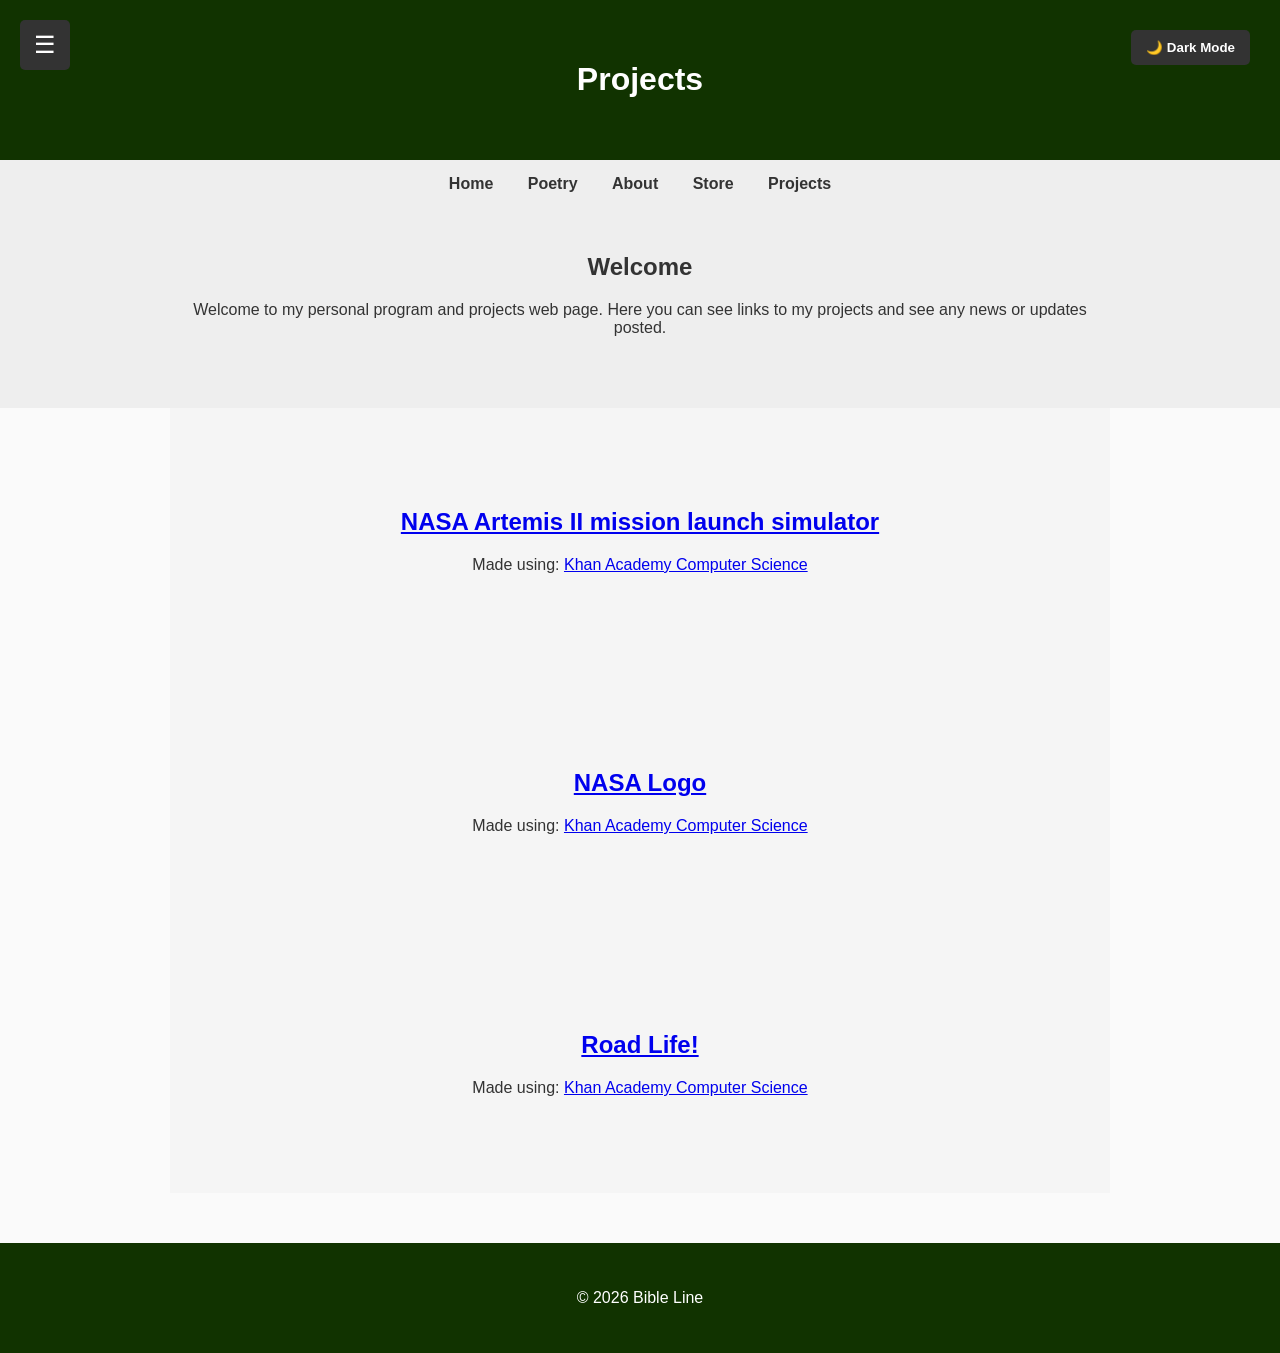
<file: projects.html>
<!DOCTYPE html>
<html>
<head>
 <link rel="icon" type="image/x-icon" href="favicon-32x32.png">
 <title>Bible Line|Projects</title>
<style>
 body {
font-family: Arial, sans-serif;
margin:0;
background:#fafafa;
color:#333;
transition: background 0.3s, color 0.3s;
}

body.dark-mode {
  background: #1a1a1a;
  color: #e0e0e0;
}

header{
background:#130;
color:white;
text-align:center;
padding:40px;
}

body.dark-mode header {
  background: #0a0a0a;
}

nav {
background:#eee;
text-align:center;
padding:15px;
}

body.dark-mode nav  {
  background: #2a2a2a;
}

nav a {
margin:15px;
text-decoration:none;
color:#333;
font-weight:bold;
}

body.dark-mode nav a {
  color: #e0e0e0;
} 

.hero{
text-align:center;
padding:80px 20px;
background:#f5f5f5;
}

body.dark-mode .hero {
  background: #222;
}

section{
max-width:900px;
margin:auto;
padding:40px;
}

.button{
background:#000;
color:white;
padding:12px 20px;
text-decoration:none;
border-radius:5px;
cursor:pointer;
border:none;
font-size:16px;
}

.dark-mode-toggle {
  background: #333;
  color: white;
  padding: 10px 15px;
  border: none;
  border-radius: 5px;
  cursor: pointer;
  font-weight: bold;
  margin: 10px;
}

body.dark-mode .dark-mode-toggle {
  background: #666;
}

.book{
background:white;
padding:20px;
margin-bottom:25px;
border-radius:6px;
box-shadow:0 0 5px rgba(0,0,0,0.1);
}

body.dark-mode .book {
  background: #2a2a2a;
  box-shadow: 0 0 5px rgba(255,255,255,0.1);
}

footer{
text-align:center;
padding:30px;
background:#130;
color:white;
margin-top:50px;
}

body.dark-mode footer {
  background: #0a0a0a;
}

 /* Position button in TOP RIGHT corner */
.dark-mode-toggle.top-right {
  top: 20px;
  right: 20px;
}
 
 .button:hover, .button:active, .button:focus { 
                background-color: rgb(56, 107, 66);
                 
             }  
 
 nav a:hover, nav a:active, nav a:focus {
             color: rgb(56, 107, 66);
         } 
  
   
             ::-webkit-scrollbar {
                 width: 10px;
             }
             ::-webkit-scrollbar-track {
                 background: #f7f7f6;
             }
             ::-webkit-scrollbar-thumb {
                 background: #1008;
             }
             ::-webkit-scrollbar-thumb:hover {
                 background: #688;
             }
       
     .close:hover,
             .close:focus {
                 color: #bbb;
                 text-decoration: none;
                 cursor: pointer;
             }
     .dark-mode-toggle {
  background: #333;
  color: white;
  padding: 10px 15px;
  border: none;
  border-radius: 5px;
  cursor: pointer;
  font-weight: bold;
  margin: 10px;
  position: absolute;
}

/* Position button in TOP RIGHT corner */
.dark-mode-toggle.top-right {
  top: 20px;
  right: 20px;
}

/* Position button in TOP LEFT corner */
.dark-mode-toggle.top-left {
  top: 20px;
  left: 20px;
}

/* Position button in BOTTOM RIGHT corner */
.dark-mode-toggle.bottom-right {
  bottom: 20px;
  right: 20px;
}

/* Position button in BOTTOM LEFT corner */
.dark-mode-toggle.bottom-left {
  bottom: 20px;
  left: 20px;
}

/* Position button CENTER of header */
.dark-mode-toggle.center {
  position: static;
  display: block;
  margin: 10px auto;
}

/* Make header position relative so absolute positioning works inside it */
header {
  background:#130;
  color:white;
  text-align:center;
  padding:40px;
  position: relative;
}
  /* Sidebar Menu */
  .sidebar-menu {
    position: fixed;
    top: 0;
    left: 0;
    width: 250px;
    height: 100vh;
    background: #130;
    color: white;
    padding-top: 20px;
    transform: translateX(-100%);
    transition: transform 0.3s ease;
    z-index: 2000;
    box-shadow: 2px 0 5px rgba(0, 0, 0, 0.2);
    overflow-y: auto;
  }

  body.dark-mode .sidebar-menu {
    background: #0a0a0a;
  }

  .sidebar-menu.active {
    transform: translateX(0);
  }

  .sidebar-menu a {
    display: block;
    padding: 15px 20px;
    text-decoration: none;
    color: white;
    font-weight: bold;
    transition: all 0.3s ease;
    border-left: 4px solid transparent;
  }

  .sidebar-menu a:hover, 
  .sidebar-menu a:active, 
  .sidebar-menu a:focus {
    background-color: rgba(56, 107, 66, 0.2);
    border-left-color: rgb(56, 107, 66);
    padding-left: 25px;
    color: rgb(56, 107, 66);
  }

  .sidebar-menu a.active {
    background-color: rgba(56, 107, 66, 0.2);
    border-left-color: rgb(56, 107, 66);
    color: rgb(56, 107, 66);
  }

  /* Menu Toggle Button */
  .menu-toggle {
    position: fixed;
    top: 20px;
    left: 20px;
    z-index: 2001;
    background: #333;
    color: white;
    border: none;
    padding: 12px 15px;
    font-size: 24px;
    cursor: pointer;
    border-radius: 5px;
    transition: all 0.3s ease;
    width: 50px;
    height: 50px;
    display: flex;
    align-items: center;
    justify-content: center;
  }

  body.dark-mode .menu-toggle {
    background: #666;
  }

  .menu-toggle:hover {
    background: rgb(56, 107, 66);
    transform: scale(1.05);
  }

  /* Close button inside sidebar */
  .sidebar-close {
    position: absolute;
    top: 20px;
    right: 20px;
    background: none;
    border: none;
    color: white;
    font-size: 28px;
    cursor: pointer;
    padding: 0;
    transition: color 0.3s ease;
  }

  .sidebar-close:hover {
    color: rgb(56, 107, 66);
  }

  /* Overlay when sidebar is open */
  .sidebar-overlay {
    position: fixed;
    top: 0;
    left: 0;
    width: 100%;
    height: 100%;
    background: rgba(0, 0, 0, 0.5);
    z-index: 1999;
    display: none;
  }

  .sidebar-overlay.active {
    display: block;
  }

  /* Adjust header for menu */
  header {
    margin-left: 0;
    transition: margin-left 0.3s ease;
  }

  /* Sidebar menu title */
  .sidebar-title {
    padding: 20px;
    text-align: center;
    border-bottom: 2px solid rgba(255, 255, 255, 0.2);
    margin-bottom: 10px;
    font-size: 18px;
  }
 
 /* Mobile adjustments */
  @media (max-width: 768px) {
    .menu-toggle {
      width: 45px;
      height: 45px;
      padding: 10px;
    }

    .sidebar-menu {
      width: 200px;
    }
  }
</style>
    
</head>

<body>
<!-- Menu Toggle Button -->
<button class="menu-toggle" id="menuToggle" onclick="toggleSidebar()">☰</button>
<header>
<h1>Projects</h1>
<button class="dark-mode-toggle top-right" onclick="toggleDarkMode()">🌙 Dark Mode</button>
</header>
<nav>

<a href="index.html">Home</a>
<a href="poetry.html">Poetry</a>
<a href="about.html">About</a>
<a href="store.html">Store</a>
<a href="projects.html">Projects</a>


<br><section>
<h2>Welcome</h2>

<p>
Welcome to my personal program and projects web page. Here you can see links to my projects and see any news or updates posted.
</p>



</section>

</nav><section class="hero">
<h2><a href="https://www.khanacademy.org/computer-programming/nasa-artemis-ii-mission-launch-simulator/4912581065687040"> NASA Artemis II mission launch simulator</a></h2><script src="https://www.khanacademy.org/computer-programming/nasa-artemis-ii-mission-launch-simulator/4912581065687040/embed.js?editor=yes&buttons=yes&author=yes&embed=yes"></script><p>Made using: <a href="http://www.khanacademy.org/computer-programming">Khan Academy Computer Science</a></p>
</section>
<section class="hero"><h2><a href="https://www.khanacademy.org/computer-programming/nasa-logo/6332698460798976">NASA Logo </a></h2><script src="https://www.khanacademy.org/computer-programming/nasa-logo/6332698460798976/embed.js?editor=yes&buttons=yes&author=yes&embed=yes"></script><p>Made using: <a href="http://www.khanacademy.org/computer-programming">Khan Academy Computer Science</a></p> 
</section>
 <section class="hero"><h2><a href="https://www.khanacademy.org/computer-programming/road-life/5006461280829440">Road Life!</a></h2><script src="https://www.khanacademy.org/computer-programming/road-life/5006461280829440/embed.js?editor=yes&buttons=yes&author=yes&embed=yes"></script><p>Made using: <a href="http://www.khanacademy.org/computer-programming">Khan Academy Computer Science</a></p></section>

 <footer>

 

<p>© 2026 Bible Line</p>

</footer>
 <script>
// Toggle dark mode
function toggleDarkMode() {
  document.body.classList.toggle('dark-mode');
  
  // Save preference to browser storage
  if (document.body.classList.contains('dark-mode')) {
    localStorage.setItem('darkMode', 'enabled');
  } else {
    localStorage.setItem('darkMode', 'disabled');
  }
}

// Load saved preference on page load
window.addEventListener('DOMContentLoaded', function() {
  if (localStorage.getItem('darkMode') === 'enabled') {
    document.body.classList.add('dark-mode');
  }
});
  // Toggle sidebar menu
  function toggleSidebar() {
    const sidebar = document.getElementById('sidebarMenu');
    const overlay = document.getElementById('sidebarOverlay');
    sidebar.classList.toggle('active');
    overlay.classList.toggle('active');
  }

  // Close sidebar menu
  function closeSidebar() {
    const sidebar = document.getElementById('sidebarMenu');
    const overlay = document.getElementById('sidebarOverlay');
    sidebar.classList.remove('active');
    overlay.classList.remove('active');
  }

  // Close sidebar when clicking on a link
  document.querySelectorAll('.sidebar-menu a').forEach(link => {
    link.addEventListener('click', function() {
      closeSidebar();
    });
  });

  // Close sidebar when pressing Escape key
  document.addEventListener('keydown', function(event) {
    if (event.key === 'Escape') {
      closeSidebar();
    }
  });

  // Toggle dark mode
  function toggleDarkMode() {
    document.body.classList.toggle('dark-mode');
    
    if (document.body.classList.contains('dark-mode')) {
      localStorage.setItem('darkMode', 'enabled');
    } else {
      localStorage.setItem('darkMode', 'disabled');
    }
  }

  // Load saved dark mode preference
  window.addEventListener('DOMContentLoaded', function() {
    if (localStorage.getItem('darkMode') === 'enabled') {
      document.body.classList.add('dark-mode');
    }

    // Set active sidebar link based on current page
    const currentPage = window.location.pathname.split('/').pop() || 'index.html';
    document.querySelectorAll('.sidebar-menu a').forEach(link => {
      if (link.getAttribute('href') === currentPage) {
        link.classList.add('active');
      }
    });
  });
</script>
</body>
</html>
</file>
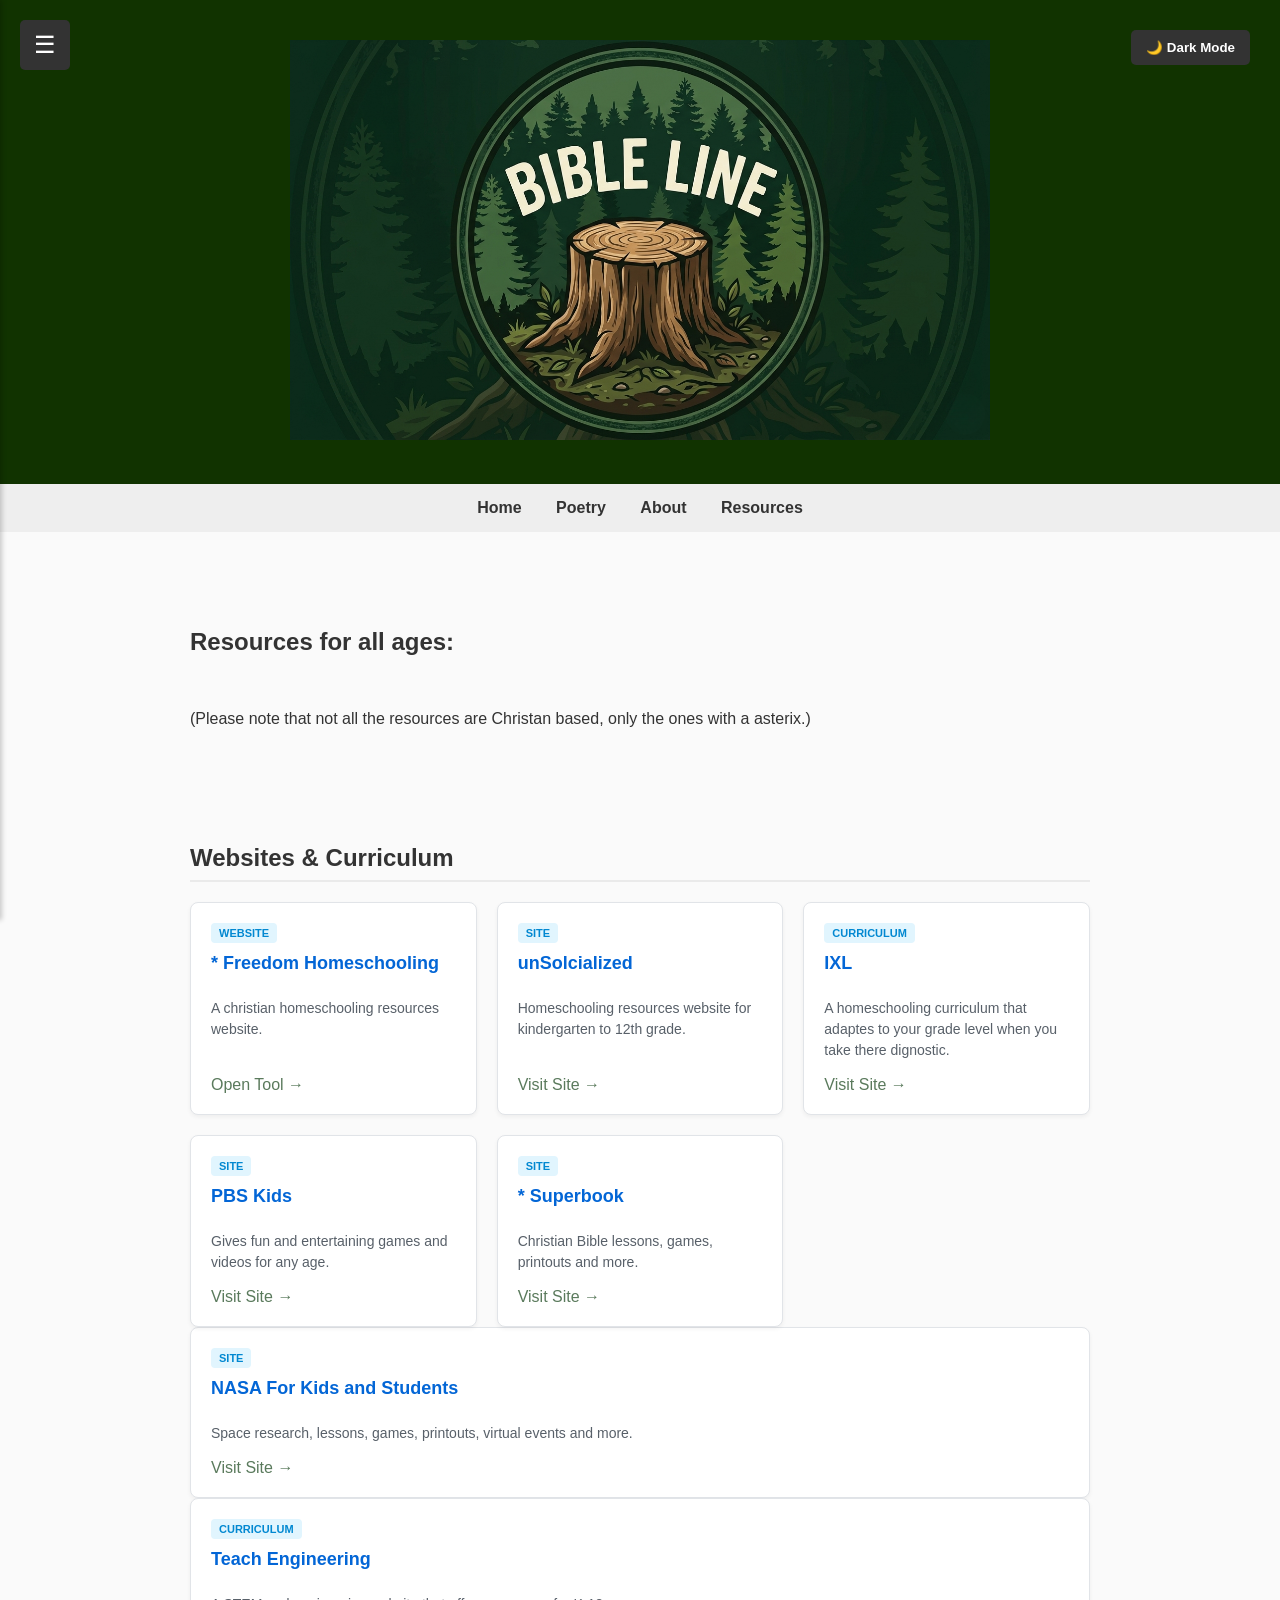
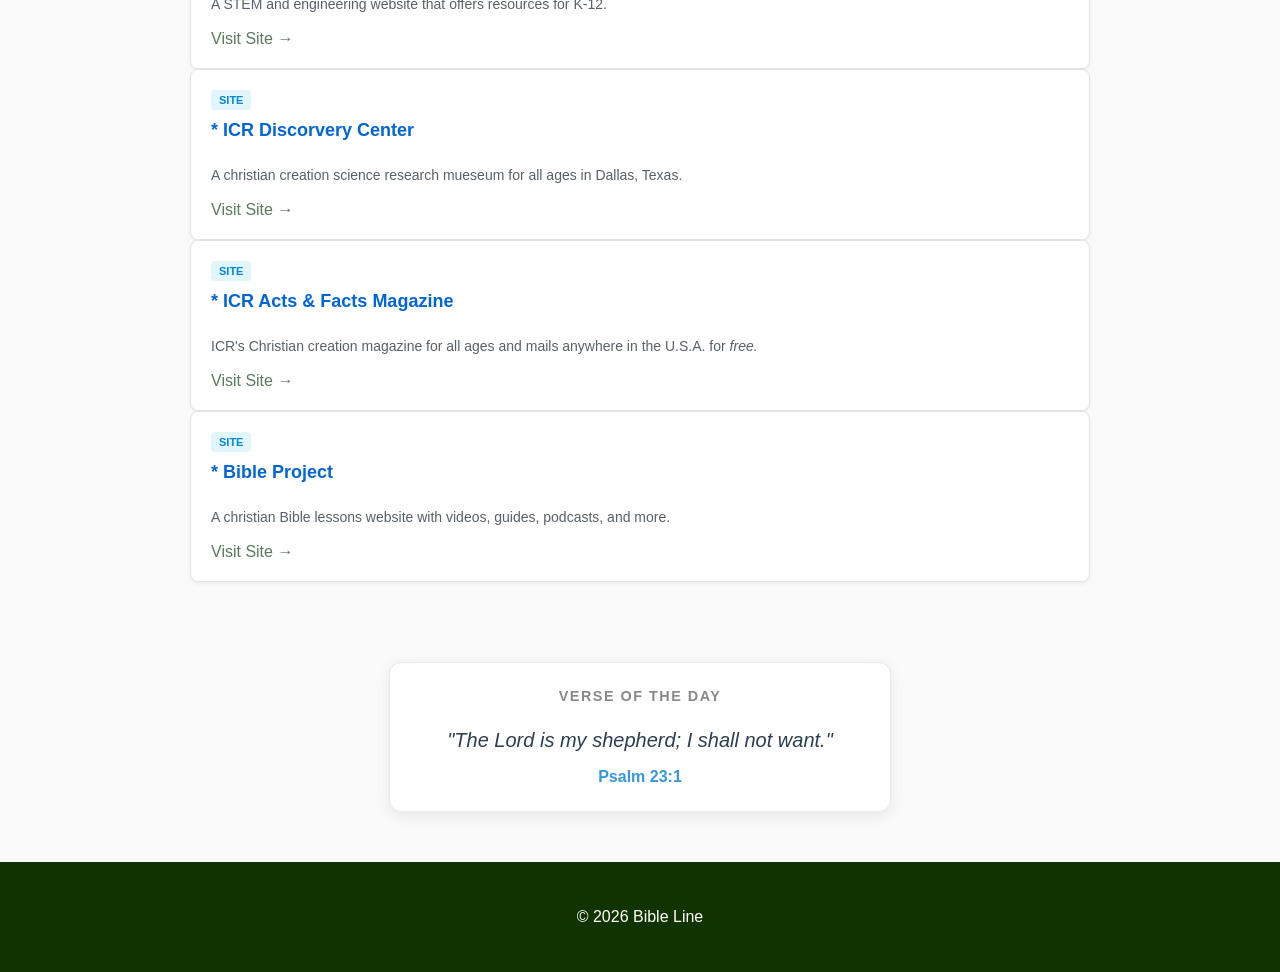
<file: resources.html>
<!DOCTYPE html>
<html>
<head>
  <link rel="icon" type="image/x-icon" href="favicon-32x32.png">
<title>Bible Line | Resources</title>
<link rel="stylesheet" href="css/style.css">
<style>
    .dropdown-content {
 display: none;
  position: absolute; /* Position it below the item */
  background-color: #f9f9f9;
  box-shadow: 0px 8px 16px 0px rgba(0,0,0,0.2);
  padding: 12px;
  z-index: 1;
}

 .dropdown:hover  .dropdown-content{
  display: block; /* Show the box */
}
  
  body {
font-family: Arial, sans-serif;
margin:0;
background:#fafafa;
color:#333;
transition: background 0.3s, color 0.3s;
}

body.dark-mode {
  background: #1a1a1a;
  color: #e0e0e0;
}

header{
background:#130;
color:white;
text-align:center;
padding:40px;
position: relative;
}

  .size{
    font-size: 55px;
  }
  
body.dark-mode header {
  background: #0a0a0a;
}

/* Sidebar Menu */
.sidebar-menu {
    position: fixed;
    top: 0;
    left: 0;
    width: 250px;
    height: 100vh;
    background: #130;
    color: white;
    padding-top: 20px;
    transform: translateX(-100%);
    transition: transform 0.3s ease;
    z-index: 2000;
    box-shadow: 2px 0 5px rgba(0, 0, 0, 0.2);
    overflow-y: auto;
}

body.dark-mode .sidebar-menu {
    background: #0a0a0a;
}

.sidebar-menu.active {
    transform: translateX(0);
}

.sidebar-menu a {
    display: block;
    padding: 15px 20px;
    text-decoration: none;
    color: white;
    font-weight: bold;
    transition: all 0.3s ease;
    border-left: 4px solid transparent;
}

.sidebar-menu a:hover, 
.sidebar-menu a:active, 
.sidebar-menu a:focus {
    background-color: rgba(56, 107, 66, 0.2);
    border-left-color: rgb(56, 107, 66);
    padding-left: 25px;
    color: rgb(56, 107, 66);
}

.sidebar-menu a.active {
    background-color: rgba(56, 107, 66, 0.2);
    border-left-color: rgb(56, 107, 66);
    color: rgb(56, 107, 66);
}

/* Menu Toggle Button */
.menu-toggle {
    position: fixed;
    top: 20px;
    left: 20px;
    z-index: 2001;
    background: #333;
    color: white;
    border: none;
    padding: 12px 15px;
    font-size: 24px;
    cursor: pointer;
    border-radius: 5px;
    transition: all 0.3s ease;
    width: 50px;
    height: 50px;
    display: flex;
    align-items: center;
    justify-content: center;
}

body.dark-mode .menu-toggle {
    background: #666;
}

.menu-toggle:hover {
    background: rgb(56, 107, 66);
    transform: scale(1.05);
}

/* Close button inside sidebar */
.sidebar-close {
    position: absolute;
    top: 20px;
    right: 20px;
    background: none;
    border: none;
    color: white;
    font-size: 28px;
    cursor: pointer;
    padding: 0;
    transition: color 0.3s ease;
}

.sidebar-close:hover {
    color: rgb(56, 107, 66);
}

/* Overlay when sidebar is open */
.sidebar-overlay {
    position: fixed;
    top: 0;
    left: 0;
    width: 100%;
    height: 100%;
    background: rgba(0, 0, 0, 0.5);
    z-index: 1999;
    display: none;
}

.sidebar-overlay.active {
    display: block;
}

/* Sidebar menu title */
.sidebar-title {
    padding: 20px;
    text-align: center;
    border-bottom: 2px solid rgba(255, 255, 255, 0.2);
    margin-bottom: 10px;
    font-size: 18px;
}

nav {
background:#eee;
text-align:center;
padding:15px;
}

body.dark-mode nav  {
  background: #2a2a2a;
}

nav a {
margin:15px;
text-decoration:none;
color:#333;
font-weight:bold;
}

body.dark-mode nav a {
  color: #e0e0e0;
} 

.hero{
text-align:center;
padding:80px 20px;
background:#f5f5f5;
}

body.dark-mode .hero {
  background: #222;
}

section{
max-width:900px;
margin:auto;
padding:40px;
}

.button{
background:#000;
color:white;
padding:12px 20px;
text-decoration:none;
border-radius:5px;
cursor:pointer;
border:none;
font-size:16px;
}

.dark-mode-toggle {
  background: #333;
  color: white;
  padding: 10px 15px;
  border: none;
  border-radius: 5px;
  cursor: pointer;
  font-weight: bold;
  margin: 10px;
  position: absolute;
  top: 20px;
  right: 20px;
  transition: background 0.3s ease;
}

.dark-mode-toggle:hover {
  background: rgb(56, 107, 66);
}

body.dark-mode .dark-mode-toggle {
  background: #666;
}

.book{
background:white;
padding:20px;
margin-bottom:25px;
border-radius:6px;
box-shadow:0 0 5px rgba(0,0,0,0.1);
}

body.dark-mode .book {
  background: #2a2a2a;
  box-shadow: 0 0 5px rgba(255,255,255,0.1);
}

footer{
text-align:center;
padding:30px;
background:#130;
color:white;
margin-top:50px;
}

body.dark-mode footer {
  background: #0a0a0a;
}

 /* Position button in TOP RIGHT corner */
.dark-mode-toggle.top-right {
  top: 20px;
  right: 20px;
}
 
 .button:hover, .button:active, .button:focus { 
                background-color: rgb(56, 107, 66);
                 
             }  
 
 nav a:hover, nav a:active, nav a:focus {
             color: rgb(56, 107, 66);
         } 
  
   
             ::-webkit-scrollbar {
                 width: 10px;
             }
             ::-webkit-scrollbar-track {
                 background: #f7f7f6;
             }
             ::-webkit-scrollbar-thumb {
                 background: #1008;
             }
             ::-webkit-scrollbar-thumb:hover {
                 background: #788;
             }
       
     .close:hover,
             .close:focus {
                 color: #bbb;
                 text-decoration: none;
                 cursor: pointer;
             }

@media (max-width: 768px) {
    .menu-toggle {
        width: 45px;
        height: 45px;
        padding: 10px;
    }

    .sidebar-menu {
        width: 200px;
    }
}
 a{
  text-decoration:none;
  color:rgb(90, 122, 92);
 }


 /* Section Spacing */
.resource-section {
  margin-bottom: 40px;
}

.resource-section h2 {
  font-size: 24px;
  margin-bottom: 20px;
  color: #333;
  border-bottom: 2px solid #eaeaea;
  padding-bottom: 8px;
}

/* CSS Grid Container */
.resource-grid {
  display: grid;
  /* Automatically wraps cards. Minimum width 280px, expands to fill space */
  grid-template-columns: repeat(auto-fill, minmax(280px, 1fr));
  gap: 20px; /* Space between cards */
}

/* Individual Resource Card */
.resource-card {
  background: #ffffff;
  border: 1px solid #e1e4e8;
  border-radius: 8px;
  padding: 20px;
  display: flex;
  flex-direction: column; /* Stack contents vertically */
  justify-content: space-between; /* Pushes the action link to the bottom */
  box-shadow: 0 2px 4px rgba(0, 0, 0, 0.05);
  transition: transform 0.2s ease, box-shadow 0.2s ease;
}

/* Hover Effect */
.resource-card:hover {
  transform: translateY(-4px);
  box-shadow: 0 4px 12px rgba(0, 0, 0, 0.1);
}

/* Card Content Styling */
.resource-card h3 {
  font-size: 18px;
  margin: 10px 0;
  color: #0366d6; /* GitHub-style blue link color */
}

.resource-card p {
  font-size: 14px;
  color: #586069;
  line-height: 1.5;
  margin-bottom: 15px;
  flex-grow: 1; /* Makes description fill space so links align perfectly */
}

/* Action Link */
.card-link {
  font-size: 14px;
  font-weight: bold;
  color: #0366d6;
  text-decoration: none;
}

.card-link:hover {
  text-decoration: underline;
}

/* Optional Category Badges */
.card-badge {
  display: inline-block;
  align-self: flex-start;
  background: #e1f5fe;
  color: #0288d1;
  font-size: 11px;
  font-weight: bold;
  text-transform: uppercase;
  padding: 4px 8px;
  border-radius: 4px;
}

.card-badge.media {
  background: #ede7f6;
  color: #5e35b1;
}
</style>
</head>

<body>

<!-- Sidebar Overlay -->
<div class="sidebar-overlay" id="sidebarOverlay" onclick="closeSidebar()"></div>

<!-- Sidebar Menu -->
<div class="sidebar-menu" id="sidebarMenu">
    <button class="sidebar-close" onclick="closeSidebar()">✕</button>
   <img class="sidebar-title" src="bibleline_logo.png" alt="Company Logo" width="150" height="100">
  <a href="index.html" class="active">Home</a>
  <a href="poetry.html">Poetry</a>
  <a href="about.html">About</a>
     <div class="dropdown">
  <a href="resources.html">Resources</a>
     <div class="dropdown-content">
       <a href="science.html">Science</a>
       <a href="bible.html">Bible</a>
        <a href="biblelineresources.html">Bible Line resources</a>
  </div> 
</div>
 
 
</div>

<!-- Menu Toggle Button -->
<button class="menu-toggle" id="menuToggle" onclick="toggleSidebar()">☰</button>

<header>

<img src="bibleline_logo.png" alt="Company Logo" width="700" height="400">
    

 <button class="dark-mode-toggle" onclick="toggleDarkMode()">🌙 Dark Mode</button>
</header>

<nav>
<a href="index.html">Home</a>
<a href="poetry.html">Poetry</a>
<a href="about.html">About</a>
<a href="resources.html">Resources</a>
</nav>

<br><br>

  <section><h2>Resources for all ages:</h2><br>
  <p>(Please note that not all the resources are Christan based, only the ones with a asterix.)</p>
  </section>
  
<!-- Section 1: Study Tools -->
<section class="resource-section">
  <h2>Websites & Curriculum</h2>
  <div class="resource-grid">
    <div class="resource-card">
      <div class="card-badge">Website</div>
      <h3> * Freedom Homeschooling</h3>
      <p>A christian homeschooling resources website.</p>
      <a href="https://freedomhomeschooling.com/">Open Tool →</a>
    </div>

    <div class="resource-card">
      <div class="card-badge">Site</div>
      <h3>unSolcialized</h3>
      <p>Homeschooling resources website for kindergarten to 12th grade.</p>
      <a href="https://unsocialized.net/">Visit Site →</a>
    </div>

      <div class="resource-card">
      <div class="card-badge">Curriculum</div>
      <h3>IXL</h3>
      <p>A homeschooling curriculum that adaptes to your grade level when you take there dignostic.</p>
      <a href="https://www.ixl.com/">Visit Site →</a>
    </div>

       <div class="resource-card">
      <div class="card-badge">Site</div>
      <h3>PBS Kids</h3>
      <p>Gives fun and entertaining games and videos for any age.</p>
      <a href="https://pbskids.org/">Visit Site →</a>
    </div>

      <div class="resource-card">
      <div class="card-badge">Site</div>
      <h3> * Superbook</h3>
      <p>Christian Bible lessons, games, printouts and more.</p>
      <a href="https://us-en.superbook.cbn.com/">Visit Site →</a>
    </div>
  </div>

     <div class="resource-card">
      <div class="card-badge">Site</div>
      <h3>NASA For Kids and Students</h3>
      <p>Space research, lessons, games, printouts, virtual events and more.</p>
      <a href="https://www.nasa.gov/learning-resources/for-kids-and-students/">Visit Site →</a>
    </div>

       <div class="resource-card">
      <div class="card-badge">Curriculum</div>
      <h3>Teach Engineering</h3>
      <p>A STEM and engineering website that offers resources for K-12.</p>
      <a href="https://www.teachengineering.org/"">Visit Site →</a>
    </div>

      <div class="resource-card">
      <div class="card-badge">Site</div>
      <h3> * ICR Discorvery Center</h3>
      <p>A christian creation science research mueseum for all ages in Dallas, Texas.</p>
      <a href="https://discoverycenter.icr.org/">Visit Site →</a>
    </div>
  </div>

  <div class="resource-card">
      <div class="card-badge">Site</div>
      <h3>* ICR Acts & Facts Magazine</h3>
      <p>ICR's Christian creation magazine for all ages and mails anywhere in the U.S.A. for <em>free.</em></p>
      <a href="https://www.icr.org/subscriptions/signup">Visit Site →</a>
    </div>

      <div class="resource-card">
      <div class="card-badge">Site</div>
      <h3> * Bible Project</h3>
      <p>A christian Bible lessons website with videos, guides, podcasts, and more.</p>
      <a href="https://bibleproject.com/">Visit Site →</a>
    </div>
  </div>
  
</section>

<!-- Section 2: Media & Audio 
<section class="resource-section">
  <h2>Media & Audio</h2>
  <div class="resource-grid">
    <div class="resource-card">
      <div class="card-badge media">Video</div>
      <h3>The Bible Project</h3>
      <p>Short animated videos walking through biblical books and core theological structures.</p>
      <a href="#" class="card-link">Watch Videos →</a>
    </div>
  </div> -->
</section>

<!-- Verse of the Day Widget Container -->
<div id="verse-widget">
  <div class="verse-header">Verse of the Day</div>
  <p id="verse-text">Loading daily verse...</p>
  <p id="verse-reference"></p>
</div>

<!-- Widget Styling (Enhanced for dark mode compatibility) -->
<style>
  #verse-widget {
    font-family: 'Segoe UI', Tahoma, Geneva, Verdana, sans-serif;
    max-width: 450px;
    margin: 20px auto;
    padding: 25px;
    background-color: #FFFFFF;
    border-radius: 12px;
    box-shadow: 0 4px 15px rgba(0, 0, 0, 0.08);
    text-align: center;
    border: 1px solid #EAEAEA;
  }

  body.dark-mode #verse-widget {
    background-color: #2a2a2a;
    border: 1px solid #444444;
    box-shadow: 0 4px 15px rgba(0, 0, 0, 0.3);
  }

  .verse-header {
    font-size: 0.9rem;
    text-transform: uppercase;
    letter-spacing: 1.5px;
    color: #888888;
    margin-bottom: 15px;
    font-weight: 600;
  }

  body.dark-mode .verse-header {
    color: #aaaaaa;
  }

  #verse-text {
    font-size: 1.25rem;
    font-style: italic;
    color: #2C3E50;
    line-height: 1.6;
    margin-bottom: 12px;
  }

  body.dark-mode #verse-text {
    color: #e0e0e0;
  }

  #verse-reference {
    font-size: 1rem;
    font-weight: 600;
    color: #3498DB;
    margin: 0;
  }

  body.dark-mode #verse-reference {
    color: #5dade2;
  }
</style>

<!-- Widget Logic -->
<script>
  // A curated list of verses to rotate through daily
  const verses = [
    {
      text: "For I know the plans I have for you, declares the Lord, plans for welfare and not for evil, to give you a future and a hope.",
      ref: "Jeremiah 29:11"
    },
    {
      text: "Trust in the Lord with all your heart, and do not lean on your own understanding.",
      ref: "Proverbs 3:5"
    },
    {
      text: "The Lord is my shepherd; I shall not want.",
      ref: "Psalm 23:1"
    },
    {
      text: "I can do all things through him who strengthens me.",
      ref: "Philippians 4:13"
    },
    {
      text: "But they who wait for the Lord shall renew their strength; they shall mount up with wings like eagles.",
      ref: "Isaiah 40:31"
    },
    {
      text: "Be strong and courageous. Do not be frightened, and do not be dismayed, for the Lord your God is with you wherever you go.",
      ref: "Joshua 1:9"
    },
    {
      text: "And we know that for those who love God all things work together for good, for those who are called according to his purpose.",
      ref: "Romans 8:28"
    }
  ];

  function displayDailyVerse() {
    // Get the current day of the year (0-365) to determine the index
    const now = new Date();
    const start = new Date(now.getFullYear(), 0, 0);
    const diff = now - start;
    const oneDay = 1000 * 60 * 60 * 24;
    const dayOfYear = Math.floor(diff / oneDay);

    // Select the verse using the day number
    const verseIndex = dayOfYear % verses.length;
    const dailyVerse = verses[verseIndex];

    // Inject into the HTML
    document.getElementById("verse-text").innerText = `"${dailyVerse.text}"`;
    document.getElementById("verse-reference").innerText = dailyVerse.ref;
  }

  // Run the function when the page loads
  window.onload = displayDailyVerse;
</script>
  
<footer>
  <p>© 2026 Bible Line</p>
</footer>

<script>
//Copy URL button script

document.querySelectorAll('.copy-btn').forEach(button => {
    button.addEventListener('click', () => {
        const urlToCopy = button.getAttribute('data-url');
        
        // Use the Clipboard API
        navigator.clipboard.writeText(urlToCopy).then(() => {
            // Optional: Provide feedback to the user
            const originalText = button.innerText;
            button.innerText = 'Copied!';
            setTimeout(() => {
                button.innerText = originalText;
            }, 1500);
        }).catch(err => {
            console.error('Failed to copy: ', err);
        });
    });
});

 
 // Toggle sidebar menu
function toggleSidebar() {
    const sidebar = document.getElementById('sidebarMenu');
    const overlay = document.getElementById('sidebarOverlay');
    sidebar.classList.toggle('active');
    overlay.classList.toggle('active');
}

// Close sidebar menu
function closeSidebar() {
    const sidebar = document.getElementById('sidebarMenu');
    const overlay = document.getElementById('sidebarOverlay');
    sidebar.classList.remove('active');
    overlay.classList.remove('active');
}

// Close sidebar when clicking on a link
document.querySelectorAll('.sidebar-menu a').forEach(link => {
    link.addEventListener('click', function() {
        closeSidebar();
    });
});

// Close sidebar when pressing Escape key
document.addEventListener('keydown', function(event) {
    if (event.key === 'Escape') {
        closeSidebar();
    }
});

// Toggle dark mode
function toggleDarkMode() {
  document.body.classList.toggle('dark-mode');
  
  // Save preference to browser storage
  if (document.body.classList.contains('dark-mode')) {
    localStorage.setItem('darkMode', 'enabled');
  } else {
    localStorage.setItem('darkMode', 'disabled');
  }
}

// Load saved preference on page load
window.addEventListener('DOMContentLoaded', function() {
  if (localStorage.getItem('darkMode') === 'enabled') {
    document.body.classList.add('dark-mode');
  }

  // Set active sidebar link based on current page
  const currentPage = window.location.pathname.split('/').pop() || 'index.html';
  document.querySelectorAll('.sidebar-menu a').forEach(link => {
    if (link.getAttribute('href') === currentPage) {
      link.classList.add('active');
    }
  });
});
  document.getElementById('resourceSearch').addEventListener('input', function (e) {
    // Convert input text to lowercase for case-insensitive matching
    const searchTerm = e.target.value.toLowerCase();
    
    // Grab all resource cards on the page
    const cards = document.querySelectorAll('.resource-card');

    cards.forEach(card => {
      // Extract text content from the header, category, and paragraph
      const text = card.textContent.toLowerCase();

      // If the text includes the search term, show it; otherwise, hide it
      if (text.includes(searchTerm)) {
        card.style.display = ""; // Restores original CSS layout (block/flex/grid)
      } else {
        card.style.display = "none"; // Hides the element entirely
      }
    });
  });
</script>

</body>
</html>
</file>
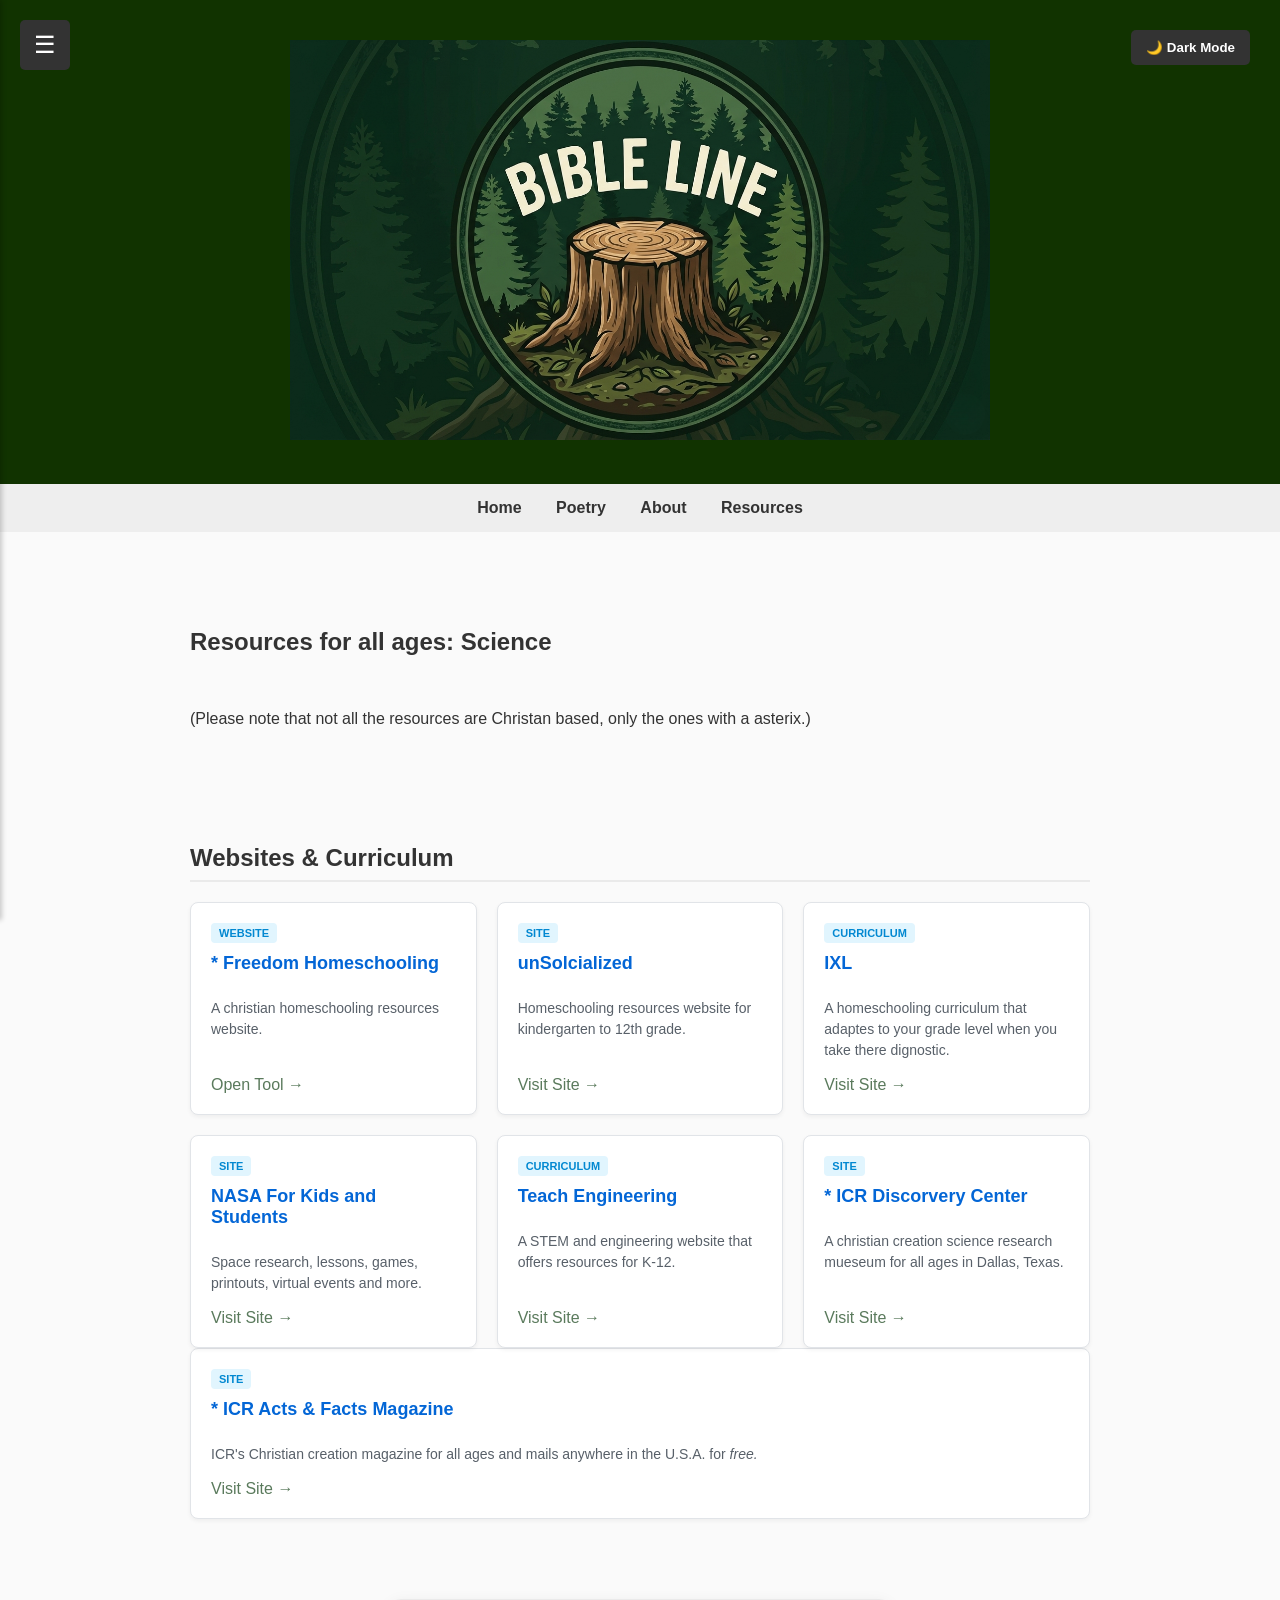
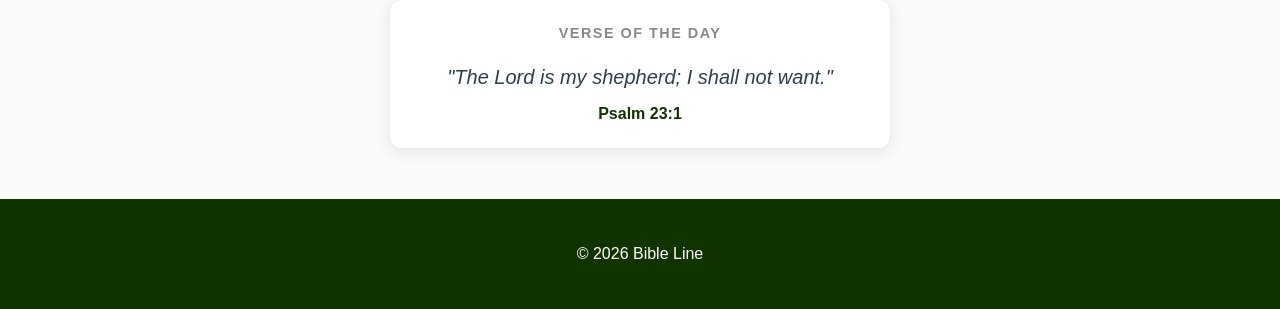
<file: science.html>
<!DOCTYPE html>
<html>
<head>
  <link rel="icon" type="image/x-icon" href="favicon-32x32.png">
<title>Bible Line | Resources | Science</title>
<link rel="stylesheet" href="css/style.css">
<style>
    .dropdown-content {
 display: none;
  position: absolute; /* Position it below the item */
  background-color: #f9f9f9;
  box-shadow: 0px 8px 16px 0px rgba(0,0,0,0.2);
  padding: 12px;
  z-index: 1;
}

 .dropdown:hover  .dropdown-content{
  display: block; /* Show the box */
}
  
  body {
font-family: Arial, sans-serif;
margin:0;
background:#fafafa;
color:#333;
transition: background 0.3s, color 0.3s;
}

body.dark-mode {
  background: #1a1a1a;
  color: #e0e0e0;
}

header{
background:#130;
color:white;
text-align:center;
padding:40px;
position: relative;
}

  .size{
    font-size: 55px;
  }
  
body.dark-mode header {
  background: #0a0a0a;
}

/* Sidebar Menu */
.sidebar-menu {
    position: fixed;
    top: 0;
    left: 0;
    width: 250px;
    height: 100vh;
    background: #130;
    color: white;
    padding-top: 20px;
    transform: translateX(-100%);
    transition: transform 0.3s ease;
    z-index: 2000;
    box-shadow: 2px 0 5px rgba(0, 0, 0, 0.2);
    overflow-y: auto;
}

body.dark-mode .sidebar-menu {
    background: #0a0a0a;
}

.sidebar-menu.active {
    transform: translateX(0);
}

.sidebar-menu a {
    display: block;
    padding: 15px 20px;
    text-decoration: none;
    color: white;
    font-weight: bold;
    transition: all 0.3s ease;
    border-left: 4px solid transparent;
}

.sidebar-menu a:hover, 
.sidebar-menu a:active, 
.sidebar-menu a:focus {
    background-color: rgba(56, 107, 66, 0.2);
    border-left-color: rgb(56, 107, 66);
    padding-left: 25px;
    color: rgb(56, 107, 66);
}

.sidebar-menu a.active {
    background-color: rgba(56, 107, 66, 0.2);
    border-left-color: rgb(56, 107, 66);
    color: rgb(56, 107, 66);
}

/* Menu Toggle Button */
.menu-toggle {
    position: fixed;
    top: 20px;
    left: 20px;
    z-index: 2001;
    background: #333;
    color: white;
    border: none;
    padding: 12px 15px;
    font-size: 24px;
    cursor: pointer;
    border-radius: 5px;
    transition: all 0.3s ease;
    width: 50px;
    height: 50px;
    display: flex;
    align-items: center;
    justify-content: center;
}

body.dark-mode .menu-toggle {
    background: #666;
}

.menu-toggle:hover {
    background: rgb(56, 107, 66);
    transform: scale(1.05);
}

/* Close button inside sidebar */
.sidebar-close {
    position: absolute;
    top: 20px;
    right: 20px;
    background: none;
    border: none;
    color: white;
    font-size: 28px;
    cursor: pointer;
    padding: 0;
    transition: color 0.3s ease;
}

.sidebar-close:hover {
    color: rgb(56, 107, 66);
}

/* Overlay when sidebar is open */
.sidebar-overlay {
    position: fixed;
    top: 0;
    left: 0;
    width: 100%;
    height: 100%;
    background: rgba(0, 0, 0, 0.5);
    z-index: 1999;
    display: none;
}

.sidebar-overlay.active {
    display: block;
}

/* Sidebar menu title */
.sidebar-title {
    padding: 20px;
    text-align: center;
    border-bottom: 2px solid rgba(255, 255, 255, 0.2);
    margin-bottom: 10px;
    font-size: 18px;
}

nav {
background:#eee;
text-align:center;
padding:15px;
}

body.dark-mode nav  {
  background: #2a2a2a;
}

nav a {
margin:15px;
text-decoration:none;
color:#333;
font-weight:bold;
}

body.dark-mode nav a {
  color: #e0e0e0;
} 

.hero{
text-align:center;
padding:80px 20px;
background:#f5f5f5;
}

body.dark-mode .hero {
  background: #222;
}

section{
max-width:900px;
margin:auto;
padding:40px;
}

.button{
background:#000;
color:white;
padding:12px 20px;
text-decoration:none;
border-radius:5px;
cursor:pointer;
border:none;
font-size:16px;
}

.dark-mode-toggle {
  background: #333;
  color: white;
  padding: 10px 15px;
  border: none;
  border-radius: 5px;
  cursor: pointer;
  font-weight: bold;
  margin: 10px;
  position: absolute;
  top: 20px;
  right: 20px;
  transition: background 0.3s ease;
}

.dark-mode-toggle:hover {
  background: rgb(56, 107, 66);
}

body.dark-mode .dark-mode-toggle {
  background: #666;
}

.book{
background:white;
padding:20px;
margin-bottom:25px;
border-radius:6px;
box-shadow:0 0 5px rgba(0,0,0,0.1);
}

body.dark-mode .book {
  background: #2a2a2a;
  box-shadow: 0 0 5px rgba(255,255,255,0.1);
}

footer{
text-align:center;
padding:30px;
background:#130;
color:white;
margin-top:50px;
}

body.dark-mode footer {
  background: #0a0a0a;
}

 /* Position button in TOP RIGHT corner */
.dark-mode-toggle.top-right {
  top: 20px;
  right: 20px;
}
 
 .button:hover, .button:active, .button:focus { 
                background-color: rgb(56, 107, 66);
                 
             }  
 
 nav a:hover, nav a:active, nav a:focus {
             color: rgb(56, 107, 66);
         } 
  
   
             ::-webkit-scrollbar {
                 width: 10px;
             }
             ::-webkit-scrollbar-track {
                 background: #f7f7f6;
             }
             ::-webkit-scrollbar-thumb {
                 background: #1008;
             }
             ::-webkit-scrollbar-thumb:hover {
                 background: #788;
             }
       
     .close:hover,
             .close:focus {
                 color: #bbb;
                 text-decoration: none;
                 cursor: pointer;
             }

@media (max-width: 768px) {
    .menu-toggle {
        width: 45px;
        height: 45px;
        padding: 10px;
    }

    .sidebar-menu {
        width: 200px;
    }
}
 a{
  text-decoration:none;
  color:rgb(90, 122, 92);
 }


 /* Section Spacing */
.resource-section {
  margin-bottom: 40px;
}

.resource-section h2 {
  font-size: 24px;
  margin-bottom: 20px;
  color: #333;
  border-bottom: 2px solid #eaeaea;
  padding-bottom: 8px;
}

/* CSS Grid Container */
.resource-grid {
  display: grid;
  /* Automatically wraps cards. Minimum width 280px, expands to fill space */
  grid-template-columns: repeat(auto-fill, minmax(280px, 1fr));
  gap: 20px; /* Space between cards */
}

/* Individual Resource Card */
.resource-card {
  background: #ffffff;
  border: 1px solid #e1e4e8;
  border-radius: 8px;
  padding: 20px;
  display: flex;
  flex-direction: column; /* Stack contents vertically */
  justify-content: space-between; /* Pushes the action link to the bottom */
  box-shadow: 0 2px 4px rgba(0, 0, 0, 0.05);
  transition: transform 0.2s ease, box-shadow 0.2s ease;
}

/* Hover Effect */
.resource-card:hover {
  transform: translateY(-4px);
  box-shadow: 0 4px 12px rgba(0, 0, 0, 0.1);
}

/* Card Content Styling */
.resource-card h3 {
  font-size: 18px;
  margin: 10px 0;
  color: #0366d6; /* GitHub-style blue link color */
}

.resource-card p {
  font-size: 14px;
  color: #586069;
  line-height: 1.5;
  margin-bottom: 15px;
  flex-grow: 1; /* Makes description fill space so links align perfectly */
}

/* Action Link */
.card-link {
  font-size: 14px;
  font-weight: bold;
  color: #0366d6;
  text-decoration: none;
}

.card-link:hover {
  text-decoration: underline;
}

/* Optional Category Badges */
.card-badge {
  display: inline-block;
  align-self: flex-start;
  background: #e1f5fe;
  color: #0288d1;
  font-size: 11px;
  font-weight: bold;
  text-transform: uppercase;
  padding: 4px 8px;
  border-radius: 4px;
}

.card-badge.media {
  background: #ede7f6;
  color: #5e35b1;
}
</style>
</head>

<body>

<!-- Sidebar Overlay -->
<div class="sidebar-overlay" id="sidebarOverlay" onclick="closeSidebar()"></div>

<!-- Sidebar Menu -->
<div class="sidebar-menu" id="sidebarMenu">
    <button class="sidebar-close" onclick="closeSidebar()">✕</button>
   <img class="sidebar-title" src="android-chrome-192x192.png" alt="Company Logo" width="150" height="100">
  <a href="index.html" class="active">Home</a>
  <a href="poetry.html">Poetry</a>
  <a href="about.html">About</a>
     <div class="dropdown">
  <a href="resources.html">Resources</a>
     <div class="dropdown-content">
       <a href="science.html">Science</a>
       <a href="bible.html">Bible</a>
        <a href="biblelineresources.html">Bible Line resources</a>
  </div> 
</div>
 
</div>

<!-- Menu Toggle Button -->
<button class="menu-toggle" id="menuToggle" onclick="toggleSidebar()">☰</button>

<header>


<img src="bibleline_logo.png" alt="Company Logo" width="700" height="400">
    

 <button class="dark-mode-toggle" onclick="toggleDarkMode()">🌙 Dark Mode</button>
</header>

<nav>
<a href="index.html">Home</a>
<a href="poetry.html">Poetry</a>
<a href="about.html">About</a>
  <a href="resources.html">Resources</a>
</nav>

<br><br>

<section>  <h2>Resources for all ages: Science</h2><br>
  <p>(Please note that not all the resources are Christan based, only the ones with a asterix.)</p></section>
  <!-- Section 1: Study Tools -->
<section class="resource-section">
  <h2>Websites & Curriculum</h2>
  <div class="resource-grid">
    <div class="resource-card">
      <div class="card-badge">Website</div>
      <h3> * Freedom Homeschooling</h3>
      <p>A christian homeschooling resources website.</p>
      <a href="https://freedomhomeschooling.com/">Open Tool →</a>
    </div>

    <div class="resource-card">
      <div class="card-badge">Site</div>
      <h3>unSolcialized</h3>
      <p>Homeschooling resources website for kindergarten to 12th grade.</p>
      <a href="https://unsocialized.net/">Visit Site →</a>
    </div>

      <div class="resource-card">
      <div class="card-badge">Curriculum</div>
      <h3>IXL</h3>
      <p>A homeschooling curriculum that adaptes to your grade level when you take there dignostic.</p>
      <a href="https://www.ixl.com/">Visit Site →</a>
    </div>

     <div class="resource-card">
      <div class="card-badge">Site</div>
      <h3>NASA For Kids and Students</h3>
      <p>Space research, lessons, games, printouts, virtual events and more.</p>
      <a href="https://www.nasa.gov/learning-resources/for-kids-and-students/">Visit Site →</a>
    </div>

       <div class="resource-card">
      <div class="card-badge">Curriculum</div>
      <h3>Teach Engineering</h3>
      <p>A STEM and engineering website that offers resources for K-12.</p>
      <a href="https://www.teachengineering.org/"">Visit Site →</a>
    </div>

      <div class="resource-card">
      <div class="card-badge">Site</div>
      <h3> * ICR Discorvery Center</h3>
      <p>A christian creation science research mueseum for all ages in Dallas, Texas.</p>
      <a href="https://discoverycenter.icr.org/">Visit Site →</a>
    </div>
  </div>

  <div class="resource-card">
      <div class="card-badge">Site</div>
      <h3>* ICR Acts & Facts Magazine</h3>
      <p>ICR's Christian creation magazine for all ages and mails anywhere in the U.S.A. for <em>free.</em></p>
      <a href="https://www.icr.org/subscriptions/signup">Visit Site →</a>
    </div>

  
</section>
  

 
 

 

<!-- Verse of the Day Widget Container -->
<div id="verse-widget">
  <div class="verse-header">Verse of the Day</div>
  <p id="verse-text">Loading daily verse...</p>
  <p id="verse-reference"></p>
</div>

<!-- Widget Styling (Enhanced for dark mode compatibility) -->
<style>
  #verse-widget {
    font-family: 'Segoe UI', Tahoma, Geneva, Verdana, sans-serif;
    max-width: 450px;
    margin: 20px auto;
    padding: 25px;
    background-color: #FFFFFF;
    border-radius: 12px;
    box-shadow: 0 4px 15px rgba(0, 0, 0, 0.08);
    text-align: center;
    border: 1px solid #EAEAEA;
  }

  body.dark-mode #verse-widget {
    background-color: #2a2a2a;
    border: 1px solid #444444;
    box-shadow: 0 4px 15px rgba(0, 0, 0, 0.3);
  }

  .verse-header {
    font-size: 0.9rem;
    text-transform: uppercase;
    letter-spacing: 1.5px;
    color: #888888;
    margin-bottom: 15px;
    font-weight: 600;
  }

  body.dark-mode .verse-header {
    color: #aaaaaa;
  }

  #verse-text {
    font-size: 1.25rem;
    font-style: italic;
    color: #2C3E50;
    line-height: 1.6;
    margin-bottom: 12px;
  }

  body.dark-mode #verse-text {
    color: #e0e0e0;
  }

  #verse-reference {
    font-size: 1rem;
    font-weight: 600;
    color: #130;
    margin: 0;
  }

  body.dark-mode #verse-reference {
    color: #5dade2;
  }
</style>

<!-- Widget Logic -->
<script>
  // A curated list of verses to rotate through daily
  const verses = [
    {
      text: "For I know the plans I have for you, declares the Lord, plans for welfare and not for evil, to give you a future and a hope.",
      ref: "Jeremiah 29:11"
    },
    {
      text: "Trust in the Lord with all your heart, and do not lean on your own understanding.",
      ref: "Proverbs 3:5"
    },
    {
      text: "The Lord is my shepherd; I shall not want.",
      ref: "Psalm 23:1"
    },
    {
      text: "I can do all things through him who strengthens me.",
      ref: "Philippians 4:13"
    },
    {
      text: "But they who wait for the Lord shall renew their strength; they shall mount up with wings like eagles.",
      ref: "Isaiah 40:31"
    },
    {
      text: "Be strong and courageous. Do not be frightened, and do not be dismayed, for the Lord your God is with you wherever you go.",
      ref: "Joshua 1:9"
    },
    {
      text: "And we know that for those who love God all things work together for good, for those who are called according to his purpose.",
      ref: "Romans 8:28"
    }
  ];

  function displayDailyVerse() {
    // Get the current day of the year (0-365) to determine the index
    const now = new Date();
    const start = new Date(now.getFullYear(), 0, 0);
    const diff = now - start;
    const oneDay = 1000 * 60 * 60 * 24;
    const dayOfYear = Math.floor(diff / oneDay);

    // Select the verse using the day number
    const verseIndex = dayOfYear % verses.length;
    const dailyVerse = verses[verseIndex];

    // Inject into the HTML
    document.getElementById("verse-text").innerText = `"${dailyVerse.text}"`;
    document.getElementById("verse-reference").innerText = dailyVerse.ref;
  }

  // Run the function when the page loads
  window.onload = displayDailyVerse;
</script>

<footer>
  <p>© 2026 Bible Line</p>
</footer>

  
<script>
//Copy URL button script

document.querySelectorAll('.copy-btn').forEach(button => {
    button.addEventListener('click', () => {
        const urlToCopy = button.getAttribute('data-url');
        
        // Use the Clipboard API
        navigator.clipboard.writeText(urlToCopy).then(() => {
            // Optional: Provide feedback to the user
            const originalText = button.innerText;
            button.innerText = 'Copied!';
            setTimeout(() => {
                button.innerText = originalText;
            }, 1500);
        }).catch(err => {
            console.error('Failed to copy: ', err);
        });
    });
});

 
 // Toggle sidebar menu
function toggleSidebar() {
    const sidebar = document.getElementById('sidebarMenu');
    const overlay = document.getElementById('sidebarOverlay');
    sidebar.classList.toggle('active');
    overlay.classList.toggle('active');
}

// Close sidebar menu
function closeSidebar() {
    const sidebar = document.getElementById('sidebarMenu');
    const overlay = document.getElementById('sidebarOverlay');
    sidebar.classList.remove('active');
    overlay.classList.remove('active');
}

// Close sidebar when clicking on a link
document.querySelectorAll('.sidebar-menu a').forEach(link => {
    link.addEventListener('click', function() {
        closeSidebar();
    });
});

// Close sidebar when pressing Escape key
document.addEventListener('keydown', function(event) {
    if (event.key === 'Escape') {
        closeSidebar();
    }
});

// Toggle dark mode
function toggleDarkMode() {
  document.body.classList.toggle('dark-mode');
  
  // Save preference to browser storage
  if (document.body.classList.contains('dark-mode')) {
    localStorage.setItem('darkMode', 'enabled');
  } else {
    localStorage.setItem('darkMode', 'disabled');
  }
}

// Load saved preference on page load
window.addEventListener('DOMContentLoaded', function() {
  if (localStorage.getItem('darkMode') === 'enabled') {
    document.body.classList.add('dark-mode');
  }

  // Set active sidebar link based on current page
  const currentPage = window.location.pathname.split('/').pop() || 'index.html';
  document.querySelectorAll('.sidebar-menu a').forEach(link => {
    if (link.getAttribute('href') === currentPage) {
      link.classList.add('active');
    }
  });
});
</script>

</body>
</html>
</file>
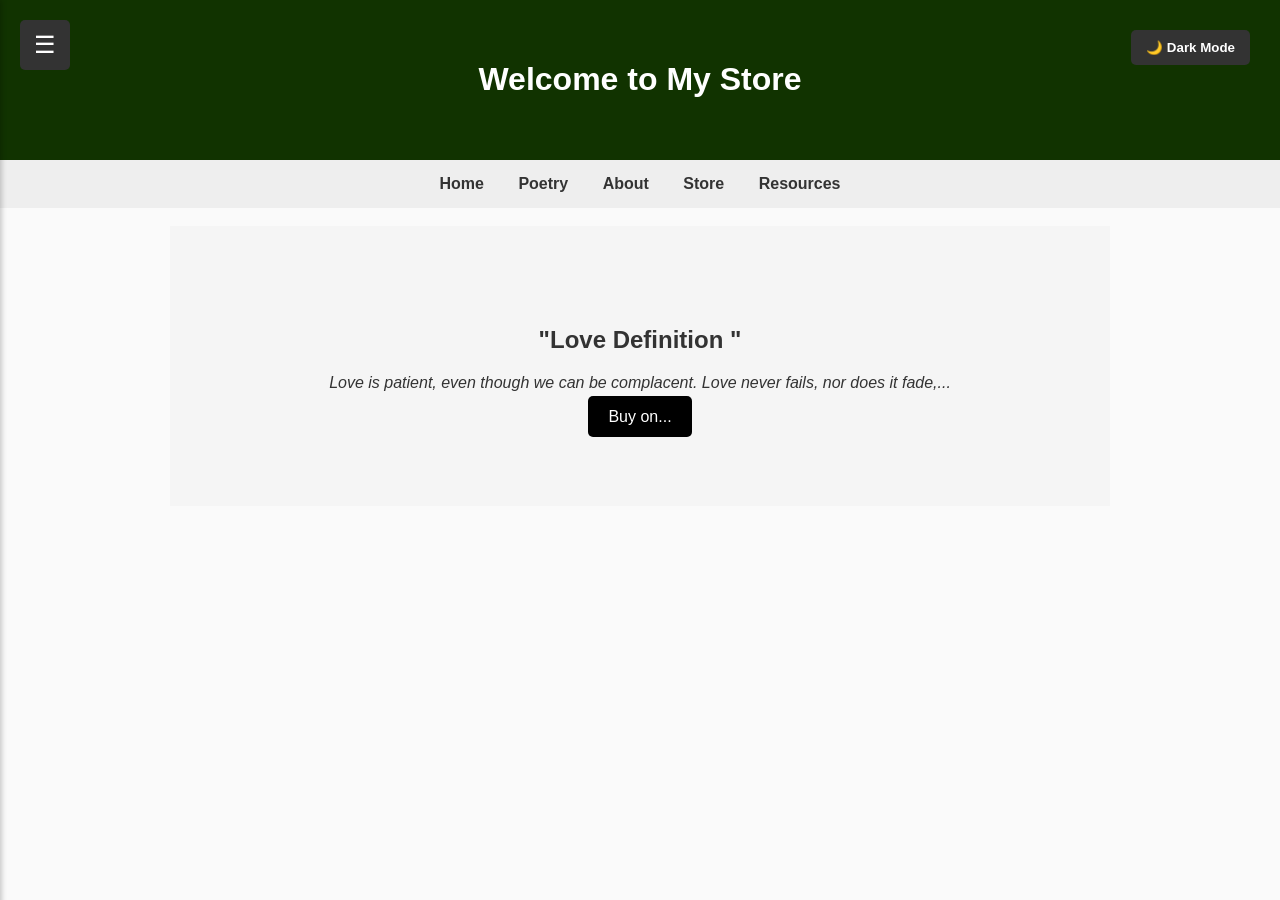
<file: store.html>
<!DOCTYPE html>
<html lang="en">
<head>
     <link rel="icon" type="image/x-icon" href="favicon-32x32.png">
    <meta charset="UTF-8">
    <title>Bible Line | Store</title>
    <style>
        body {
            font-family: Arial, sans-serif;
            margin: 0;
            background: #fafafa;
            color: #333;
            transition: background 0.3s, color 0.3s;
        }

        body.dark-mode {
            background: #1a1a1a;
            color: #e0e0e0;
        }

        header {
            background: #130;
            color: white;
            text-align: center;
            padding: 40px;
            position: relative;
        }

        body.dark-mode header {
            background: #0a0a0a;
        }

        /* Sidebar Menu */
        .sidebar-menu {
            position: fixed;
            top: 0;
            left: 0;
            width: 250px;
            height: 100vh;
            background: #130;
            color: white;
            padding-top: 20px;
            transform: translateX(-100%);
            transition: transform 0.3s ease;
            z-index: 2000;
            box-shadow: 2px 0 5px rgba(0, 0, 0, 0.2);
            overflow-y: auto;
        }

        body.dark-mode .sidebar-menu {
            background: #0a0a0a;
        }

        .sidebar-menu.active {
            transform: translateX(0);
        }

        .sidebar-menu a {
            display: block;
            padding: 15px 20px;
            text-decoration: none;
            color: white;
            font-weight: bold;
            transition: all 0.3s ease;
            border-left: 4px solid transparent;
        }

        .sidebar-menu a:hover, 
        .sidebar-menu a:active, 
        .sidebar-menu a:focus {
            background-color: rgba(56, 107, 66, 0.2);
            border-left-color: rgb(56, 107, 66);
            padding-left: 25px;
            color: rgb(56, 107, 66);
        }

        .sidebar-menu a.active {
            background-color: rgba(56, 107, 66, 0.2);
            border-left-color: rgb(56, 107, 66);
            color: rgb(56, 107, 66);
        }

        /* Menu Toggle Button */
        .menu-toggle {
            position: fixed;
            top: 20px;
            left: 20px;
            z-index: 2001;
            background: #333;
            color: white;
            border: none;
            padding: 12px 15px;
            font-size: 24px;
            cursor: pointer;
            border-radius: 5px;
            transition: all 0.3s ease;
            width: 50px;
            height: 50px;
            display: flex;
            align-items: center;
            justify-content: center;
        }

        body.dark-mode .menu-toggle {
            background: #666;
        }

        .menu-toggle:hover {
            background: rgb(56, 107, 66);
            transform: scale(1.05);
        }

        /* Close button inside sidebar */
        .sidebar-close {
            position: absolute;
            top: 20px;
            right: 20px;
            background: none;
            border: none;
            color: white;
            font-size: 28px;
            cursor: pointer;
            padding: 0;
            transition: color 0.3s ease;
        }

        .sidebar-close:hover {
            color: rgb(56, 107, 66);
        }

        /* Overlay when sidebar is open */
        .sidebar-overlay {
            position: fixed;
            top: 0;
            left: 0;
            width: 100%;
            height: 100%;
            background: rgba(0, 0, 0, 0.5);
            z-index: 1999;
            display: none;
        }

        .sidebar-overlay.active {
            display: block;
        }

        /* Sidebar menu title */
        .sidebar-title {
            padding: 20px;
            text-align: center;
            border-bottom: 2px solid rgba(255, 255, 255, 0.2);
            margin-bottom: 10px;
            font-size: 18px;
        }

        nav {
            background: #eee;
            text-align: center;
            padding: 15px;
        }

        body.dark-mode nav {
            background: #2a2a2a;
        }

        nav a {
            margin: 15px;
            text-decoration: none;
            color: #333;
            font-weight: bold;
        }

        body.dark-mode nav a {
            color: #e0e0e0;
        }

        nav a:hover, nav a:active, nav a:focus {
            color: rgb(56, 107, 66);
        }

        .hero {
            text-align: center;
            padding: 80px 20px;
            background: #f5f5f5;
        }

        body.dark-mode .hero {
            background: #222;
        }

        section {
            max-width: 900px;
            margin: auto;
            padding: 40px;
        }

        .button {
            background: #000;
            color: white;
            padding: 12px 20px;
            text-decoration: none;
            border-radius: 5px;
            cursor: pointer;
            border: none;
            font-size: 16px;
        }

        .dark-mode-toggle {
            background: #333;
            color: white;
            padding: 10px 15px;
            border: none;
            border-radius: 5px;
            cursor: pointer;
            font-weight: bold;
            margin: 10px;
            position: absolute;
            top: 20px;
            right: 20px;
            transition: background 0.3s ease;
        }

        .dark-mode-toggle:hover {
            background: rgb(56, 107, 66);
        }

        body.dark-mode .dark-mode-toggle {
            background: #666;
        }

        .book {
            background: white;
            padding: 20px;
            margin-bottom: 25px;
            border-radius: 6px;
            box-shadow: 0 0 5px rgba(0, 0, 0, 0.1);
        }

        body.dark-mode .book {
            background: #2a2a2a;
            box-shadow: 0 0 5px rgba(255, 255, 255, 0.1);
        }

        footer {
            text-align: center;
            padding: 30px;
            background: #130;
            color: white;
            margin-top: 50px;
        }

        body.dark-mode footer {
            background: #0a0a0a;
        }

        ::-webkit-scrollbar {
            width: 10px;
        }

        ::-webkit-scrollbar-track {
            background: #f7f7f6;
        }

        ::-webkit-scrollbar-thumb {
            background: #1008;
        }

        ::-webkit-scrollbar-thumb:hover {
            background: #688;
        }

        @media (max-width: 768px) {
            .menu-toggle {
                width: 45px;
                height: 45px;
                padding: 10px;
            }

            .sidebar-menu {
                width: 200px;
            }
        }
    </style>
</head>
<body>
    <!-- Sidebar Overlay -->
    <div class="sidebar-overlay" id="sidebarOverlay" onclick="closeSidebar()"></div>

    <!-- Sidebar Menu -->
    <div class="sidebar-menu" id="sidebarMenu">
        <button class="sidebar-close" onclick="closeSidebar()">✕</button>
        <div class="sidebar-title">Bible Line</div>
        <a href="index.html">Home</a>
        <a href="poetry.html">Poetry</a>
        <a href="about.html">About</a>
        <a href="store.html" class="active">Store</a>
        <a href="resources.html">Resources</a>
       
    </div>

    <!-- Menu Toggle Button -->
    <button class="menu-toggle" id="menuToggle" onclick="toggleSidebar()">☰</button>

    <header>
        <h1>Welcome to My Store</h1>
        <button class="dark-mode-toggle" onclick="toggleDarkMode()">🌙 Dark Mode</button>
    </header>

    <nav>
        <a href="index.html">Home</a>
        <a href="poetry.html">Poetry</a>
        <a href="about.html">About</a>
        <a href="store.html">Store</a>
        <a href="resources.html">Resources</a>
    </nav>

    <br>
    
    <!-- Example Poetry/Photo Product -->
    <div class="product">
        <section class="hero">
            <h2>"Love Definition "</h2>
            <p><em>Love is patient, even though we can be complacent. Love never fails, nor does it fade,...</em></p>
            <!-- Replace the URL below with your actual Gumroad product link -->
            <a class="button" href="">Buy on...</a>
        </section>
    </div>

   

    <script>
        // Toggle sidebar menu
        function toggleSidebar() {
            const sidebar = document.getElementById('sidebarMenu');
            const overlay = document.getElementById('sidebarOverlay');
            sidebar.classList.toggle('active');
            overlay.classList.toggle('active');
        }

        // Close sidebar menu
        function closeSidebar() {
            const sidebar = document.getElementById('sidebarMenu');
            const overlay = document.getElementById('sidebarOverlay');
            sidebar.classList.remove('active');
            overlay.classList.remove('active');
        }

        // Close sidebar when clicking on a link
        document.querySelectorAll('.sidebar-menu a').forEach(link => {
            link.addEventListener('click', function() {
                closeSidebar();
            });
        });

        // Close sidebar when pressing Escape key
        document.addEventListener('keydown', function(event) {
            if (event.key === 'Escape') {
                closeSidebar();
            }
        });

        // Toggle dark mode
        function toggleDarkMode() {
            document.body.classList.toggle('dark-mode');
            
            if (document.body.classList.contains('dark-mode')) {
                localStorage.setItem('darkMode', 'enabled');
            } else {
                localStorage.setItem('darkMode', 'disabled');
            }
        }

        // Load saved dark mode preference
        window.addEventListener('DOMContentLoaded', function() {
            if (localStorage.getItem('darkMode') === 'enabled') {
                document.body.classList.add('dark-mode');
            }

            // Set active sidebar link based on current page
            const currentPage = window.location.pathname.split('/').pop() || 'index.html';
            document.querySelectorAll('.sidebar-menu a').forEach(link => {
                if (link.getAttribute('href') === currentPage) {
                    link.classList.add('active');
                }
            });
        });
    </script>
</body>
</html>
</file>
<file: css/style.css>
.feature-list {
  list-style: none;
  margin: 1.5rem 0;
  padding-left: 0;
}

.feature-list li {
  padding: 0.75rem 0;
  padding-left: 2rem;
  position: relative;
}

.feature-list li:before {
  content: "✓";
  position: absolute;
  left: 0;
  color: var(--color-accent);
  font-weight: bold;
  font-size: 1.2rem;
}

/* Products Grid */
.products-grid {
  display: grid;
  grid-template-columns: repeat(auto-fit, minmax(300px, 1fr));
  gap: 2rem;
  margin: 2rem 0;
}

.product-card {
  background: var(--color-bg-card);
  padding: 25px;
  border-radius: 6px;
  box-shadow: 0 0 5px var(--color-border);
  transition: transform 0.3s, box-shadow 0.3s;
}

body.dark-mode .product-card {
  background: #2a2a2a;
  box-shadow: 0 0 5px rgba(255, 255, 255, 0.1);
}

.product-card:hover {
  transform: translateY(-5px);
  box-shadow: 0 5px 15px var(--color-border);
}

body.dark-mode .product-card:hover {
  box-shadow: 0 5px 15px rgba(255, 255, 255, 0.15);
}

.product-card h3 {
  margin-bottom: 0.5rem;
  color: var(--color-primary);
}

body.dark-mode .product-card h3 {
  color: var(--color-accent);
}

.product-price {
  font-size: 1.5rem;
  font-weight: bold;
  color: var(--color-accent);
  margin: 0.5rem 0;
}

.product-description {
  margin: 1rem 0;
  line-height: 1.6;
}

/* Project Cards */
.project-card {
  background: var(--color-bg-card);
  padding: 25px;
  margin-bottom: 2rem;
  border-radius: 6px;
  box-shadow: 0 0 5px var(--color-border);
  border-left: 5px solid var(--color-accent);
}

body.dark-mode .project-card {
  background: #2a2a2a;
  box-shadow: 0 0 5px rgba(255, 255, 255, 0.1);
}

.project-card h3 {
  margin-bottom: 0.5rem;
}

.project-status {
  font-size: 0.9rem;
  color: var(--color-accent);
  font-weight: bold;
  margin-bottom: 1rem;
}

.project-card p {
  margin: 0.75rem 0;
  line-height: 1.6;
}

/* Responsive Grid */
@media (max-width: 768px) {
  .products-grid {
    grid-template-columns: 1fr;
    gap: 1rem;
  }
}
</file>
